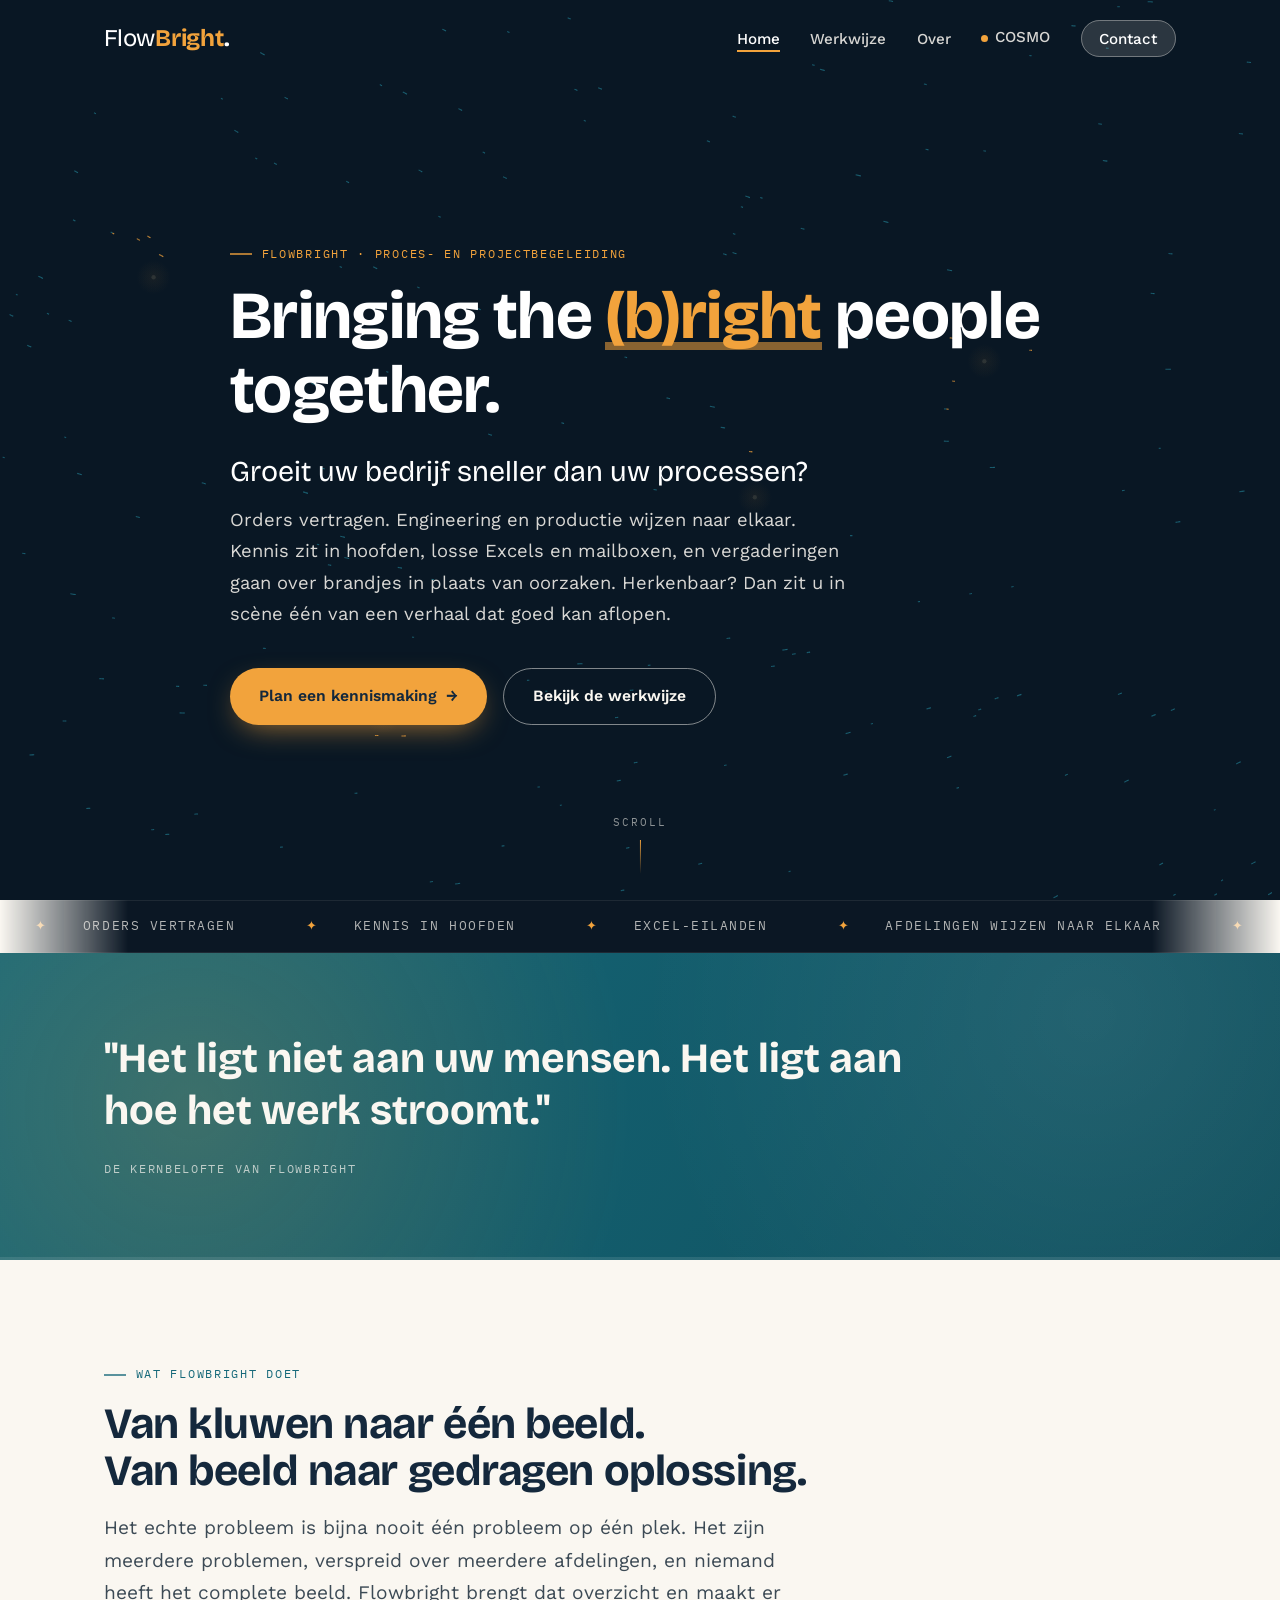
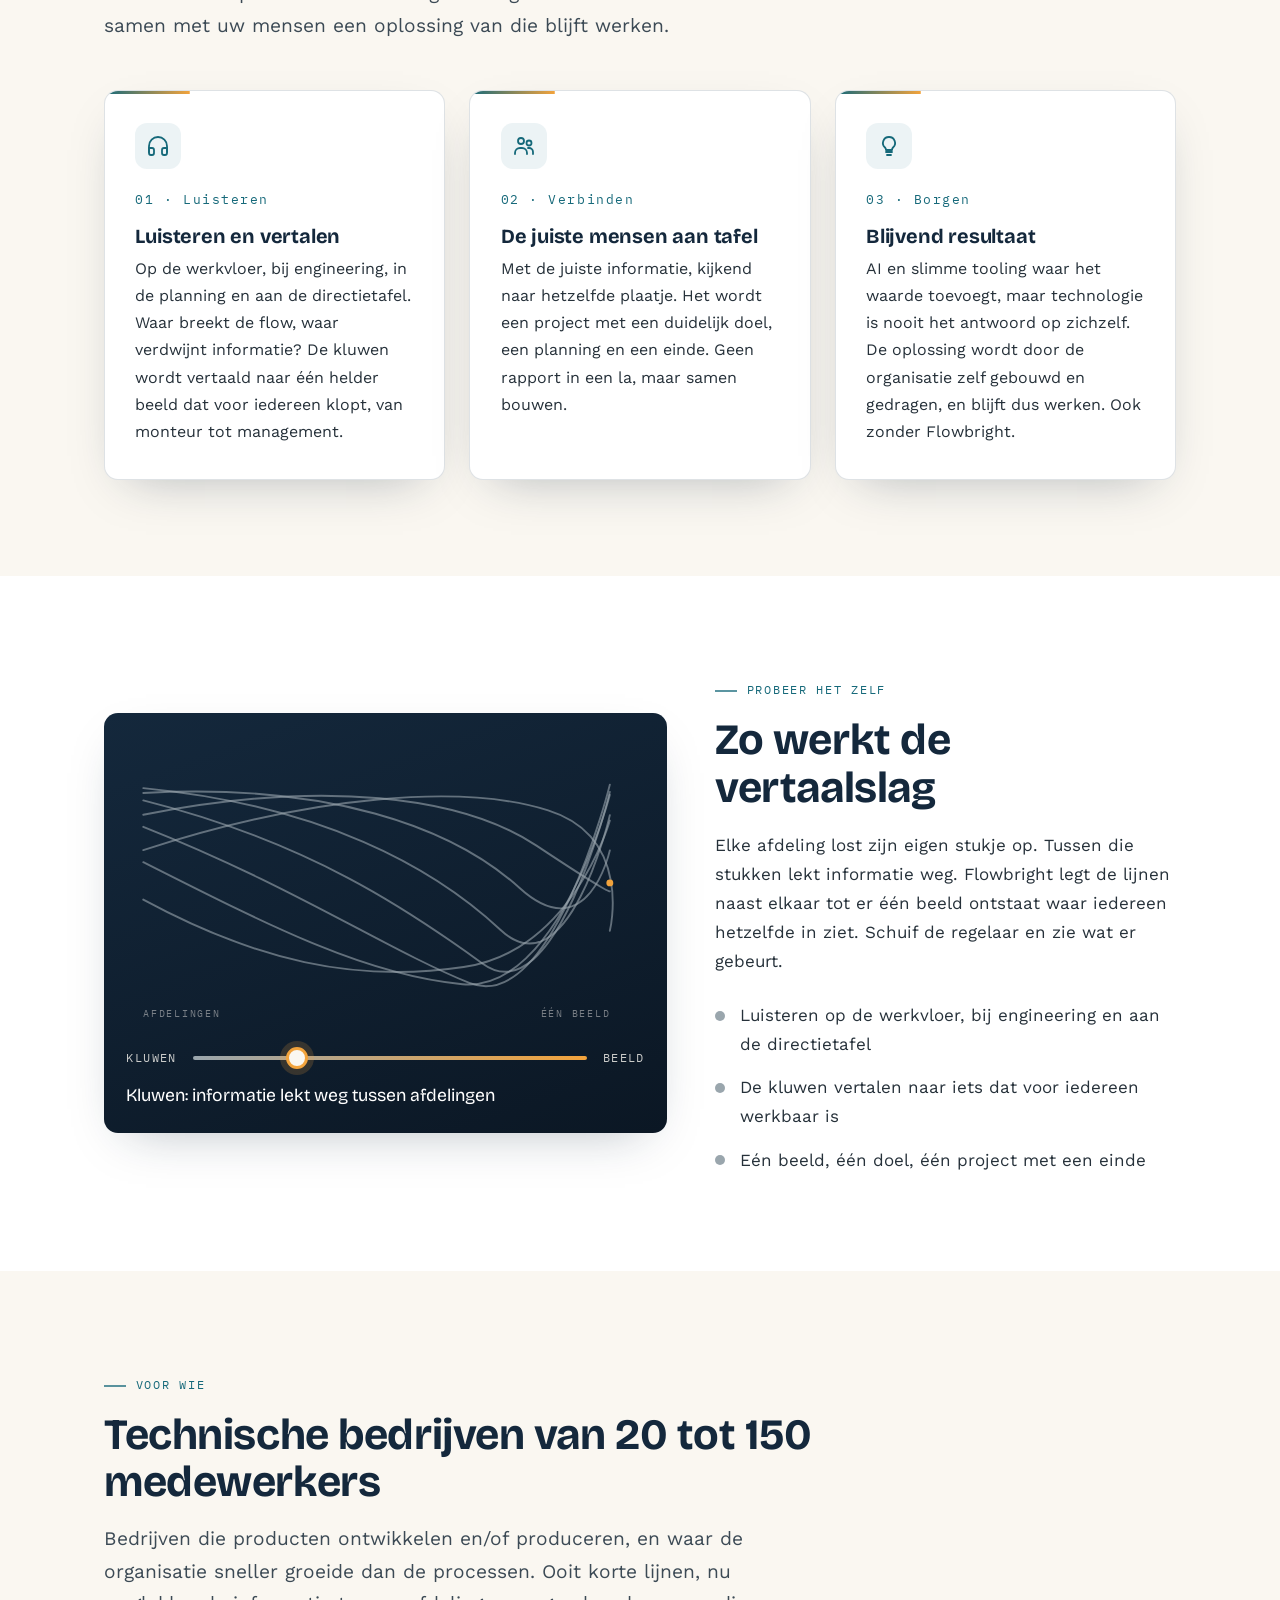
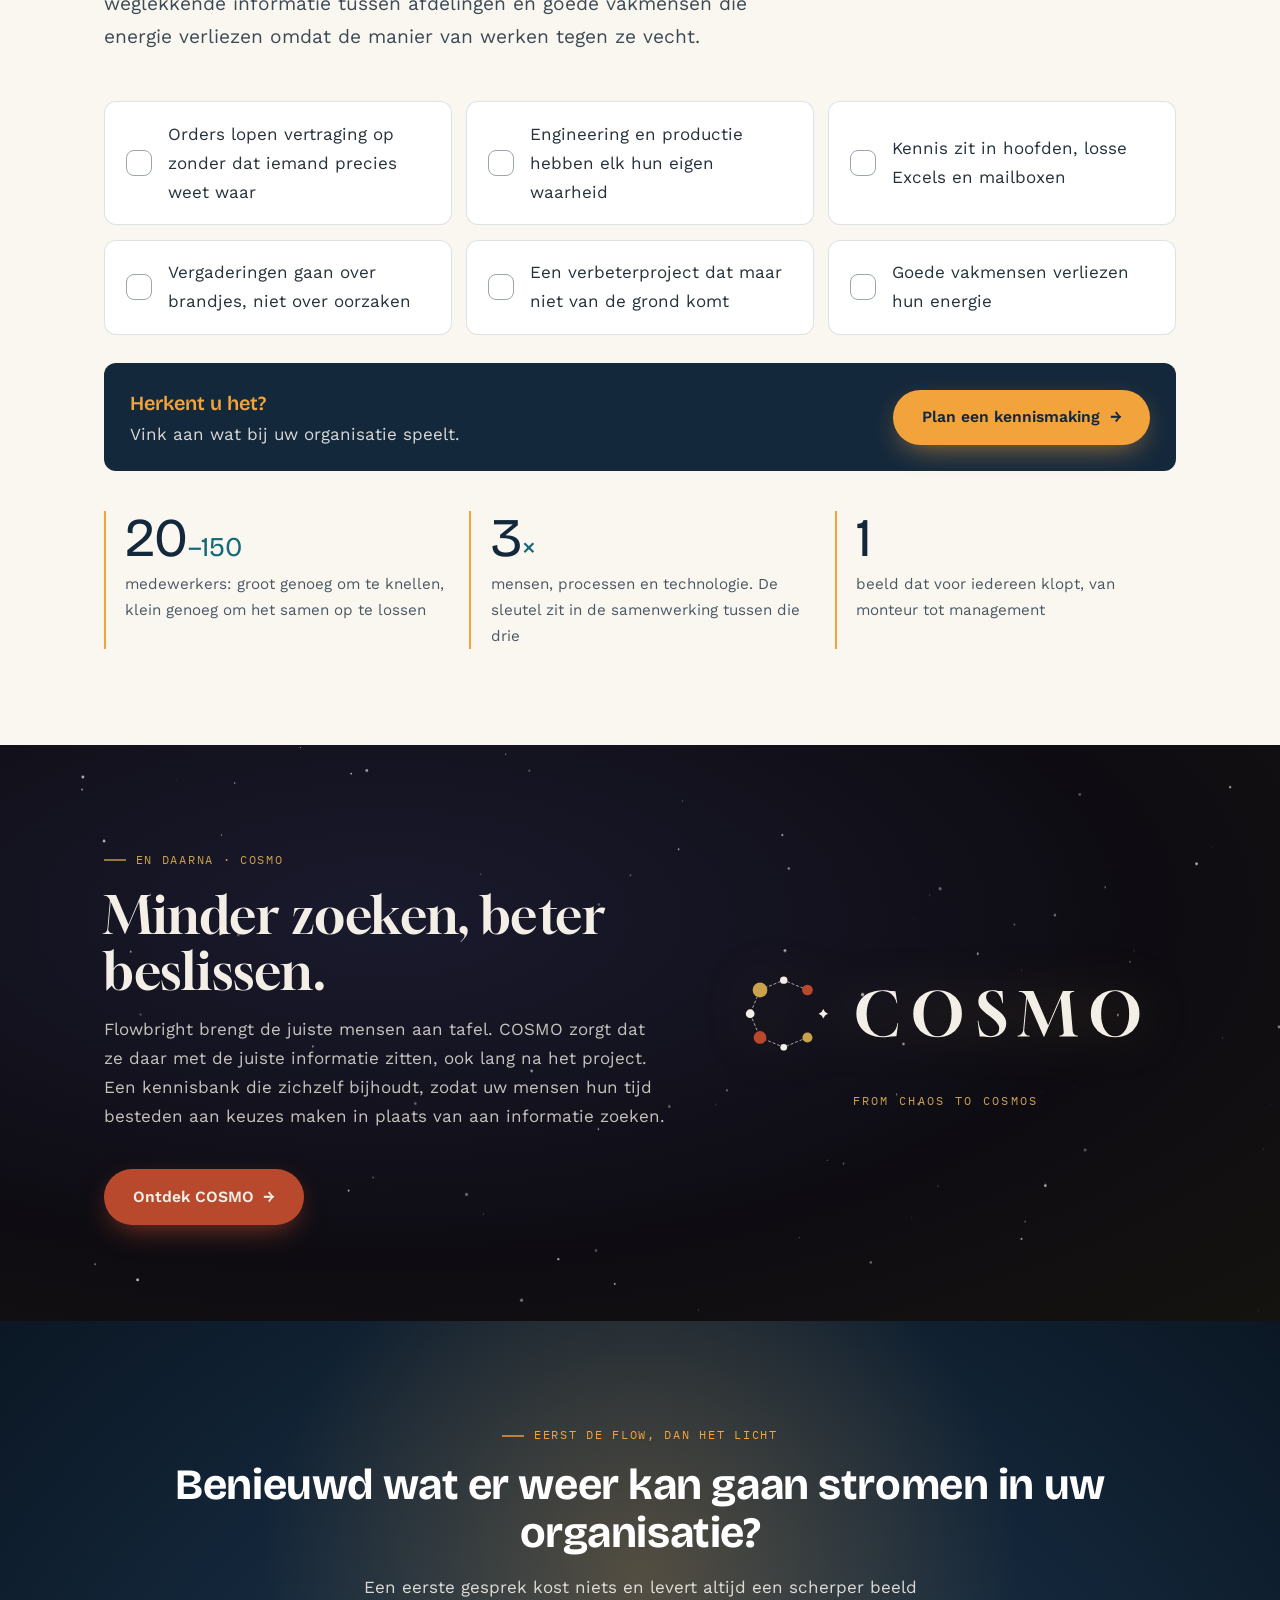
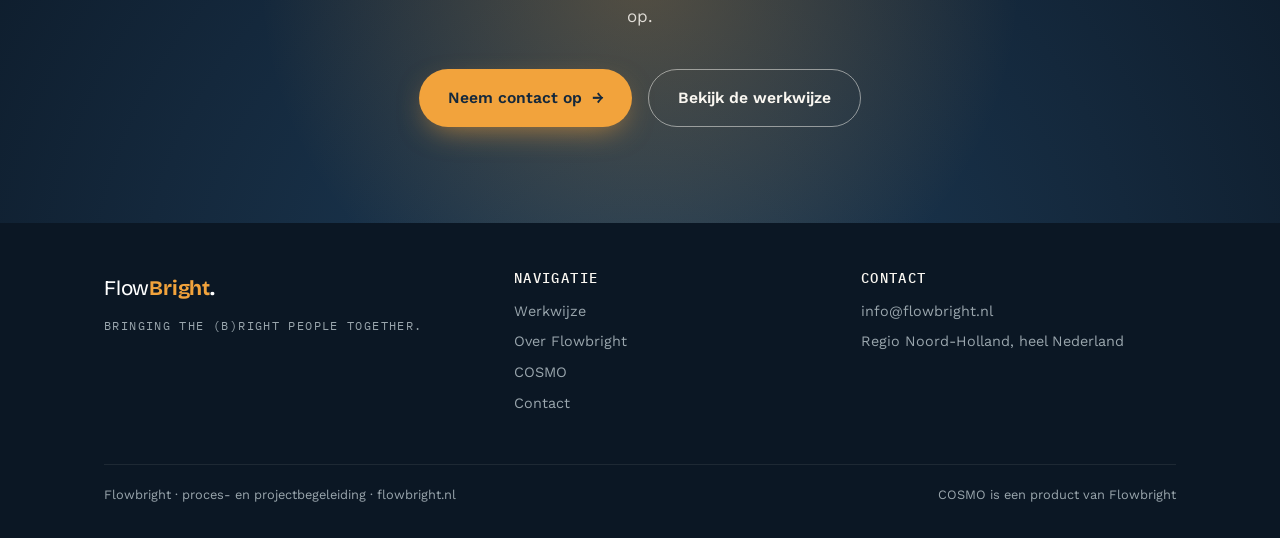
<file: index.html>
<!DOCTYPE html>
<html lang="nl">
<head>
  <meta charset="UTF-8">
  <meta name="viewport" content="width=device-width, initial-scale=1.0">
  <title>Flowbright — proces- en projectbegeleiding voor technische bedrijven</title>
  <meta name="description" content="Flowbright helpt technische bedrijven waar de groei sneller ging dan de processen. Van probleem tot gedragen oplossing. Met COSMO blijft de kennis daarna stromen.">
  <link rel="preconnect" href="https://fonts.googleapis.com">
  <link rel="preconnect" href="https://fonts.gstatic.com" crossorigin>
  <link href="https://fonts.googleapis.com/css2?family=Bricolage+Grotesque:wght@400;700&family=Work+Sans:wght@400;500;600&family=IBM+Plex+Mono:wght@400;500&family=Gloock&display=swap" rel="stylesheet">
  <link rel="icon" href="favicon.ico" sizes="48x48">
  <link rel="icon" href="favicon.svg" type="image/svg+xml">
  <link rel="apple-touch-icon" href="apple-touch-icon.png">
  <link rel="manifest" href="site.webmanifest">
  <meta name="theme-color" content="#14283C">
  <link rel="stylesheet" href="style.css">
</head>
<body>

<header class="site-header transparant">
  <nav class="nav">
    <a class="wordmark" href="index.html"><span class="flow">Flow</span><span class="bright">Bright</span><span class="dot">.</span></a>
    <button class="menu-knop" aria-label="Menu" aria-expanded="false"><span></span><span></span><span></span></button>
    <ul class="nav-links">
      <li><a href="index.html" class="actief">Home</a></li>
      <li><a href="werkwijze.html">Werkwijze</a></li>
      <li><a href="over.html">Over</a></li>
      <li><a href="cosmo.html" class="nav-cosmo"><span class="ster"></span>COSMO</a></li>
      <li><a href="contact.html" class="nav-cta">Contact</a></li>
    </ul>
  </nav>
</header>

<div class="hero">
  <canvas id="stroomveld" aria-hidden="true"></canvas>
  <div class="container">
    <span class="label verschijn">Flowbright · proces- en projectbegeleiding</span>
    <h1 class="woorden">Bringing the <span class="licht">(b)right</span> people together.</h1>
    <p class="vraag verschijn">Groeit uw bedrijf sneller dan uw processen?</p>
    <p class="verschijn">Orders vertragen. Engineering en productie wijzen naar elkaar. Kennis zit in hoofden, losse Excels en mailboxen, en vergaderingen gaan over brandjes in plaats van oorzaken. Herkenbaar? Dan zit u in scène één van een verhaal dat goed kan aflopen.</p>
    <div class="knoppen verschijn verschijn-2">
      <a class="knop knop-primair" href="contact.html">Plan een kennismaking <span class="pijl">→</span></a>
      <a class="knop knop-secundair" href="werkwijze.html">Bekijk de werkwijze</a>
    </div>
  </div>
  <div class="hero-bottom">Scroll</div>
</div>

<div class="ticker" aria-hidden="true">
  <div class="ticker-baan">
    <span>Orders vertragen</span><span>Kennis in hoofden</span><span>Excel-eilanden</span><span>Afdelingen wijzen naar elkaar</span><span>Vergaderen over brandjes</span><span>Niemand heeft het hele plaatje</span><span>Goede mensen verliezen energie</span>
    <span>Orders vertragen</span><span>Kennis in hoofden</span><span>Excel-eilanden</span><span>Afdelingen wijzen naar elkaar</span><span>Vergaderen over brandjes</span><span>Niemand heeft het hele plaatje</span><span>Goede mensen verliezen energie</span>
  </div>
</div>

<div class="kernbelofte">
  <div class="container">
    <blockquote data-reveal>"Het ligt niet aan uw mensen. Het ligt aan hoe het werk stroomt."</blockquote>
    <p class="bron" data-reveal style="--d:1">De kernbelofte van Flowbright</p>
  </div>
  <div class="stroomlijn"></div>
</div>

<section>
  <div class="container">
    <div class="sectie-kop">
      <span class="label" data-reveal>Wat Flowbright doet</span>
      <h2 data-reveal style="--d:1">Van kluwen naar één beeld.<br>Van beeld naar gedragen oplossing.</h2>
      <p class="intro" data-reveal style="--d:2">Het echte probleem is bijna nooit één probleem op één plek. Het zijn meerdere problemen, verspreid over meerdere afdelingen, en niemand heeft het complete beeld. Flowbright brengt dat overzicht en maakt er samen met uw mensen een oplossing van die blijft werken.</p>
    </div>
    <div class="kaarten">
      <div class="kaart" data-reveal>
        <div class="icoon"><svg viewBox="0 0 24 24" fill="none" stroke="currentColor" stroke-width="1.8" stroke-linecap="round" stroke-linejoin="round"><path d="M3 18v-6a9 9 0 0 1 18 0v6"/><path d="M21 19a2 2 0 0 1-2 2h-1a2 2 0 0 1-2-2v-3a2 2 0 0 1 2-2h3zM3 19a2 2 0 0 0 2 2h1a2 2 0 0 0 2-2v-3a2 2 0 0 0-2-2H3z"/></svg></div>
        <span class="nummer">01 · Luisteren</span>
        <h3>Luisteren en vertalen</h3>
        <p>Op de werkvloer, bij engineering, in de planning en aan de directietafel. Waar breekt de flow, waar verdwijnt informatie? De kluwen wordt vertaald naar één helder beeld dat voor iedereen klopt, van monteur tot management.</p>
      </div>
      <div class="kaart" data-reveal style="--d:1">
        <div class="icoon"><svg viewBox="0 0 24 24" fill="none" stroke="currentColor" stroke-width="1.8" stroke-linecap="round" stroke-linejoin="round"><circle cx="9" cy="7" r="3"/><circle cx="17" cy="9" r="2.5"/><path d="M3 20v-1a5 5 0 0 1 5-5h2a5 5 0 0 1 5 5v1"/><path d="M16 14h1a4 4 0 0 1 4 4v2"/></svg></div>
        <span class="nummer">02 · Verbinden</span>
        <h3>De juiste mensen aan tafel</h3>
        <p>Met de juiste informatie, kijkend naar hetzelfde plaatje. Het wordt een project met een duidelijk doel, een planning en een einde. Geen rapport in een la, maar samen bouwen.</p>
      </div>
      <div class="kaart" data-reveal style="--d:2">
        <div class="icoon"><svg viewBox="0 0 24 24" fill="none" stroke="currentColor" stroke-width="1.8" stroke-linecap="round" stroke-linejoin="round"><path d="M9 18h6M10 21h4"/><path d="M12 3a6 6 0 0 0-4 10.5c.6.6 1 1.3 1 2.5h6c0-1.2.4-1.9 1-2.5A6 6 0 0 0 12 3z"/></svg></div>
        <span class="nummer">03 · Borgen</span>
        <h3>Blijvend resultaat</h3>
        <p>AI en slimme tooling waar het waarde toevoegt, maar technologie is nooit het antwoord op zichzelf. De oplossing wordt door de organisatie zelf gebouwd en gedragen, en blijft dus werken. Ook zonder Flowbright.</p>
      </div>
    </div>
  </div>
</section>

<section class="kluwen">
  <div class="container">
    <div class="kluwen-paneel">
      <div class="kluwen-figuur" data-reveal>
        <svg id="kluwen-svg" viewBox="0 0 600 340" aria-label="Animatie: van kluwen naar één beeld">
          <defs>
            <radialGradient id="knoopgloed"><stop offset="0" stop-color="#F2A33C" stop-opacity=".9"/><stop offset="1" stop-color="#F2A33C" stop-opacity="0"/></radialGradient>
          </defs>
          <path class="lijn" d=""/><path class="lijn" d=""/><path class="lijn" d=""/><path class="lijn" d=""/><path class="lijn" d=""/><path class="lijn" d=""/><path class="lijn" d=""/><path class="lijn" d=""/>
          <circle class="knoop" cx="560" cy="170" r="6" fill="url(#knoopgloed)" opacity="0"/>
          <circle cx="560" cy="170" r="4" fill="#F2A33C"/>
          <text x="20" y="325" fill="rgba(250,247,241,.45)" font-family="IBM Plex Mono, monospace" font-size="11" letter-spacing="2">AFDELINGEN</text>
          <text x="480" y="325" fill="rgba(250,247,241,.45)" font-family="IBM Plex Mono, monospace" font-size="11" letter-spacing="2">ÉÉN BEELD</text>
        </svg>
        <div class="kluwen-bediening">
          <span>Kluwen</span>
          <input id="kluwen-slider" type="range" min="0" max="100" value="0" aria-label="Schuif van kluwen naar één beeld">
          <span>Beeld</span>
        </div>
        <div id="kluwen-status" class="kluwen-status">Kluwen: informatie lekt weg tussen afdelingen</div>
      </div>
      <div class="kluwen-tekst">
        <span class="label" data-reveal>Probeer het zelf</span>
        <h2 data-reveal style="--d:1">Zo werkt de vertaalslag</h2>
        <p data-reveal style="--d:2">Elke afdeling lost zijn eigen stukje op. Tussen die stukken lekt informatie weg. Flowbright legt de lijnen naast elkaar tot er één beeld ontstaat waar iedereen hetzelfde in ziet. Schuif de regelaar en zie wat er gebeurt.</p>
        <ul class="stappen" data-reveal style="--d:3">
          <li><span class="bol"></span><span>Luisteren op de werkvloer, bij engineering en aan de directietafel</span></li>
          <li><span class="bol"></span><span>De kluwen vertalen naar iets dat voor iedereen werkbaar is</span></li>
          <li><span class="bol"></span><span>Eén beeld, één doel, één project met een einde</span></li>
        </ul>
      </div>
    </div>
  </div>
</section>

<section>
  <div class="container">
    <div class="sectie-kop">
      <span class="label" data-reveal>Voor wie</span>
      <h2 data-reveal style="--d:1">Technische bedrijven van 20 tot 150 medewerkers</h2>
      <p class="intro" data-reveal style="--d:2">Bedrijven die producten ontwikkelen en/of produceren, en waar de organisatie sneller groeide dan de processen. Ooit korte lijnen, nu weglekkende informatie tussen afdelingen en goede vakmensen die energie verliezen omdat de manier van werken tegen ze vecht.</p>
    </div>
    <div class="herken-lijst" data-reveal>
      <button class="herken-item" type="button"><span class="vink"><svg viewBox="0 0 24 24" fill="none" stroke="#14283C" stroke-width="3" stroke-linecap="round" stroke-linejoin="round"><path d="M5 12l5 5L20 7"/></svg></span>Orders lopen vertraging op zonder dat iemand precies weet waar</button>
      <button class="herken-item" type="button"><span class="vink"><svg viewBox="0 0 24 24" fill="none" stroke="#14283C" stroke-width="3" stroke-linecap="round" stroke-linejoin="round"><path d="M5 12l5 5L20 7"/></svg></span>Engineering en productie hebben elk hun eigen waarheid</button>
      <button class="herken-item" type="button"><span class="vink"><svg viewBox="0 0 24 24" fill="none" stroke="#14283C" stroke-width="3" stroke-linecap="round" stroke-linejoin="round"><path d="M5 12l5 5L20 7"/></svg></span>Kennis zit in hoofden, losse Excels en mailboxen</button>
      <button class="herken-item" type="button"><span class="vink"><svg viewBox="0 0 24 24" fill="none" stroke="#14283C" stroke-width="3" stroke-linecap="round" stroke-linejoin="round"><path d="M5 12l5 5L20 7"/></svg></span>Vergaderingen gaan over brandjes, niet over oorzaken</button>
      <button class="herken-item" type="button"><span class="vink"><svg viewBox="0 0 24 24" fill="none" stroke="#14283C" stroke-width="3" stroke-linecap="round" stroke-linejoin="round"><path d="M5 12l5 5L20 7"/></svg></span>Een verbeterproject dat maar niet van de grond komt</button>
      <button class="herken-item" type="button"><span class="vink"><svg viewBox="0 0 24 24" fill="none" stroke="#14283C" stroke-width="3" stroke-linecap="round" stroke-linejoin="round"><path d="M5 12l5 5L20 7"/></svg></span>Goede vakmensen verliezen hun energie</button>
    </div>
    <div class="herken-uitkomst" id="herken-uitkomst" data-reveal>
      <div><strong>Herkent u het?</strong><p>Vink aan wat bij uw organisatie speelt.</p></div>
      <a class="knop knop-primair" href="contact.html">Plan een kennismaking <span class="pijl">→</span></a>
    </div>
    <div class="feiten">
      <div class="feit" data-reveal><div class="getal">20<small>–150</small></div><p>medewerkers: groot genoeg om te knellen, klein genoeg om het samen op te lossen</p></div>
      <div class="feit" data-reveal style="--d:1"><div class="getal">3<small>×</small></div><p>mensen, processen en technologie. De sleutel zit in de samenwerking tussen die drie</p></div>
      <div class="feit" data-reveal style="--d:2"><div class="getal">1</div><p>beeld dat voor iedereen klopt, van monteur tot management</p></div>
    </div>
  </div>
</section>

<section class="cosmo-teaser">
  <canvas id="mini-sterren" aria-hidden="true"></canvas>
  <div class="container">
    <div>
      <span class="label" data-reveal>En daarna · COSMO</span>
      <h2 data-reveal style="--d:1">Minder zoeken, beter beslissen.</h2>
      <p data-reveal style="--d:2">Flowbright brengt de juiste mensen aan tafel. COSMO zorgt dat ze daar met de juiste informatie zitten, ook lang na het project. Een kennisbank die zichzelf bijhoudt, zodat uw mensen hun tijd besteden aan keuzes maken in plaats van aan informatie zoeken.</p>
      <div class="knoppen" data-reveal style="--d:3">
        <a class="knop knop-primair" href="cosmo.html">Ontdek COSMO <span class="pijl">→</span></a>
      </div>
    </div>
    <div class="cosmo-merk" data-reveal style="--d:1">
      <svg xmlns="http://www.w3.org/2000/svg" viewBox="0 0 728 191" aria-label="COSMO"><path d="M134.74 56.26 L95.5 40 L56.26 56.26 L40 95.5 L56.26 134.74 L95.5 151 L134.74 134.74" stroke="#F3EFE6" stroke-width="1.11" stroke-dasharray="3.61 4.44" fill="none" stroke-linecap="round"/><circle cx="134.74" cy="56.26" r="8.88" fill="#B9492C"/><circle cx="95.5" cy="40" r="6.11" fill="#F3EFE6"/><circle cx="56.26" cy="56.26" r="12.21" fill="#C9A24B"/><circle cx="40" cy="95.5" r="7.21" fill="#F3EFE6"/><circle cx="56.26" cy="134.74" r="10.54" fill="#B9492C"/><circle cx="95.5" cy="151" r="5.55" fill="#F3EFE6"/><circle cx="134.74" cy="134.74" r="8.32" fill="#C9A24B"/><path d="M160.99 87.73l2.87 4.9 4.9 2.87-4.9 2.87-2.87 4.9-2.87-4.9-4.9-2.87 4.9-2.87z" fill="#F3EFE6"/><g transform="translate(211.98 58)" fill="#F3EFE6"><path d="M47.2 76.4Q34.2 76.4 24.4 71.55Q14.6 66.7 9.15 57.9Q3.7 49.1 3.7 37.4Q3.7 25.6 9.15 16.9Q14.6 8.2 24.6 3.4Q34.6 -1.4 48.3 -1.4Q51.6 -1.4 53.8 -1.15Q56 -0.9 57.9 -0.6Q59.8 -0.3 62.25 -0.05Q64.7 0.2 68.4 0.2L71.4 20.2H70.4Q69.3 14.3 66.05 9.75Q62.8 5.2 57.95 2.55Q53.1 -0.1 47.2 -0.1Q41.4 -0.1 36.5 2.7Q31.6 5.5 28.1 10.5Q24.6 15.6 22.65 22.65Q20.7 29.7 20.7 38.1Q20.7 49.2 24.1 57.45Q27.5 65.7 33.7 70.25Q39.9 74.8 48.3 74.8Q57.9 74.8 64.15 69.05Q70.4 63.3 71.9 53H72.9L70 74.6Q65.3 74.6 61.7 75.05Q58.1 75.5 54.75 75.95Q51.4 76.4 47.2 76.4Z"/><path d="M138.1 76.4Q126.1 76.4 117.05 71.55Q108 66.7 102.95 57.95Q97.9 49.2 97.9 37.5Q97.9 25.8 102.95 17.05Q108 8.3 117.05 3.45Q126.1 -1.4 138.1 -1.4Q150.1 -1.4 159.15 3.45Q168.2 8.3 173.25 17.05Q178.3 25.8 178.3 37.5Q178.3 49.2 173.25 57.95Q168.2 66.7 159.15 71.55Q150.1 76.4 138.1 76.4ZM138.1 74.8Q143.3 74.8 147.6 72.1Q151.9 69.4 155 64.5Q158 59.6 159.65 52.7Q161.3 45.8 161.3 37.4Q161.3 29 159.65 22.05Q158 15.1 155 10.2Q151.9 5.3 147.6 2.6Q143.3 -0.1 138.1 -0.1Q132.9 -0.1 128.6 2.6Q124.3 5.3 121.3 10.2Q118.2 15.1 116.55 22.05Q114.9 29 114.9 37.4Q114.9 45.8 116.55 52.7Q118.2 59.6 121.3 64.5Q124.3 69.4 128.6 72.1Q132.9 74.8 138.1 74.8Z"/><path d="M225.5 76.4Q222.9 76.4 221.25 76.2Q219.6 76 218 75.7Q216.4 75.4 214.1 75.2Q211.8 75 207.8 75L204.3 49H205.5Q207 61.3 212.35 67.95Q217.7 74.6 226.1 74.6Q232.3 74.6 236.2 71.1Q240.1 67.6 240.1 62Q240.1 59.6 239.25 57.4Q238.4 55.2 236.4 52.7Q234.4 50.2 231.1 47.25Q227.8 44.3 222.9 40.6L218.8 37.5Q211.3 31.8 208.4 27.3Q205.5 22.8 205.5 17.5Q205.5 8.7 211.95 3.65Q218.4 -1.4 229 -1.4Q231.6 -1.4 233.25 -1.2Q234.9 -1 236.45 -0.7Q238 -0.4 240.1 -0.2Q242.2 0 245.5 0L246.5 20.2H245.5Q244.1 10.9 239.5 5.5Q234.9 0.1 228.4 0.1Q223.8 0.1 221.05 2.8Q218.3 5.5 218.3 10Q218.3 13.9 220.85 17.45Q223.4 21 229.7 25.7L234 28.9Q240.6 33.7 244.45 37.75Q248.3 41.8 250 45.6Q251.7 49.4 251.7 53.7Q251.7 60.3 248.4 65.4Q245.1 70.5 239.25 73.35Q233.4 76.2 225.5 76.4Z"/><path d="M314.1 76.4 286.1 12.2 281.4 64.8Q281 68.8 283.7 71.3Q286.4 73.8 290.3 74V75H270.3V74Q274.1 73.8 276.7 71.2Q279.3 68.6 279.7 64.7L284.7 9.4Q282.8 5.5 279.95 3.25Q277.1 1 272.6 1V0H296.6L321 56.5L345.4 0H364.1V1Q360.9 1 358.7 2.9Q356.5 4.8 356.7 8.1L361.8 67.3Q362.3 70.7 365.05 72.4Q367.8 74.1 370.5 74.1V75H339.5V74.1Q341.2 74.1 343 73.3Q344.8 72.5 345.95 71Q347.1 69.5 346.8 67.5L341.9 12.3Z"/><path d="M431.9 76.4Q419.9 76.4 410.85 71.55Q401.8 66.7 396.75 57.95Q391.7 49.2 391.7 37.5Q391.7 25.8 396.75 17.05Q401.8 8.3 410.85 3.45Q419.9 -1.4 431.9 -1.4Q443.9 -1.4 452.95 3.45Q462 8.3 467.05 17.05Q472.1 25.8 472.1 37.5Q472.1 49.2 467.05 57.95Q462 66.7 452.95 71.55Q443.9 76.4 431.9 76.4ZM431.9 74.8Q437.1 74.8 441.4 72.1Q445.7 69.4 448.8 64.5Q451.8 59.6 453.45 52.7Q455.1 45.8 455.1 37.4Q455.1 29 453.45 22.05Q451.8 15.1 448.8 10.2Q445.7 5.3 441.4 2.6Q437.1 -0.1 431.9 -0.1Q426.7 -0.1 422.4 2.6Q418.1 5.3 415.1 10.2Q412 15.1 410.35 22.05Q408.7 29 408.7 37.4Q408.7 45.8 410.35 52.7Q412 59.6 415.1 64.5Q418.1 69.4 422.4 72.1Q426.7 74.8 431.9 74.8Z"/></g></svg>
      <div class="cosmo-sub">From chaos to cosmos</div>
    </div>
  </div>
</section>

<div class="afsluiter">
  <div class="container">
    <span class="label" data-reveal style="color:#F2A33C">Eerst de flow, dan het licht</span>
    <h2 data-reveal style="--d:1">Benieuwd wat er weer kan gaan stromen in uw organisatie?</h2>
    <p data-reveal style="--d:2">Een eerste gesprek kost niets en levert altijd een scherper beeld op.</p>
    <div class="knoppen" data-reveal style="--d:3">
      <a class="knop knop-primair" href="contact.html">Neem contact op <span class="pijl">→</span></a>
      <a class="knop knop-secundair" href="werkwijze.html">Bekijk de werkwijze</a>
    </div>
  </div>
</div>

<footer class="op-donker">
  <div class="container">
    <div>
      <a class="wordmark" href="index.html"><span class="flow">Flow</span><span class="bright">Bright</span><span class="dot">.</span></a>
      <span class="tagline">Bringing the (b)right people together.</span>
    </div>
    <div>
      <h4>Navigatie</h4>
      <ul><li><a href="werkwijze.html">Werkwijze</a></li><li><a href="over.html">Over Flowbright</a></li><li><a href="cosmo.html">COSMO</a></li><li><a href="contact.html">Contact</a></li></ul>
    </div>
    <div>
      <h4>Contact</h4>
      <ul><li><a href="mailto:info@flowbright.nl">info@flowbright.nl</a></li><li>Regio Noord-Holland, heel Nederland</li></ul>
    </div>
    <div class="onder"><span>Flowbright · proces- en projectbegeleiding · flowbright.nl</span><span>COSMO is een product van Flowbright</span></div>
  </div>
</footer>

<script src="main.js"></script>
</body>
</html>
</file>
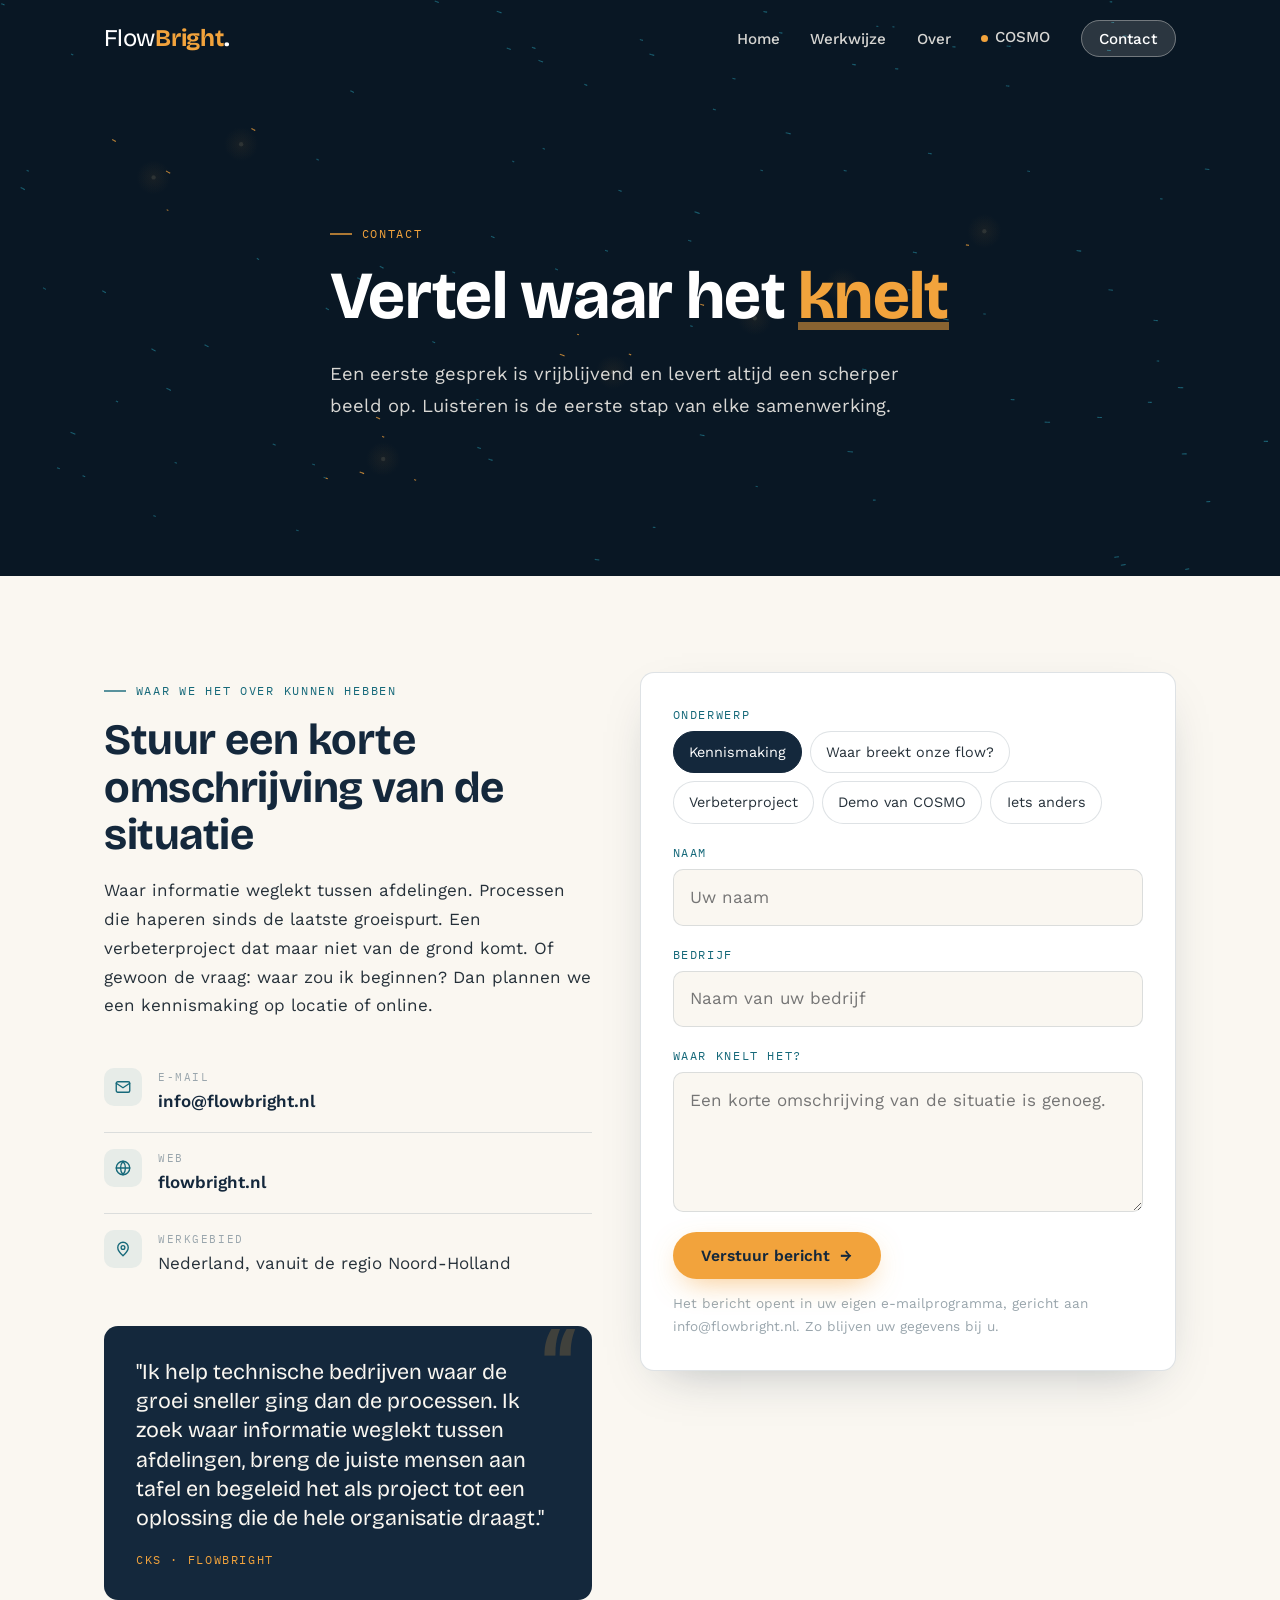
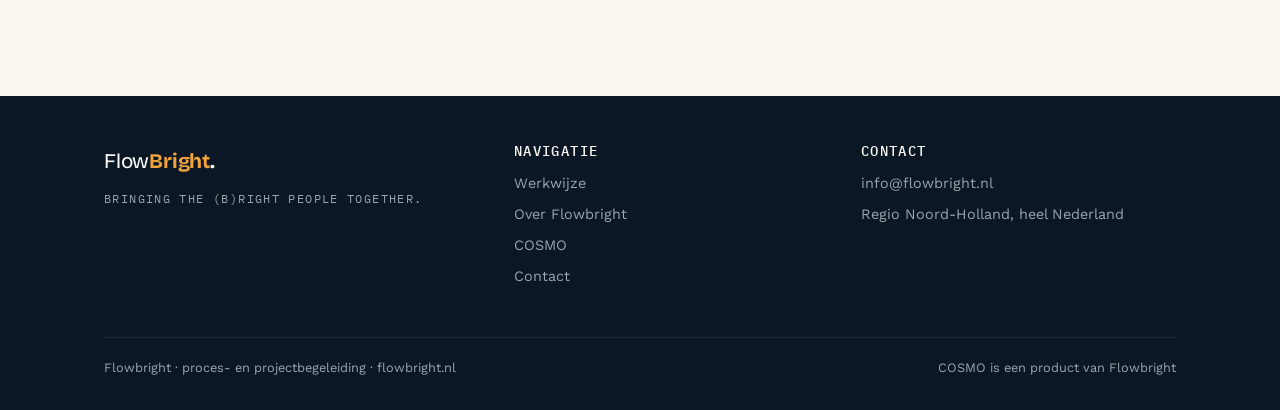
<file: contact.html>
<!DOCTYPE html>
<html lang="nl">
<head>
  <meta charset="UTF-8">
  <meta name="viewport" content="width=device-width, initial-scale=1.0">
  <title>Contact — Flowbright</title>
  <meta name="description" content="Vertel waar het knelt. Een eerste gesprek met Flowbright is vrijblijvend en levert altijd een scherper beeld op.">
  <link rel="preconnect" href="https://fonts.googleapis.com">
  <link rel="preconnect" href="https://fonts.gstatic.com" crossorigin>
  <link href="https://fonts.googleapis.com/css2?family=Bricolage+Grotesque:wght@400;700&family=Work+Sans:wght@400;500;600&family=IBM+Plex+Mono:wght@400;500&family=Gloock&display=swap" rel="stylesheet">
  <link rel="icon" href="favicon.ico" sizes="48x48">
  <link rel="icon" href="favicon.svg" type="image/svg+xml">
  <link rel="apple-touch-icon" href="apple-touch-icon.png">
  <link rel="manifest" href="site.webmanifest">
  <meta name="theme-color" content="#14283C">
  <link rel="stylesheet" href="style.css">
</head>
<body>

<header class="site-header transparant">
  <nav class="nav">
    <a class="wordmark" href="index.html"><span class="flow">Flow</span><span class="bright">Bright</span><span class="dot">.</span></a>
    <button class="menu-knop" aria-label="Menu" aria-expanded="false"><span></span><span></span><span></span></button>
    <ul class="nav-links">
      <li><a href="index.html">Home</a></li>
      <li><a href="werkwijze.html">Werkwijze</a></li>
      <li><a href="over.html">Over</a></li>
      <li><a href="cosmo.html" class="nav-cosmo"><span class="ster"></span>COSMO</a></li>
      <li><a href="contact.html" class="nav-cta actief">Contact</a></li>
    </ul>
  </nav>
</header>

<div class="hero hero-klein">
  <canvas id="stroomveld" aria-hidden="true"></canvas>
  <div class="container">
    <span class="label verschijn">Contact</span>
    <h1 class="woorden">Vertel waar het <span class="licht">knelt</span></h1>
    <p class="verschijn">Een eerste gesprek is vrijblijvend en levert altijd een scherper beeld op. Luisteren is de eerste stap van elke samenwerking.</p>
  </div>
</div>

<section>
  <div class="container">
    <div class="contact-raster">
      <div class="contact-gegevens">
        <span class="label" data-reveal>Waar we het over kunnen hebben</span>
        <h2 data-reveal style="--d:1">Stuur een korte omschrijving van de situatie</h2>
        <p data-reveal style="--d:2">Waar informatie weglekt tussen afdelingen. Processen die haperen sinds de laatste groeispurt. Een verbeterproject dat maar niet van de grond komt. Of gewoon de vraag: waar zou ik beginnen? Dan plannen we een kennismaking op locatie of online.</p>
        <div style="margin-top:2rem;--d:3" data-reveal>
          <div class="regel">
            <div class="icoon"><svg viewBox="0 0 24 24" fill="none" stroke="currentColor" stroke-width="1.8" stroke-linecap="round" stroke-linejoin="round"><rect x="3" y="5" width="18" height="14" rx="2"/><path d="M3 7l9 6 9-6"/></svg></div>
            <div><span>E-mail</span><a href="mailto:info@flowbright.nl">info@flowbright.nl</a></div>
          </div>
          <div class="regel">
            <div class="icoon"><svg viewBox="0 0 24 24" fill="none" stroke="currentColor" stroke-width="1.8" stroke-linecap="round" stroke-linejoin="round"><circle cx="12" cy="12" r="9"/><path d="M3 12h18M12 3a14 14 0 0 1 0 18M12 3a14 14 0 0 0 0 18"/></svg></div>
            <div><span>Web</span><a href="https://flowbright.nl">flowbright.nl</a></div>
          </div>
          <div class="regel">
            <div class="icoon"><svg viewBox="0 0 24 24" fill="none" stroke="currentColor" stroke-width="1.8" stroke-linecap="round" stroke-linejoin="round"><path d="M12 21s-7-6.2-7-11a7 7 0 0 1 14 0c0 4.8-7 11-7 11z"/><circle cx="12" cy="10" r="2.5"/></svg></div>
            <div><span>Werkgebied</span>Nederland, vanuit de regio Noord-Holland</div>
          </div>
        </div>
        <div class="citaat-kaart" style="margin-top:2rem" data-reveal>
          "Ik help technische bedrijven waar de groei sneller ging dan de processen. Ik zoek waar informatie weglekt tussen afdelingen, breng de juiste mensen aan tafel en begeleid het als project tot een oplossing die de hele organisatie draagt."
          <span class="bron">CKS · Flowbright</span>
        </div>
      </div>

      <form class="formulier" id="contact-formulier" data-reveal style="--d:1">
        <div class="veld">
          <label>Onderwerp</label>
          <div class="onderwerpen">
            <button type="button" class="onderwerp" data-key="kennismaking">Kennismaking</button>
            <button type="button" class="onderwerp" data-key="flow">Waar breekt onze flow?</button>
            <button type="button" class="onderwerp" data-key="project">Verbeterproject</button>
            <button type="button" class="onderwerp cosmo" data-key="cosmo">Demo van COSMO</button>
            <button type="button" class="onderwerp" data-key="anders">Iets anders</button>
          </div>
        </div>
        <div class="veld">
          <label for="naam">Naam</label>
          <input id="naam" type="text" required autocomplete="name" placeholder="Uw naam">
        </div>
        <div class="veld">
          <label for="bedrijf">Bedrijf</label>
          <input id="bedrijf" type="text" autocomplete="organization" placeholder="Naam van uw bedrijf">
        </div>
        <div class="veld">
          <label for="bericht">Waar knelt het?</label>
          <textarea id="bericht" required placeholder="Een korte omschrijving van de situatie is genoeg."></textarea>
        </div>
        <button class="knop knop-primair" type="submit">Verstuur bericht <span class="pijl">→</span></button>
        <p class="formulier-hint">Het bericht opent in uw eigen e-mailprogramma, gericht aan info@flowbright.nl. Zo blijven uw gegevens bij u.</p>
      </form>
    </div>
  </div>
</section>

<footer class="op-donker">
  <div class="container">
    <div>
      <a class="wordmark" href="index.html"><span class="flow">Flow</span><span class="bright">Bright</span><span class="dot">.</span></a>
      <span class="tagline">Bringing the (b)right people together.</span>
    </div>
    <div>
      <h4>Navigatie</h4>
      <ul><li><a href="werkwijze.html">Werkwijze</a></li><li><a href="over.html">Over Flowbright</a></li><li><a href="cosmo.html">COSMO</a></li><li><a href="contact.html">Contact</a></li></ul>
    </div>
    <div>
      <h4>Contact</h4>
      <ul><li><a href="mailto:info@flowbright.nl">info@flowbright.nl</a></li><li>Regio Noord-Holland, heel Nederland</li></ul>
    </div>
    <div class="onder"><span>Flowbright · proces- en projectbegeleiding · flowbright.nl</span><span>COSMO is een product van Flowbright</span></div>
  </div>
</footer>

<script src="main.js"></script>
</body>
</html>
</file>
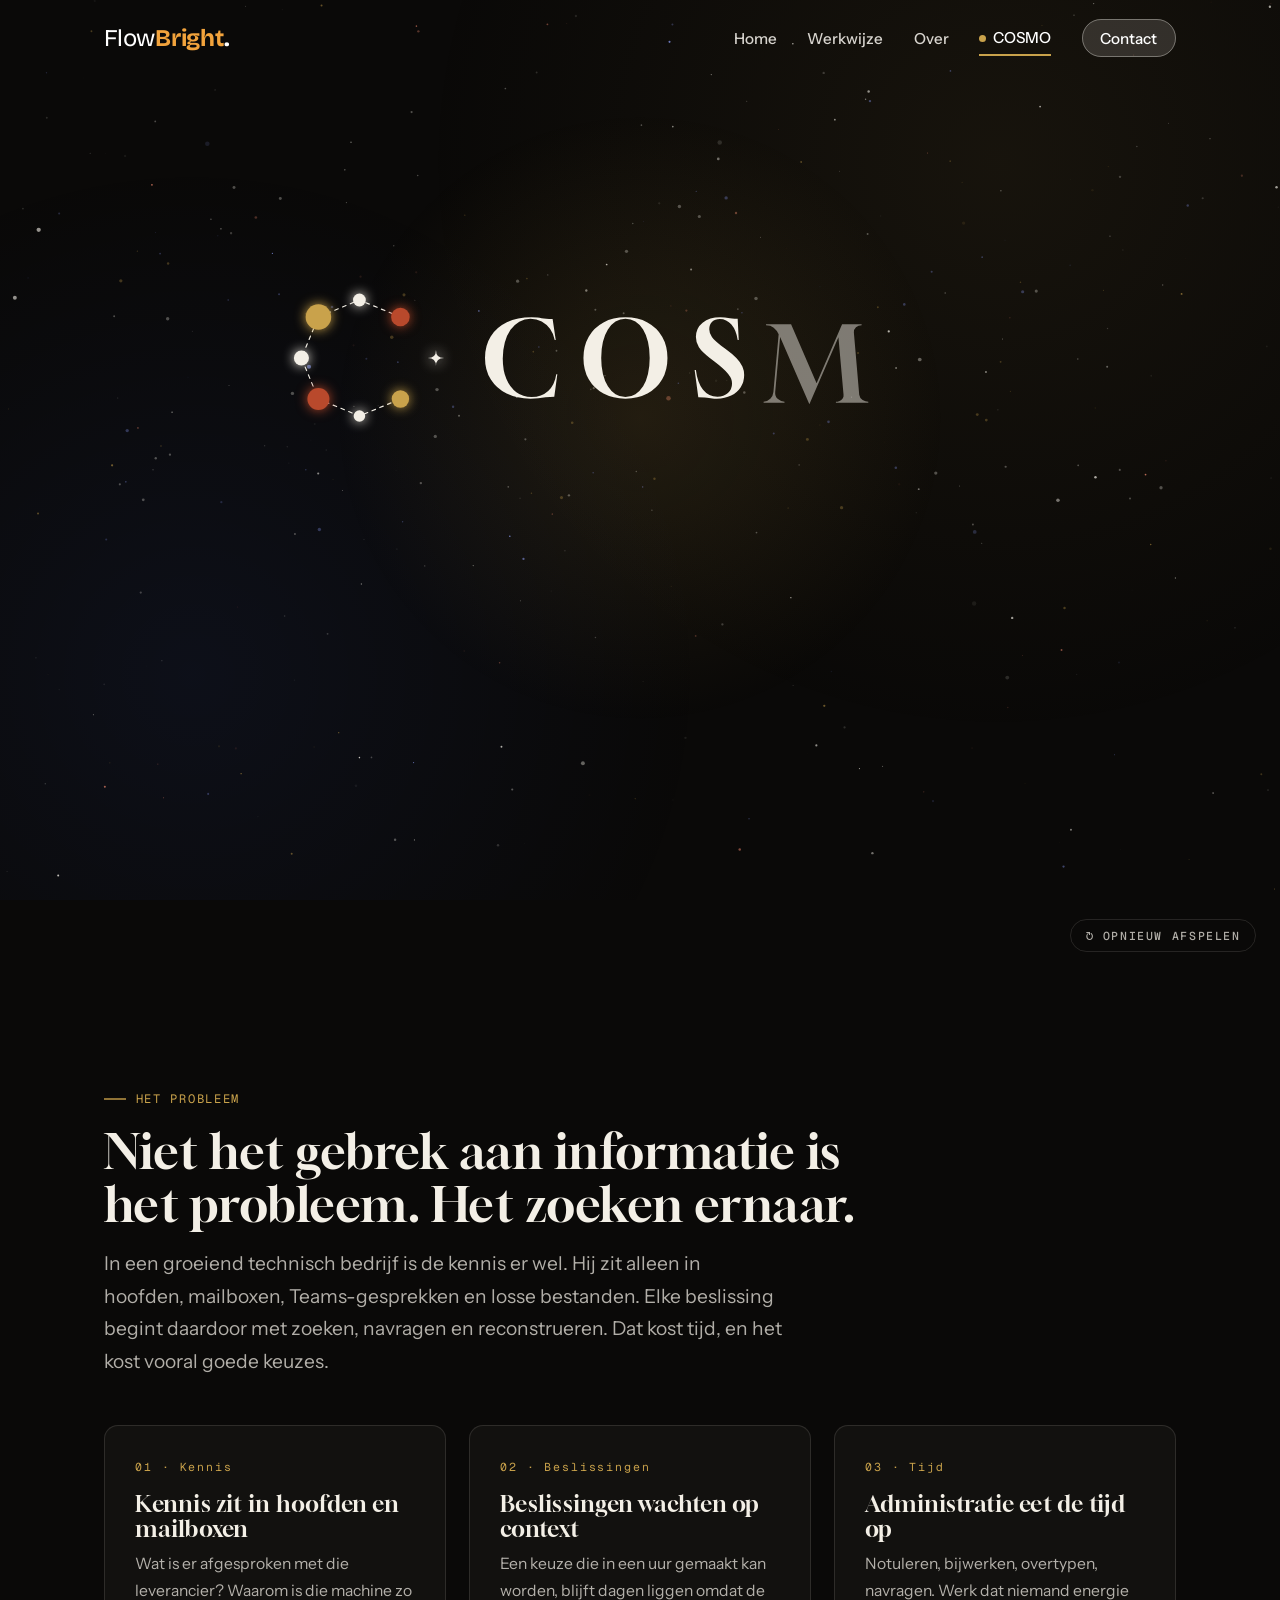
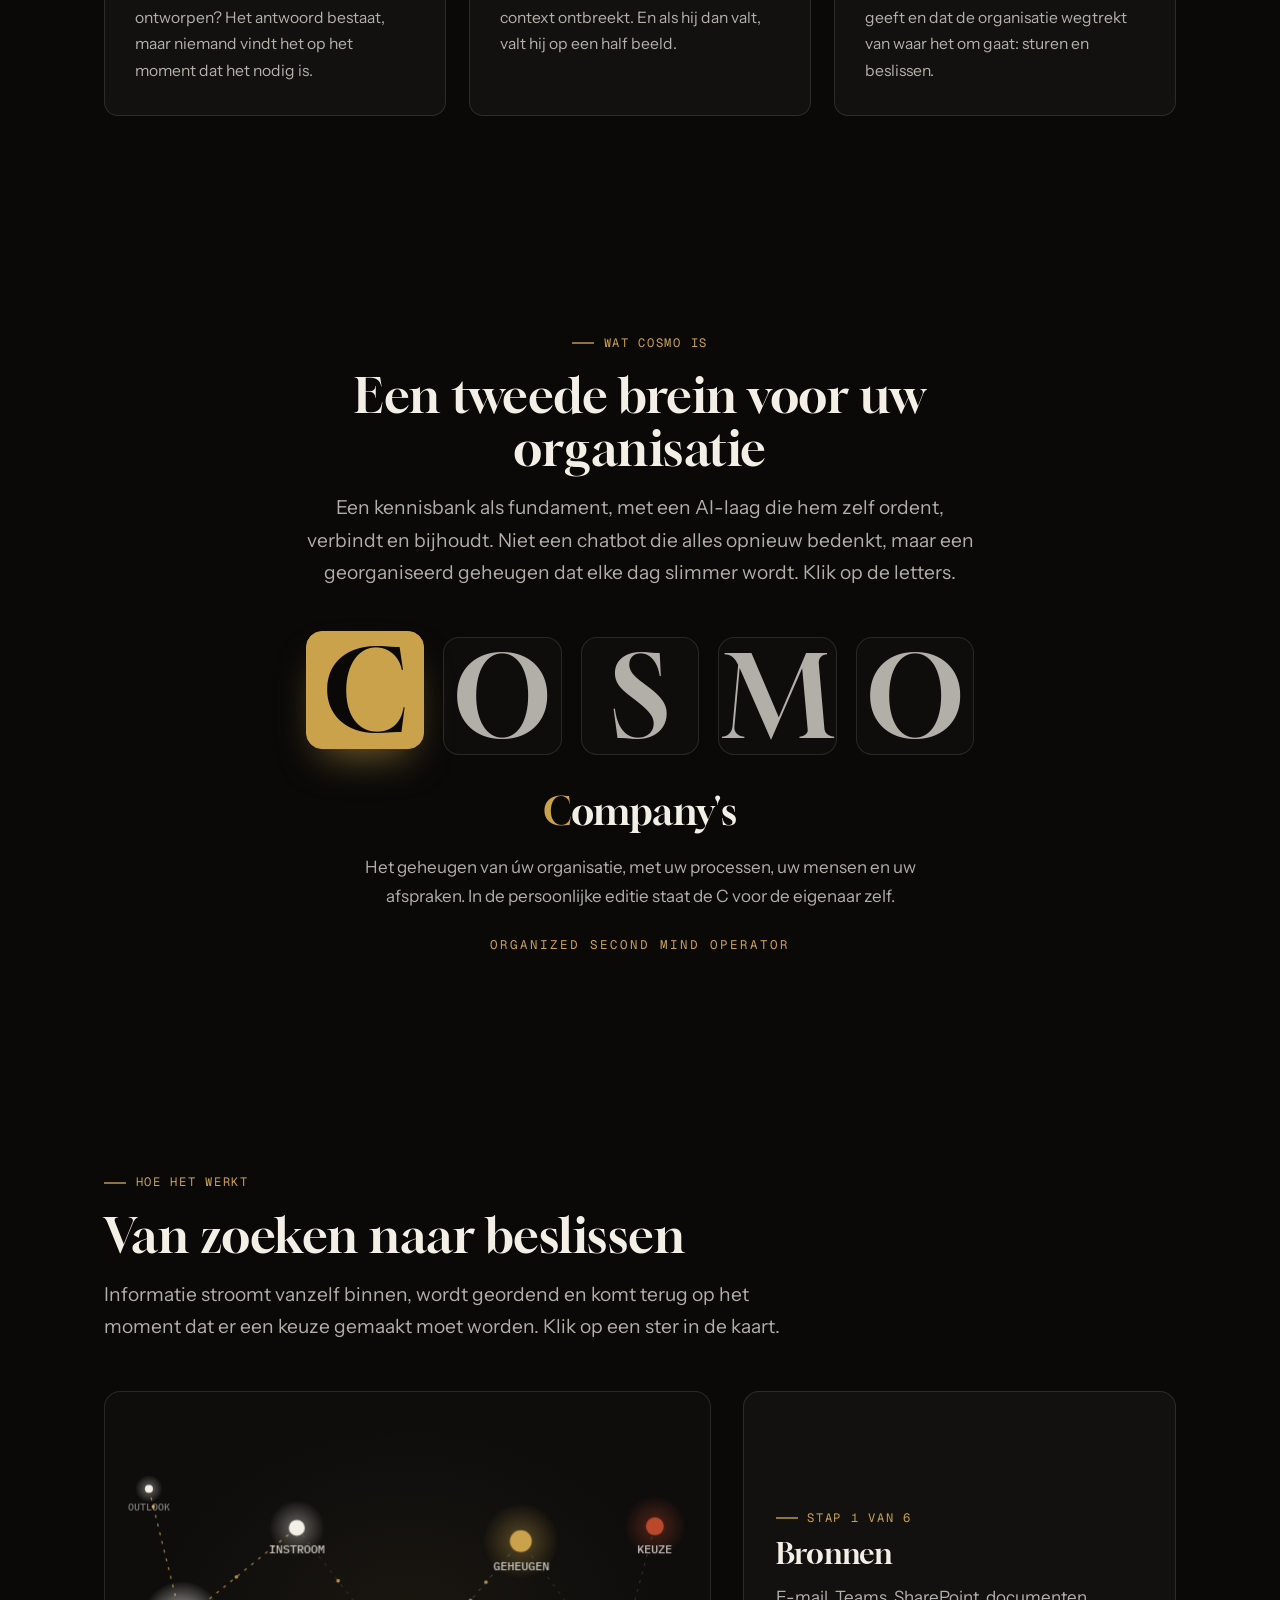
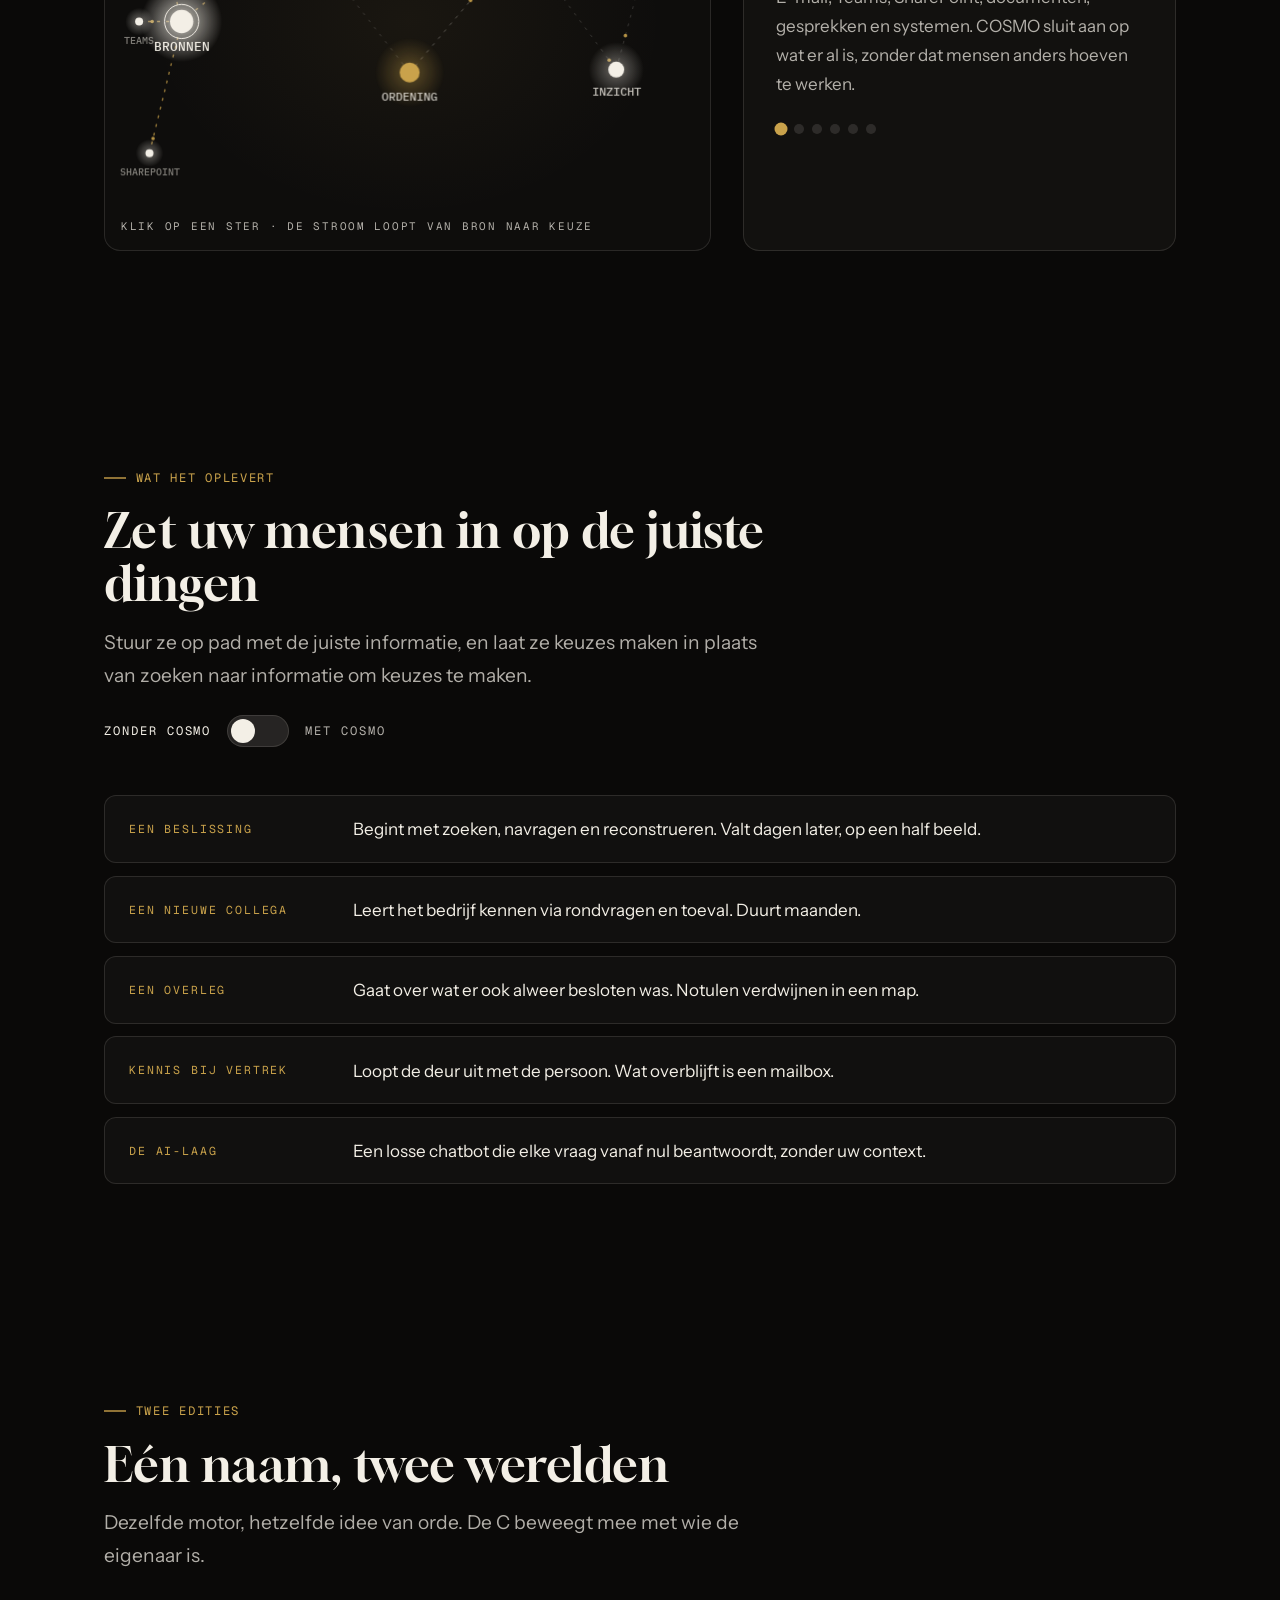
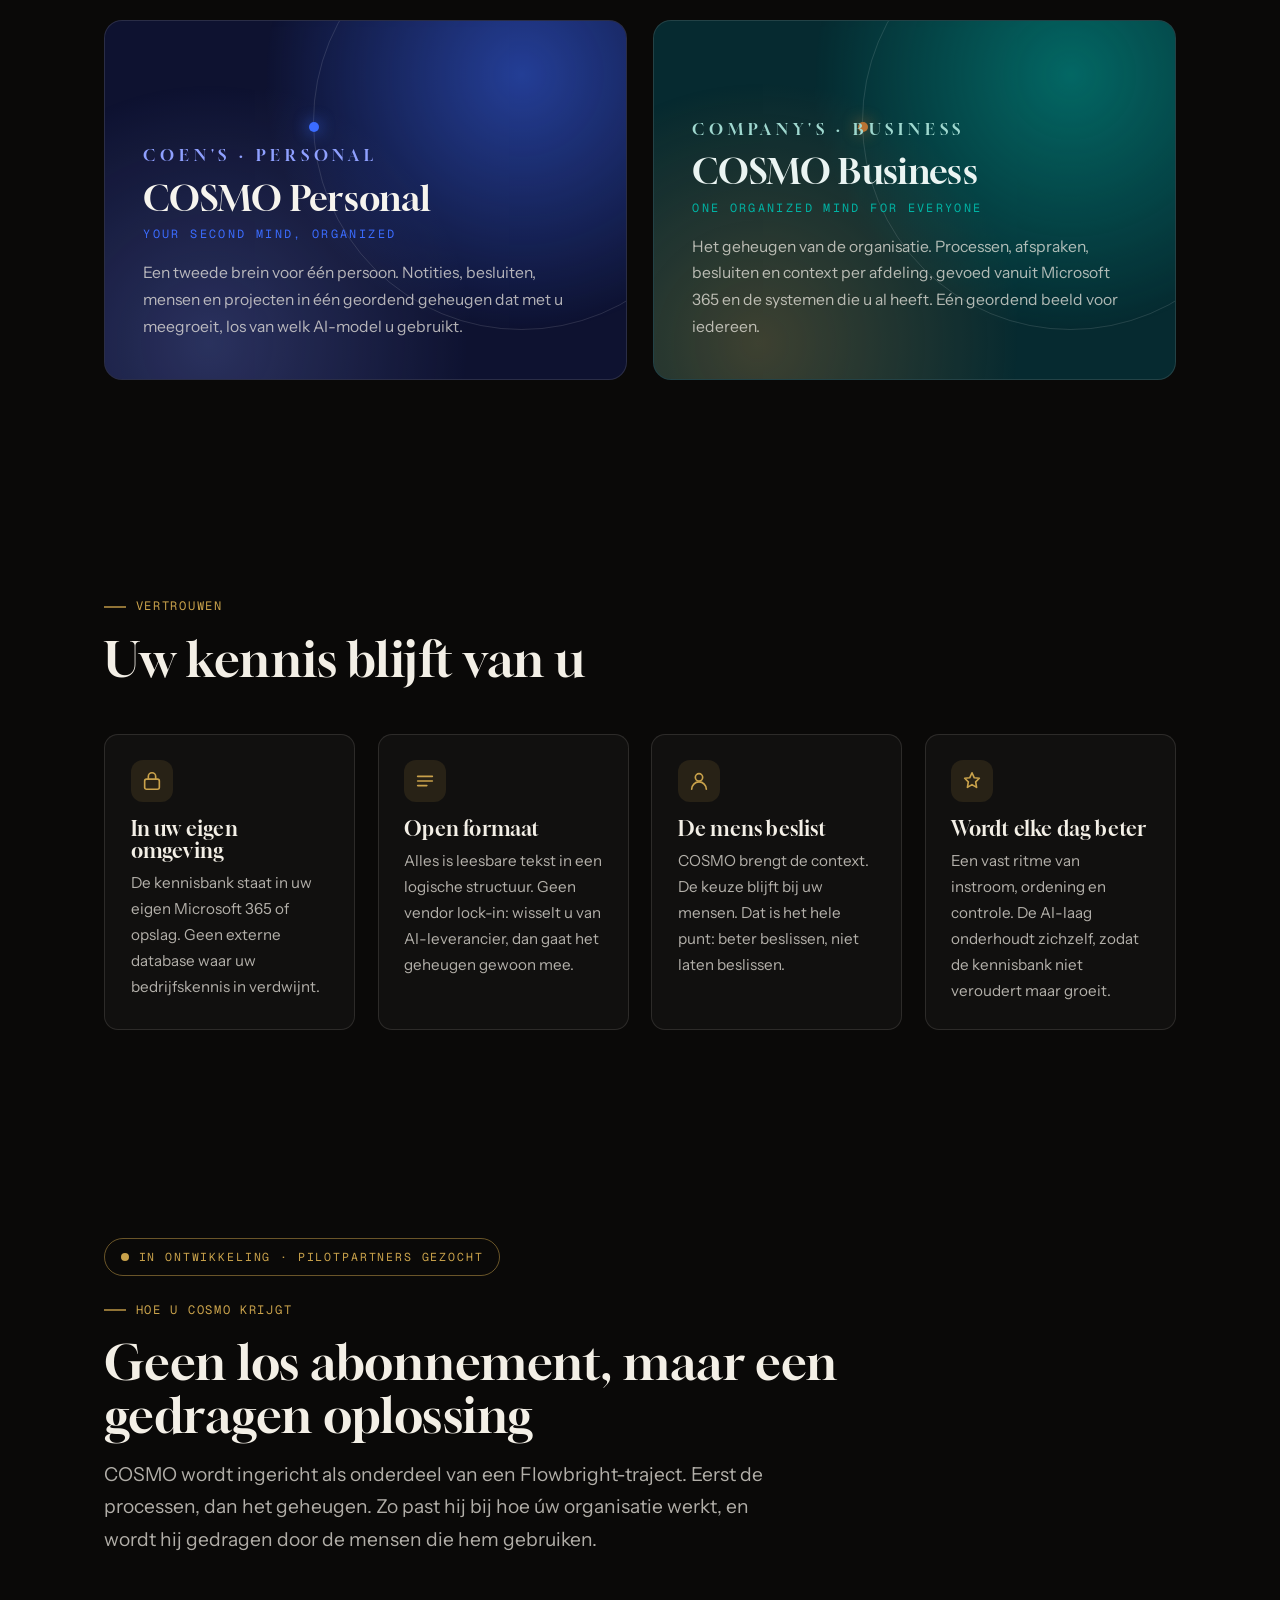
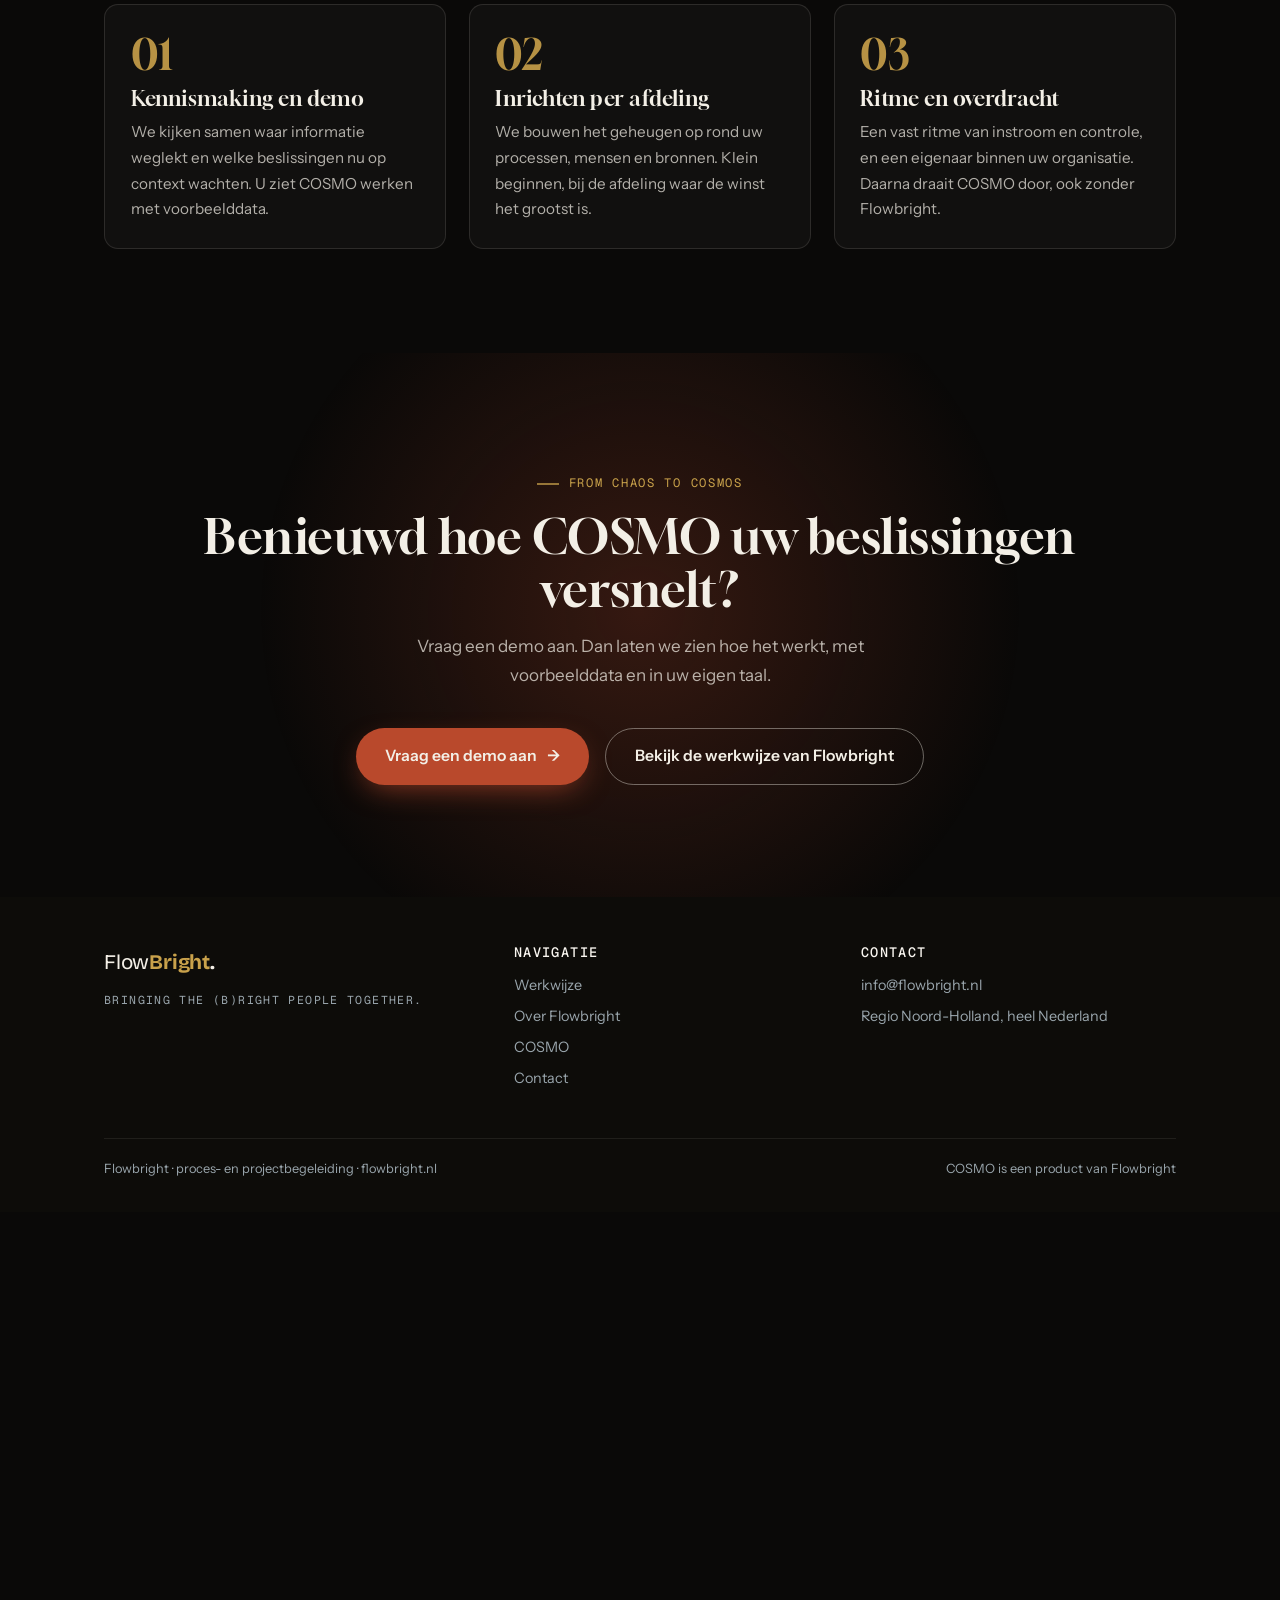
<file: cosmo.html>
<!DOCTYPE html>
<html lang="nl">
<head>
  <meta charset="UTF-8">
  <meta name="viewport" content="width=device-width, initial-scale=1.0">
  <title>COSMO — Minder zoeken, beter beslissen | Flowbright</title>
  <meta name="description" content="COSMO is de Organized Second Mind Operator van Flowbright: een kennisbank die zichzelf bijhoudt, zodat uw mensen beslissen met de juiste context in plaats van te zoeken.">
  <link rel="preconnect" href="https://fonts.googleapis.com">
  <link rel="preconnect" href="https://fonts.gstatic.com" crossorigin>
  <link href="https://fonts.googleapis.com/css2?family=Bricolage+Grotesque:wght@400;700&family=Work+Sans:wght@400;500;600&family=IBM+Plex+Mono:wght@400;500&family=Gloock&family=Instrument+Sans:wght@400;500;600&family=Geist+Mono:wght@400;500&display=swap" rel="stylesheet">
  <link rel="icon" href="favicon.ico" sizes="48x48">
  <link rel="icon" href="favicon.svg" type="image/svg+xml">
  <link rel="apple-touch-icon" href="apple-touch-icon.png">
  <link rel="manifest" href="site.webmanifest">
  <meta name="theme-color" content="#0A0908">
  <link rel="stylesheet" href="style.css">
  <link rel="stylesheet" href="cosmo.css">
</head>
<body class="pagina-cosmo">

<canvas id="sterrenveld" aria-hidden="true"></canvas>

<header class="site-header transparant">
  <nav class="nav">
    <a class="wordmark" href="index.html"><span class="flow">Flow</span><span class="bright">Bright</span><span class="dot">.</span></a>
    <button class="menu-knop" aria-label="Menu" aria-expanded="false"><span></span><span></span><span></span></button>
    <ul class="nav-links">
      <li><a href="index.html">Home</a></li>
      <li><a href="werkwijze.html">Werkwijze</a></li>
      <li><a href="over.html">Over</a></li>
      <li><a href="cosmo.html" class="nav-cosmo actief"><span class="ster"></span>COSMO</a></li>
      <li><a href="contact.html" class="nav-cta">Contact</a></li>
    </ul>
  </nav>
</header>

<div class="cosmo-hero hero">
  <div class="logo-vak"><canvas id="logo-canvas" aria-label="COSMO logo: van chaos naar cosmos" title="klik om over te slaan"></canvas></div>
  <div class="inhoud">
    <div class="cosmo-tagline" id="tagline">From chaos to cosmos</div>
    <h1 id="hero-titel">Minder zoeken, beter beslissen.</h1>
    <div class="onder" id="hero-onder">
      <p>COSMO zet de kennis van uw organisatie op één plek en houdt die zelf actueel. Uw mensen besteden hun tijd aan keuzes maken, niet aan informatie zoeken om keuzes te kunnen maken.</p>
      <div class="knoppen">
        <a class="knop knop-primair" href="contact.html?onderwerp=cosmo">Vraag een demo aan <span class="pijl">→</span></a>
        <a class="knop knop-secundair" href="#hoe">Hoe het werkt</a>
      </div>
      <div class="endorsed">Een product van <a href="index.html">Flowbright</a></div>
    </div>
  </div>
  <button class="opnieuw" id="opnieuw" type="button">↻ Opnieuw afspelen</button>
</div>

<section>
  <div class="container">
    <div class="sectie-kop">
      <span class="label" data-reveal>Het probleem</span>
      <h2 data-reveal style="--d:1">Niet het gebrek aan informatie is het probleem. Het zoeken ernaar.</h2>
      <p class="intro" data-reveal style="--d:2">In een groeiend technisch bedrijf is de kennis er wel. Hij zit alleen in hoofden, mailboxen, Teams-gesprekken en losse bestanden. Elke beslissing begint daardoor met zoeken, navragen en reconstrueren. Dat kost tijd, en het kost vooral goede keuzes.</p>
    </div>
    <div class="cosmo-kaarten" id="probleem-kaarten">
      <div class="cosmo-kaart">
        <span class="nummer">01 · Kennis</span>
        <h3>Kennis zit in hoofden en mailboxen</h3>
        <p>Wat is er afgesproken met die leverancier? Waarom is die machine zo ontworpen? Het antwoord bestaat, maar niemand vindt het op het moment dat het nodig is.</p>
      </div>
      <div class="cosmo-kaart">
        <span class="nummer">02 · Beslissingen</span>
        <h3>Beslissingen wachten op context</h3>
        <p>Een keuze die in een uur gemaakt kan worden, blijft dagen liggen omdat de context ontbreekt. En als hij dan valt, valt hij op een half beeld.</p>
      </div>
      <div class="cosmo-kaart">
        <span class="nummer">03 · Tijd</span>
        <h3>Administratie eet de tijd op</h3>
        <p>Notuleren, bijwerken, overtypen, navragen. Werk dat niemand energie geeft en dat de organisatie wegtrekt van waar het om gaat: sturen en beslissen.</p>
      </div>
    </div>
  </div>
</section>

<section>
  <div class="container">
    <div class="sectie-kop" style="text-align:center; margin-left:auto; margin-right:auto">
      <span class="label" data-reveal>Wat COSMO is</span>
      <h2 data-reveal style="--d:1">Een tweede brein voor uw organisatie</h2>
      <p class="intro" data-reveal style="--d:2; margin:0 auto">Een kennisbank als fundament, met een AI-laag die hem zelf ordent, verbindt en bijhoudt. Niet een chatbot die alles opnieuw bedenkt, maar een georganiseerd geheugen dat elke dag slimmer wordt. Klik op de letters.</p>
    </div>
    <div class="acroniem" data-reveal>
      <button class="letter" type="button" data-k="0">C</button>
      <button class="letter" type="button" data-k="1">O</button>
      <button class="letter" type="button" data-k="2">S</button>
      <button class="letter" type="button" data-k="3">M</button>
      <button class="letter terracotta" type="button" data-k="4">O</button>
    </div>
    <div class="acroniem-uitleg" data-reveal>
      <div class="woord" id="acro-woord"><em>C</em>ompany's</div>
      <p id="acro-tekst">Het geheugen van úw organisatie, met uw processen, uw mensen en uw afspraken. In de persoonlijke editie staat de C voor de eigenaar zelf.</p>
    </div>
    <div class="acroniem-zin" data-reveal>Organized Second Mind Operator</div>
  </div>
</section>

<section id="hoe">
  <div class="container">
    <div class="sectie-kop">
      <span class="label" data-reveal>Hoe het werkt</span>
      <h2 data-reveal style="--d:1">Van zoeken naar beslissen</h2>
      <p class="intro" data-reveal style="--d:2">Informatie stroomt vanzelf binnen, wordt geordend en komt terug op het moment dat er een keuze gemaakt moet worden. Klik op een ster in de kaart.</p>
    </div>
    <div class="sterrenkaart" data-reveal>
      <div class="kaart-canvas">
        <canvas id="graaf"></canvas>
        <span class="kaart-hint">Klik op een ster · de stroom loopt van bron naar keuze</span>
      </div>
      <div class="kaart-paneel">
        <span class="label" id="paneel-label">Stap 1</span>
        <h3 id="paneel-titel">Bronnen</h3>
        <p id="paneel-tekst">E-mail, Teams, SharePoint, documenten, gesprekken en systemen. COSMO sluit aan op wat er al is, zonder dat mensen anders hoeven te werken.</p>
        <div class="stap-dots" id="paneel-dots"></div>
      </div>
    </div>
  </div>
</section>

<section>
  <div class="container">
    <div class="sectie-kop">
      <span class="label" data-reveal>Wat het oplevert</span>
      <h2 data-reveal style="--d:1">Zet uw mensen in op de juiste dingen</h2>
      <p class="intro" data-reveal style="--d:2">Stuur ze op pad met de juiste informatie, en laat ze keuzes maken in plaats van zoeken naar informatie om keuzes te maken.</p>
      <div class="schakel" id="schakel" data-reveal style="--d:3" role="switch" aria-checked="false" tabindex="0">
        <span class="kant zonder">Zonder COSMO</span>
        <span class="knopje"></span>
        <span class="kant met">Met COSMO</span>
      </div>
    </div>
    <div class="vergelijk" id="vergelijk" data-reveal>
      <div class="vergelijk-rij"><span class="thema">Een beslissing</span><div class="tekst"><span class="zonder">Begint met zoeken, navragen en reconstrueren. Valt dagen later, op een half beeld.</span><span class="met">Begint met de context die er al ligt. Valt vandaag, op het hele beeld.</span></div></div>
      <div class="vergelijk-rij"><span class="thema">Een nieuwe collega</span><div class="tekst"><span class="zonder">Leert het bedrijf kennen via rondvragen en toeval. Duurt maanden.</span><span class="met">Vraagt COSMO hoe het hier werkt en waarom. Is in weken productief.</span></div></div>
      <div class="vergelijk-rij"><span class="thema">Een overleg</span><div class="tekst"><span class="zonder">Gaat over wat er ook alweer besloten was. Notulen verdwijnen in een map.</span><span class="met">Gaat over de keuze van vandaag. Besluiten landen vanzelf in het geheugen.</span></div></div>
      <div class="vergelijk-rij"><span class="thema">Kennis bij vertrek</span><div class="tekst"><span class="zonder">Loopt de deur uit met de persoon. Wat overblijft is een mailbox.</span><span class="met">Blijft. Geordend, vindbaar en gekoppeld aan processen en besluiten.</span></div></div>
      <div class="vergelijk-rij"><span class="thema">De AI-laag</span><div class="tekst"><span class="zonder">Een losse chatbot die elke vraag vanaf nul beantwoordt, zonder uw context.</span><span class="met">Ordent, verbindt en leert elke dag bij. Wordt slimmer naarmate het bedrijf hem gebruikt.</span></div></div>
    </div>
  </div>
</section>

<section>
  <div class="container">
    <div class="sectie-kop">
      <span class="label" data-reveal>Twee edities</span>
      <h2 data-reveal style="--d:1">Eén naam, twee werelden</h2>
      <p class="intro" data-reveal style="--d:2">Dezelfde motor, hetzelfde idee van orde. De C beweegt mee met wie de eigenaar is.</p>
    </div>
    <div class="edities">
      <div class="editie personal" data-reveal>
        <div class="orbit"></div>
        <span class="c">Coen's · Personal</span>
        <h3>COSMO Personal</h3>
        <span class="tagline">Your second mind, organized</span>
        <p>Een tweede brein voor één persoon. Notities, besluiten, mensen en projecten in één geordend geheugen dat met u meegroeit, los van welk AI-model u gebruikt.</p>
      </div>
      <div class="editie business" data-reveal style="--d:1">
        <div class="orbit"></div>
        <span class="c">Company's · Business</span>
        <h3>COSMO Business</h3>
        <span class="tagline">One organized mind for everyone</span>
        <p>Het geheugen van de organisatie. Processen, afspraken, besluiten en context per afdeling, gevoed vanuit Microsoft 365 en de systemen die u al heeft. Eén geordend beeld voor iedereen.</p>
      </div>
    </div>
  </div>
</section>

<section>
  <div class="container">
    <div class="sectie-kop">
      <span class="label" data-reveal>Vertrouwen</span>
      <h2 data-reveal style="--d:1">Uw kennis blijft van u</h2>
    </div>
    <div class="pijlers">
      <div class="pijler" data-reveal>
        <div class="icoon"><svg viewBox="0 0 24 24" fill="none" stroke="currentColor" stroke-width="1.8" stroke-linecap="round" stroke-linejoin="round"><rect x="4" y="10" width="16" height="11" rx="2"/><path d="M8 10V7a4 4 0 0 1 8 0v3"/></svg></div>
        <h3>In uw eigen omgeving</h3>
        <p>De kennisbank staat in uw eigen Microsoft 365 of opslag. Geen externe database waar uw bedrijfskennis in verdwijnt.</p>
      </div>
      <div class="pijler" data-reveal style="--d:1">
        <div class="icoon"><svg viewBox="0 0 24 24" fill="none" stroke="currentColor" stroke-width="1.8" stroke-linecap="round" stroke-linejoin="round"><path d="M4 7h16M4 12h16M4 17h10"/></svg></div>
        <h3>Open formaat</h3>
        <p>Alles is leesbare tekst in een logische structuur. Geen vendor lock-in: wisselt u van AI-leverancier, dan gaat het geheugen gewoon mee.</p>
      </div>
      <div class="pijler" data-reveal style="--d:2">
        <div class="icoon"><svg viewBox="0 0 24 24" fill="none" stroke="currentColor" stroke-width="1.8" stroke-linecap="round" stroke-linejoin="round"><circle cx="12" cy="8" r="4"/><path d="M4 21a8 8 0 0 1 16 0"/></svg></div>
        <h3>De mens beslist</h3>
        <p>COSMO brengt de context. De keuze blijft bij uw mensen. Dat is het hele punt: beter beslissen, niet laten beslissen.</p>
      </div>
      <div class="pijler" data-reveal style="--d:3">
        <div class="icoon"><svg viewBox="0 0 24 24" fill="none" stroke="currentColor" stroke-width="1.8" stroke-linecap="round" stroke-linejoin="round"><path d="M12 3l2.5 5.5L20 9l-4 4 1 6-5-3-5 3 1-6-4-4 5.5-.5z"/></svg></div>
        <h3>Wordt elke dag beter</h3>
        <p>Een vast ritme van instroom, ordening en controle. De AI-laag onderhoudt zichzelf, zodat de kennisbank niet veroudert maar groeit.</p>
      </div>
    </div>
  </div>
</section>

<section>
  <div class="container">
    <div class="sectie-kop">
      <div class="status-badge" data-reveal>In ontwikkeling · pilotpartners gezocht</div>
      <span class="label" data-reveal style="--d:1; display:flex">Hoe u COSMO krijgt</span>
      <h2 data-reveal style="--d:2">Geen los abonnement, maar een gedragen oplossing</h2>
      <p class="intro" data-reveal style="--d:3">COSMO wordt ingericht als onderdeel van een Flowbright-traject. Eerst de processen, dan het geheugen. Zo past hij bij hoe úw organisatie werkt, en wordt hij gedragen door de mensen die hem gebruiken.</p>
    </div>
    <div class="route">
      <div class="route-stap" data-reveal>
        <h3>Kennismaking en demo</h3>
        <p>We kijken samen waar informatie weglekt en welke beslissingen nu op context wachten. U ziet COSMO werken met voorbeelddata.</p>
      </div>
      <div class="route-stap" data-reveal style="--d:1">
        <h3>Inrichten per afdeling</h3>
        <p>We bouwen het geheugen op rond uw processen, mensen en bronnen. Klein beginnen, bij de afdeling waar de winst het grootst is.</p>
      </div>
      <div class="route-stap" data-reveal style="--d:2">
        <h3>Ritme en overdracht</h3>
        <p>Een vast ritme van instroom en controle, en een eigenaar binnen uw organisatie. Daarna draait COSMO door, ook zonder Flowbright.</p>
      </div>
    </div>
  </div>
</section>

<div class="cosmo-afsluiter">
  <div class="container">
    <span class="label" data-reveal>From chaos to cosmos</span>
    <h2 data-reveal style="--d:1">Benieuwd hoe COSMO uw beslissingen versnelt?</h2>
    <p data-reveal style="--d:2">Vraag een demo aan. Dan laten we zien hoe het werkt, met voorbeelddata en in uw eigen taal.</p>
    <div class="knoppen" data-reveal style="--d:3">
      <a class="knop knop-primair" href="contact.html?onderwerp=cosmo">Vraag een demo aan <span class="pijl">→</span></a>
      <a class="knop knop-secundair" href="werkwijze.html">Bekijk de werkwijze van Flowbright</a>
    </div>
  </div>
</div>

<footer class="op-donker">
  <div class="container">
    <div>
      <a class="wordmark" href="index.html"><span class="flow">Flow</span><span class="bright">Bright</span><span class="dot">.</span></a>
      <span class="tagline">Bringing the (b)right people together.</span>
    </div>
    <div>
      <h4>Navigatie</h4>
      <ul><li><a href="werkwijze.html">Werkwijze</a></li><li><a href="over.html">Over Flowbright</a></li><li><a href="cosmo.html">COSMO</a></li><li><a href="contact.html">Contact</a></li></ul>
    </div>
    <div>
      <h4>Contact</h4>
      <ul><li><a href="mailto:info@flowbright.nl">info@flowbright.nl</a></li><li>Regio Noord-Holland, heel Nederland</li></ul>
    </div>
    <div class="onder"><span>Flowbright · proces- en projectbegeleiding · flowbright.nl</span><span>COSMO is een product van Flowbright</span></div>
  </div>
</footer>

<script src="main.js"></script>
<script src="cosmo.js"></script>
</body>
</html>
</file>
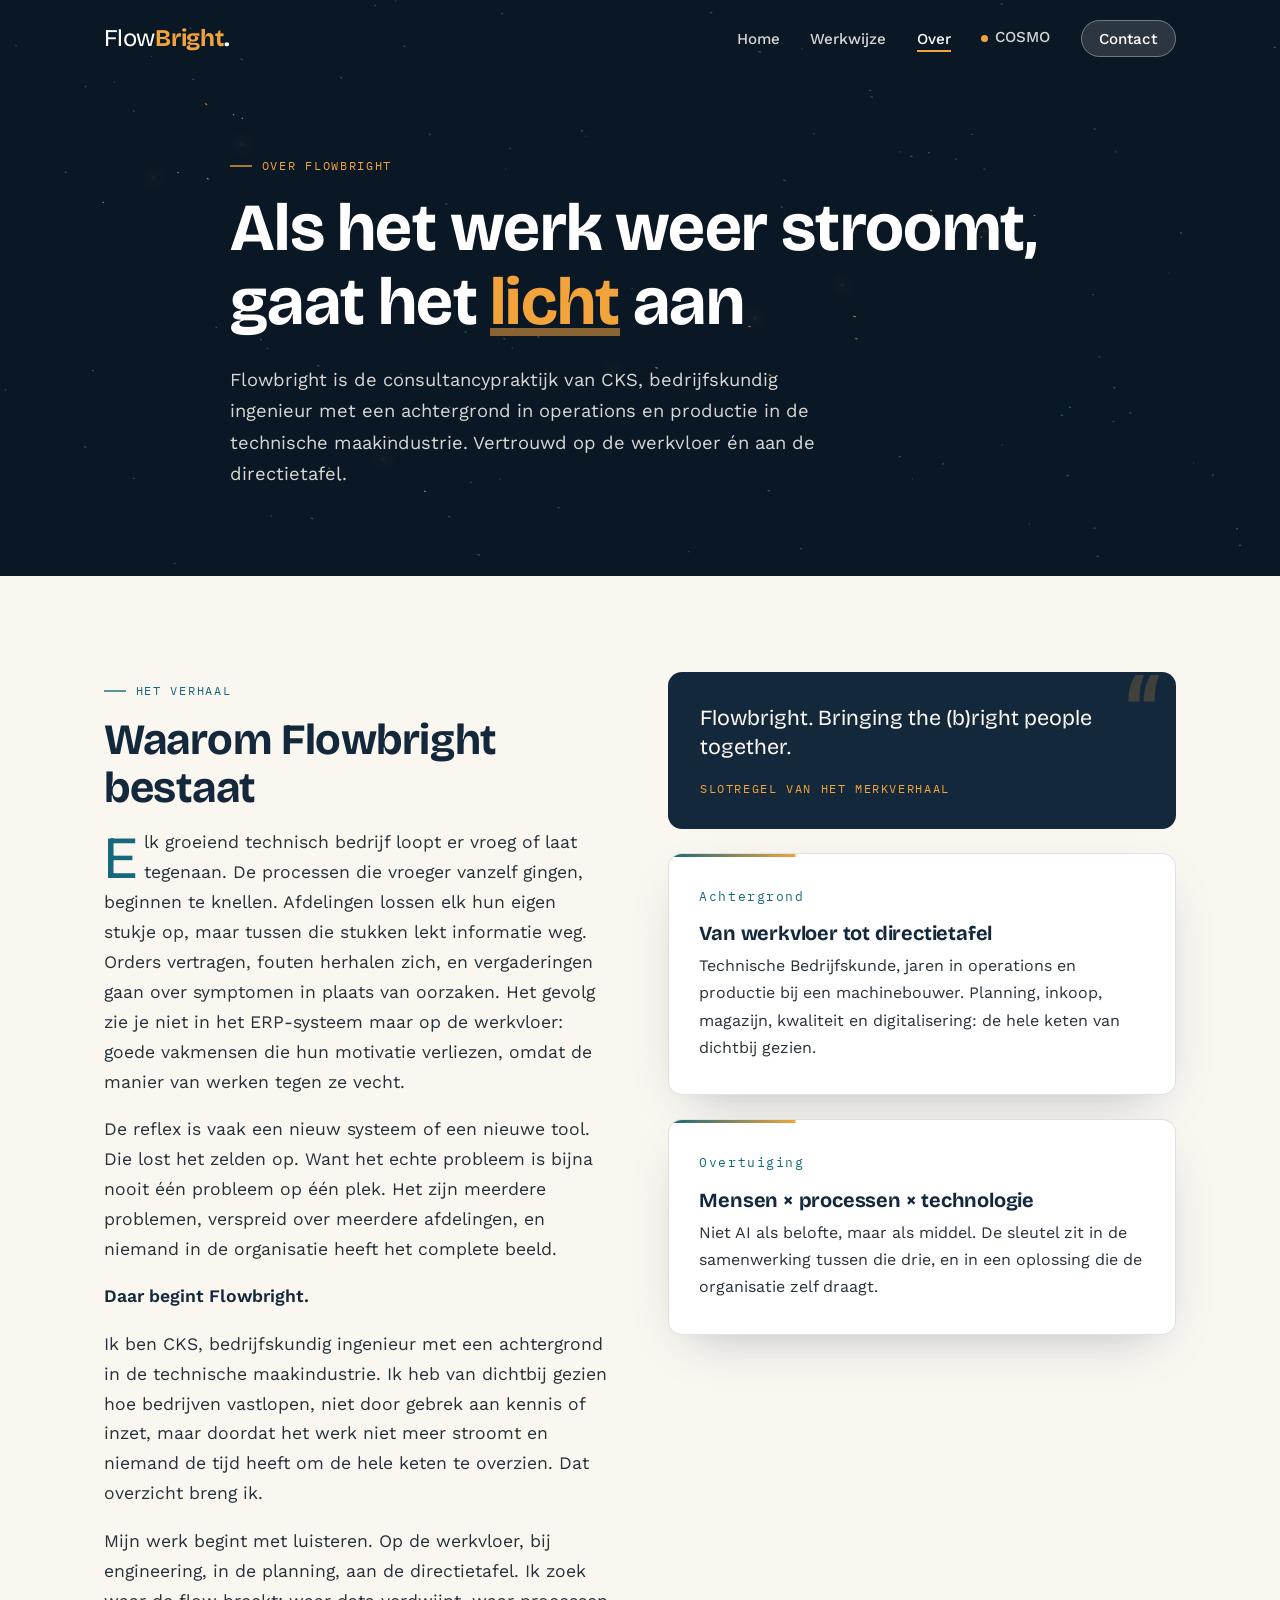
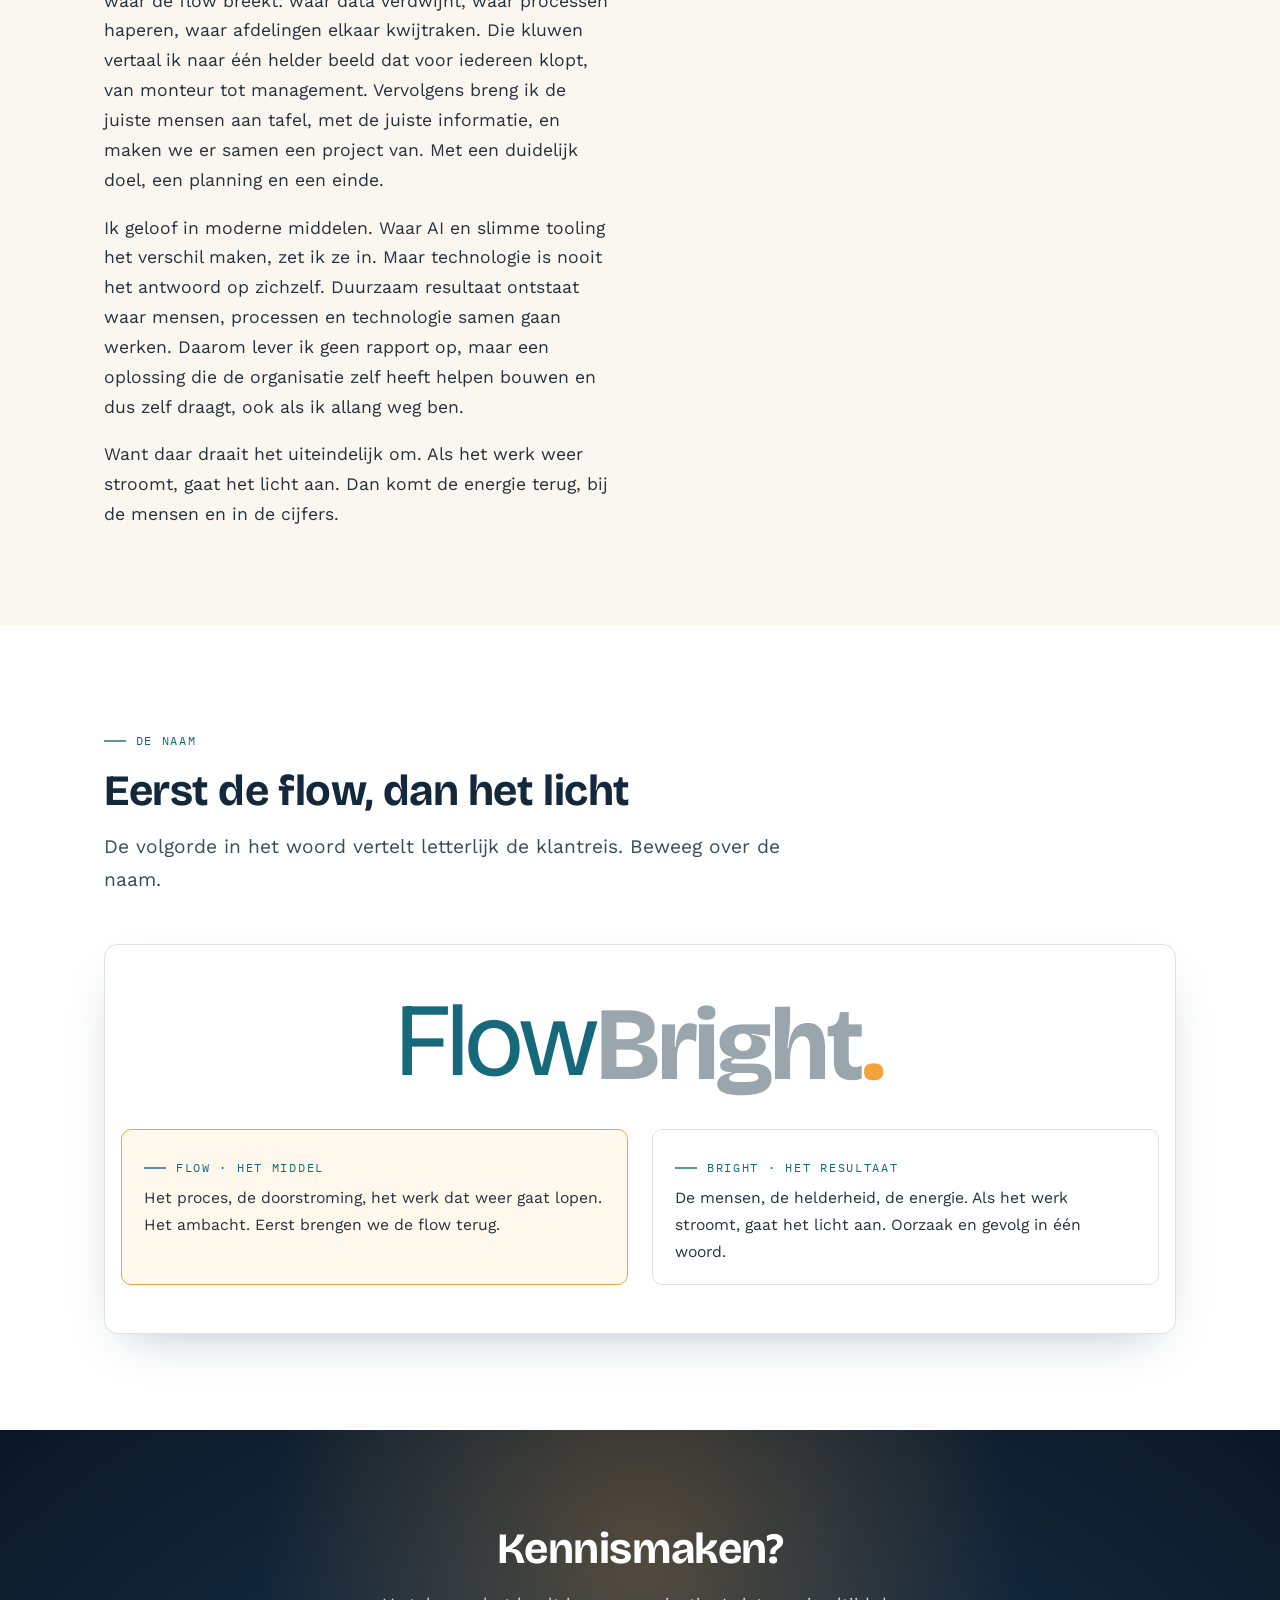
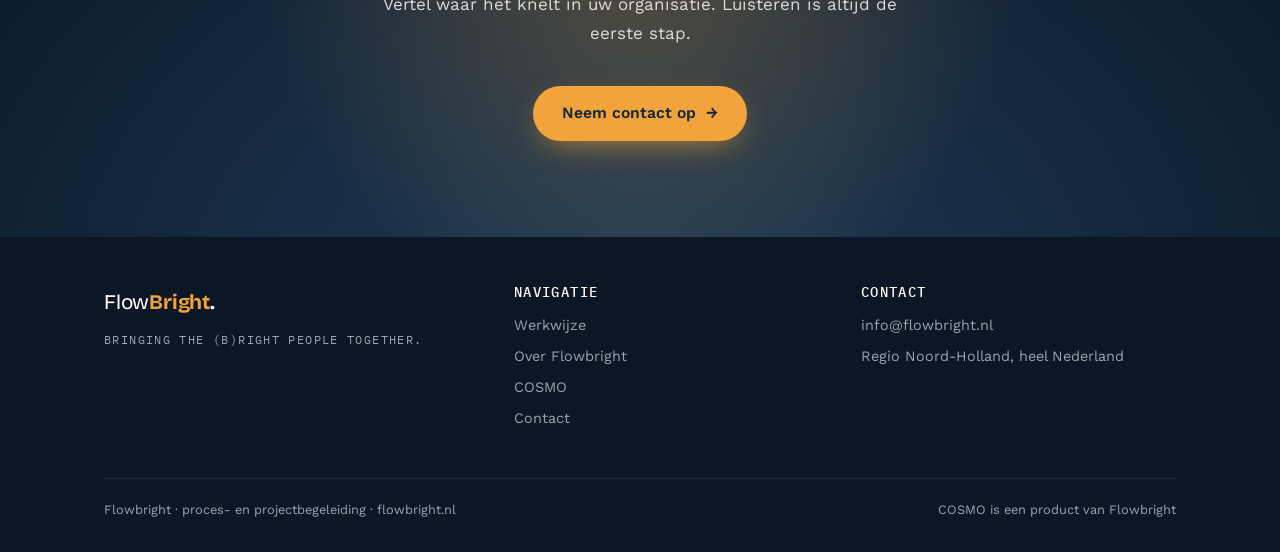
<file: over.html>
<!DOCTYPE html>
<html lang="nl">
<head>
  <meta charset="UTF-8">
  <meta name="viewport" content="width=device-width, initial-scale=1.0">
  <title>Over — Flowbright</title>
  <meta name="description" content="Flowbright is de consultancypraktijk van een bedrijfskundig ingenieur met een achtergrond in operations en productie in de technische maakindustrie.">
  <link rel="preconnect" href="https://fonts.googleapis.com">
  <link rel="preconnect" href="https://fonts.gstatic.com" crossorigin>
  <link href="https://fonts.googleapis.com/css2?family=Bricolage+Grotesque:wght@400;700&family=Work+Sans:wght@400;500;600&family=IBM+Plex+Mono:wght@400;500&family=Gloock&display=swap" rel="stylesheet">
  <link rel="icon" href="favicon.ico" sizes="48x48">
  <link rel="icon" href="favicon.svg" type="image/svg+xml">
  <link rel="apple-touch-icon" href="apple-touch-icon.png">
  <link rel="manifest" href="site.webmanifest">
  <meta name="theme-color" content="#14283C">
  <link rel="stylesheet" href="style.css">
</head>
<body>

<header class="site-header transparant">
  <nav class="nav">
    <a class="wordmark" href="index.html"><span class="flow">Flow</span><span class="bright">Bright</span><span class="dot">.</span></a>
    <button class="menu-knop" aria-label="Menu" aria-expanded="false"><span></span><span></span><span></span></button>
    <ul class="nav-links">
      <li><a href="index.html">Home</a></li>
      <li><a href="werkwijze.html">Werkwijze</a></li>
      <li><a href="over.html" class="actief">Over</a></li>
      <li><a href="cosmo.html" class="nav-cosmo"><span class="ster"></span>COSMO</a></li>
      <li><a href="contact.html" class="nav-cta">Contact</a></li>
    </ul>
  </nav>
</header>

<div class="hero hero-klein">
  <canvas id="stroomveld" aria-hidden="true"></canvas>
  <div class="container">
    <span class="label verschijn">Over Flowbright</span>
    <h1 class="woorden">Als het werk weer stroomt, gaat het <span class="licht">licht</span> aan</h1>
    <p class="verschijn">Flowbright is de consultancypraktijk van CKS, bedrijfskundig ingenieur met een achtergrond in operations en productie in de technische maakindustrie. Vertrouwd op de werkvloer én aan de directietafel.</p>
  </div>
</div>

<section>
  <div class="container">
    <div class="twee-kolommen">
      <div class="verhaal">
        <span class="label" data-reveal>Het verhaal</span>
        <h2 data-reveal style="--d:1">Waarom Flowbright bestaat</h2>
        <p class="eerste" data-reveal style="--d:2">Elk groeiend technisch bedrijf loopt er vroeg of laat tegenaan. De processen die vroeger vanzelf gingen, beginnen te knellen. Afdelingen lossen elk hun eigen stukje op, maar tussen die stukken lekt informatie weg. Orders vertragen, fouten herhalen zich, en vergaderingen gaan over symptomen in plaats van oorzaken. Het gevolg zie je niet in het ERP-systeem maar op de werkvloer: goede vakmensen die hun motivatie verliezen, omdat de manier van werken tegen ze vecht.</p>
        <p data-reveal>De reflex is vaak een nieuw systeem of een nieuwe tool. Die lost het zelden op. Want het echte probleem is bijna nooit één probleem op één plek. Het zijn meerdere problemen, verspreid over meerdere afdelingen, en niemand in de organisatie heeft het complete beeld.</p>
        <p data-reveal><strong>Daar begint Flowbright.</strong></p>
        <p data-reveal>Ik ben CKS, bedrijfskundig ingenieur met een achtergrond in de technische maakindustrie. Ik heb van dichtbij gezien hoe bedrijven vastlopen, niet door gebrek aan kennis of inzet, maar doordat het werk niet meer stroomt en niemand de tijd heeft om de hele keten te overzien. Dat overzicht breng ik.</p>
        <p data-reveal>Mijn werk begint met luisteren. Op de werkvloer, bij engineering, in de planning, aan de directietafel. Ik zoek waar de flow breekt: waar data verdwijnt, waar processen haperen, waar afdelingen elkaar kwijtraken. Die kluwen vertaal ik naar één helder beeld dat voor iedereen klopt, van monteur tot management. Vervolgens breng ik de juiste mensen aan tafel, met de juiste informatie, en maken we er samen een project van. Met een duidelijk doel, een planning en een einde.</p>
        <p data-reveal>Ik geloof in moderne middelen. Waar AI en slimme tooling het verschil maken, zet ik ze in. Maar technologie is nooit het antwoord op zichzelf. Duurzaam resultaat ontstaat waar mensen, processen en technologie samen gaan werken. Daarom lever ik geen rapport op, maar een oplossing die de organisatie zelf heeft helpen bouwen en dus zelf draagt, ook als ik allang weg ben.</p>
        <p data-reveal>Want daar draait het uiteindelijk om. Als het werk weer stroomt, gaat het licht aan. Dan komt de energie terug, bij de mensen en in de cijfers.</p>
      </div>
      <div>
        <div class="plakkend">
          <div class="citaat-kaart" data-reveal>
            Flowbright. Bringing the (b)right people together.
            <span class="bron">Slotregel van het merkverhaal</span>
          </div>
          <div class="kaarten" style="margin-top:1.5rem; grid-template-columns:1fr">
            <div class="kaart" data-reveal style="--d:1">
              <span class="nummer">Achtergrond</span>
              <h3>Van werkvloer tot directietafel</h3>
              <p>Technische Bedrijfskunde, jaren in operations en productie bij een machinebouwer. Planning, inkoop, magazijn, kwaliteit en digitalisering: de hele keten van dichtbij gezien.</p>
            </div>
            <div class="kaart" data-reveal style="--d:2">
              <span class="nummer">Overtuiging</span>
              <h3>Mensen × processen × technologie</h3>
              <p>Niet AI als belofte, maar als middel. De sleutel zit in de samenwerking tussen die drie, en in een oplossing die de organisatie zelf draagt.</p>
            </div>
          </div>
        </div>
      </div>
    </div>
  </div>
</section>

<section style="background:var(--wit)">
  <div class="container">
    <div class="sectie-kop">
      <span class="label" data-reveal>De naam</span>
      <h2 data-reveal style="--d:1">Eerst de flow, dan het licht</h2>
      <p class="intro" data-reveal style="--d:2">De volgorde in het woord vertelt letterlijk de klantreis. Beweeg over de naam.</p>
    </div>
    <div class="naam-speler" data-reveal>
      <div class="naam-groot"><span class="flow">Flow</span><span class="bright">Bright</span><span class="dot">.</span></div>
      <div class="naam-uitleg">
        <div id="uitleg-flow">
          <span class="label">Flow · het middel</span>
          <p>Het proces, de doorstroming, het werk dat weer gaat lopen. Het ambacht. Eerst brengen we de flow terug.</p>
        </div>
        <div id="uitleg-bright">
          <span class="label">Bright · het resultaat</span>
          <p>De mensen, de helderheid, de energie. Als het werk stroomt, gaat het licht aan. Oorzaak en gevolg in één woord.</p>
        </div>
      </div>
    </div>
  </div>
</section>

<div class="afsluiter">
  <div class="container">
    <h2 data-reveal>Kennismaken?</h2>
    <p data-reveal style="--d:1">Vertel waar het knelt in uw organisatie. Luisteren is altijd de eerste stap.</p>
    <div class="knoppen" data-reveal style="--d:2">
      <a class="knop knop-primair" href="contact.html">Neem contact op <span class="pijl">→</span></a>
    </div>
  </div>
</div>

<footer class="op-donker">
  <div class="container">
    <div>
      <a class="wordmark" href="index.html"><span class="flow">Flow</span><span class="bright">Bright</span><span class="dot">.</span></a>
      <span class="tagline">Bringing the (b)right people together.</span>
    </div>
    <div>
      <h4>Navigatie</h4>
      <ul><li><a href="werkwijze.html">Werkwijze</a></li><li><a href="over.html">Over Flowbright</a></li><li><a href="cosmo.html">COSMO</a></li><li><a href="contact.html">Contact</a></li></ul>
    </div>
    <div>
      <h4>Contact</h4>
      <ul><li><a href="mailto:info@flowbright.nl">info@flowbright.nl</a></li><li>Regio Noord-Holland, heel Nederland</li></ul>
    </div>
    <div class="onder"><span>Flowbright · proces- en projectbegeleiding · flowbright.nl</span><span>COSMO is een product van Flowbright</span></div>
  </div>
</footer>

<script src="main.js"></script>
</body>
</html>
</file>
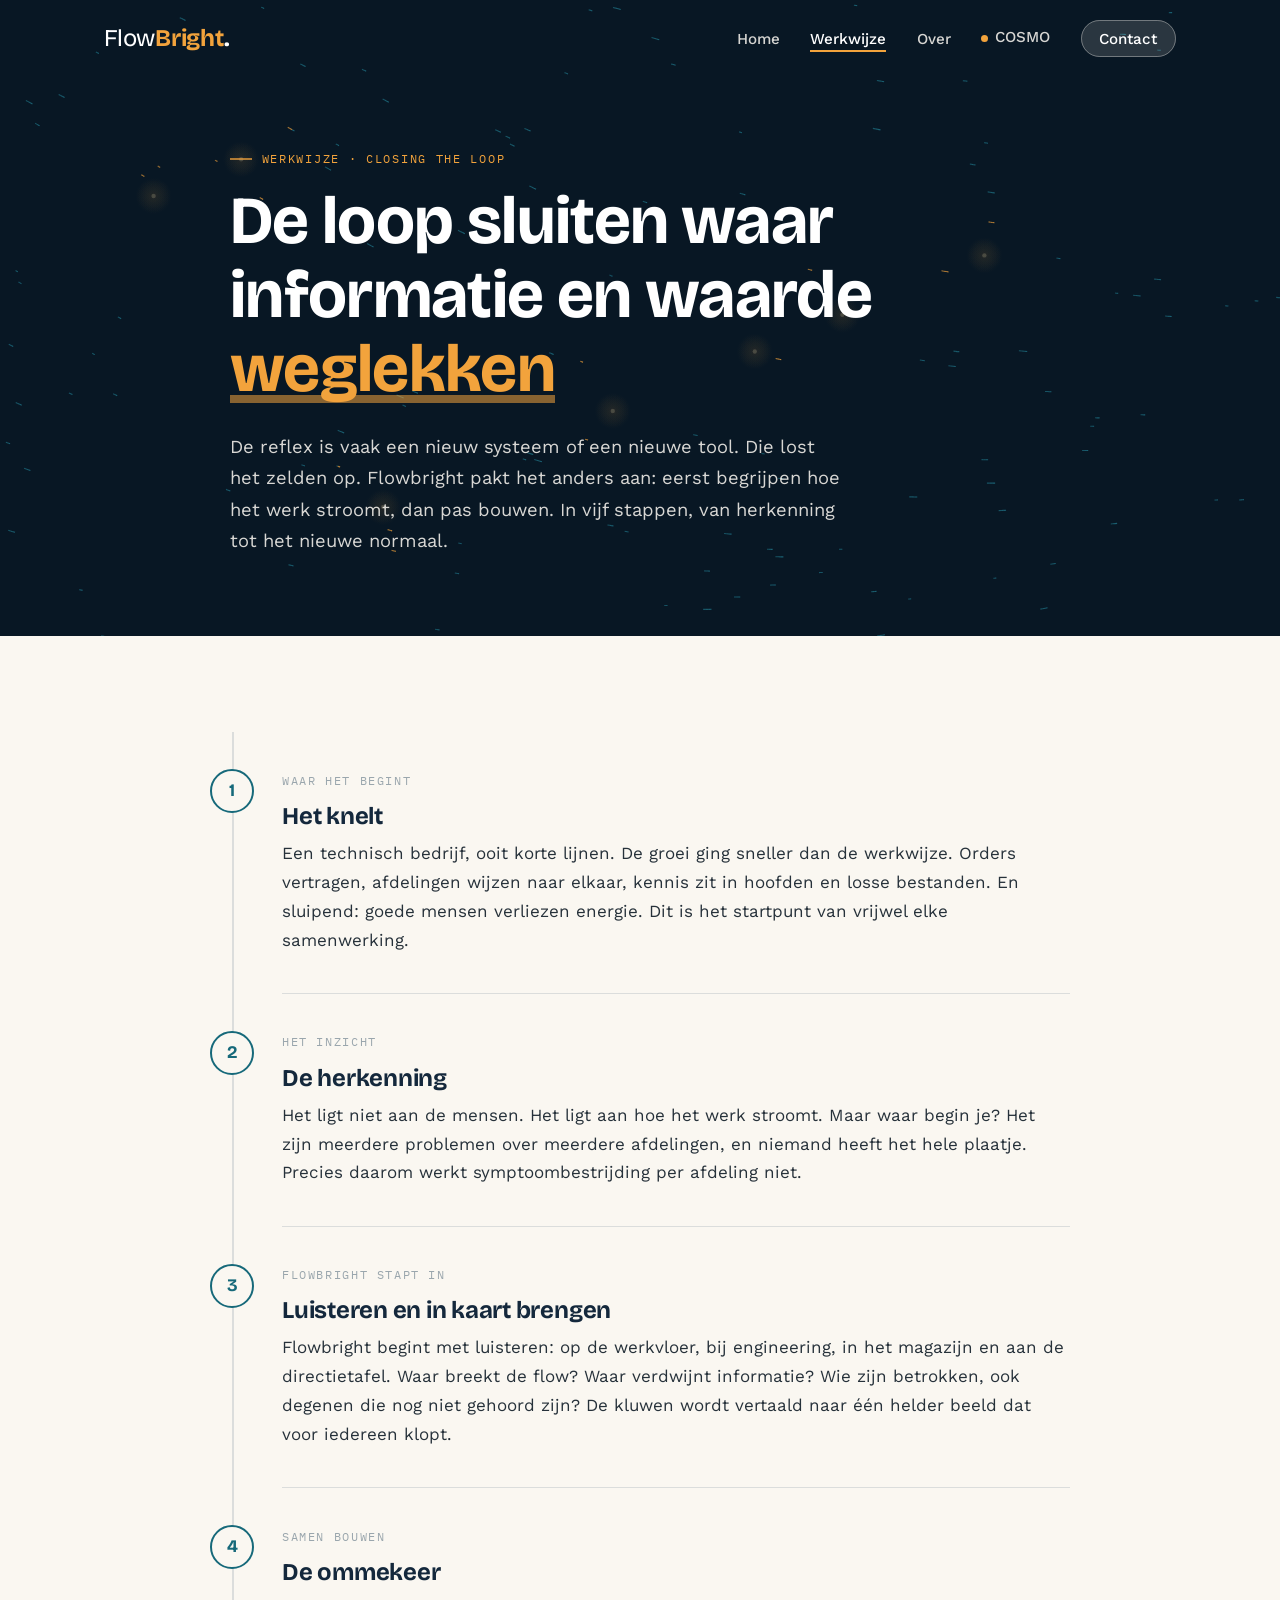
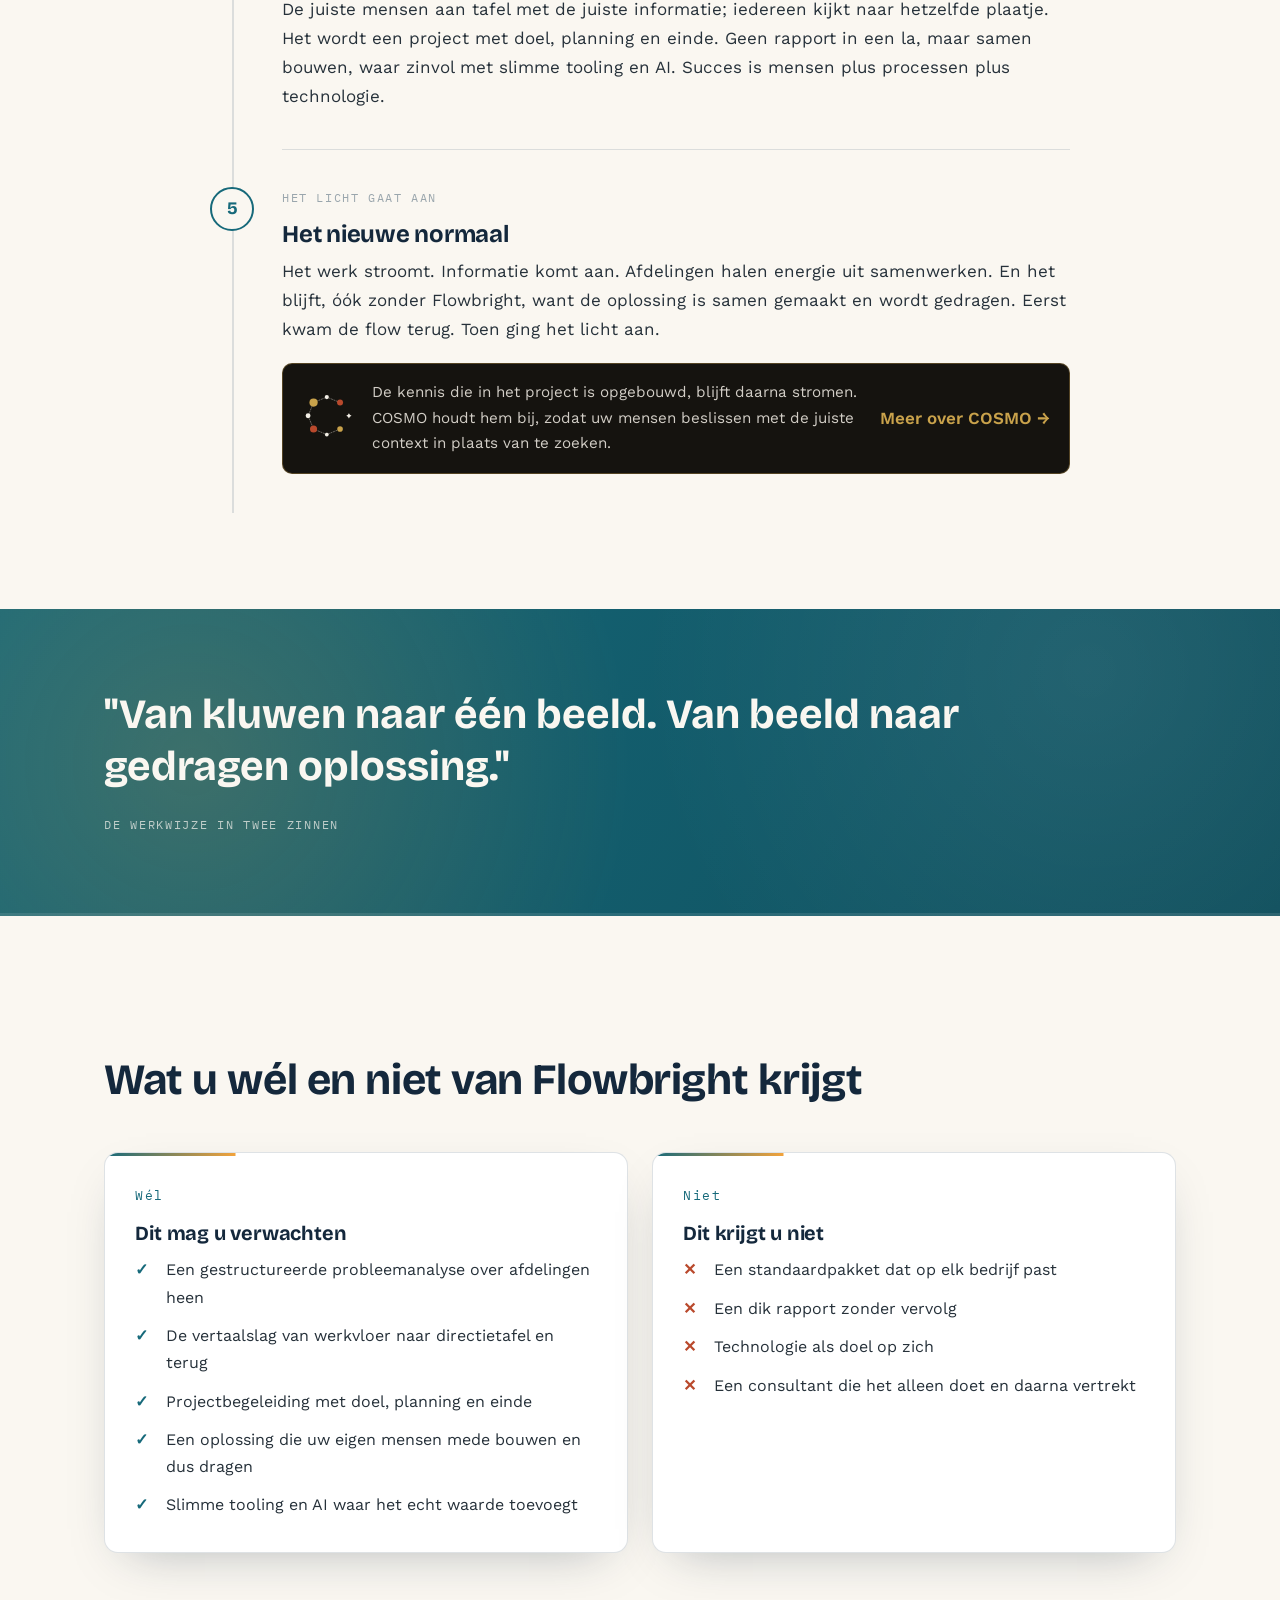
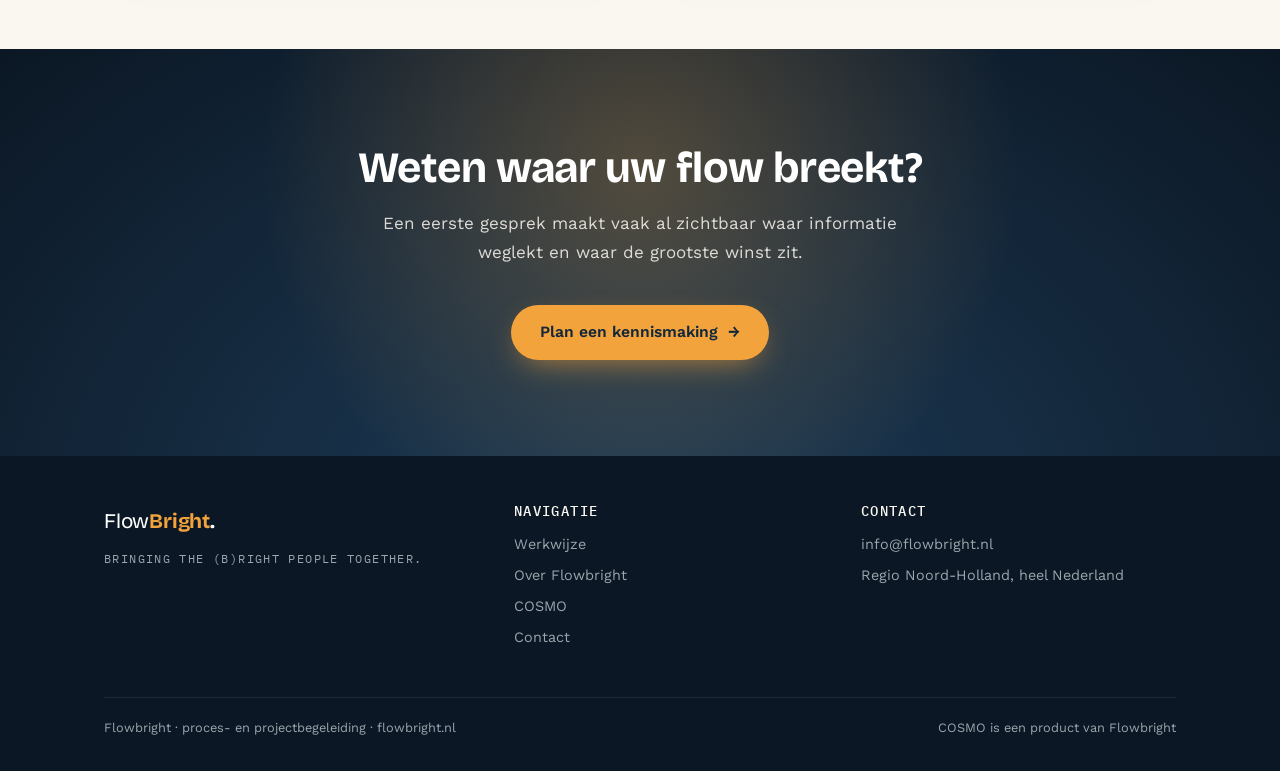
<file: werkwijze.html>
<!DOCTYPE html>
<html lang="nl">
<head>
  <meta charset="UTF-8">
  <meta name="viewport" content="width=device-width, initial-scale=1.0">
  <title>Werkwijze — Flowbright</title>
  <meta name="description" content="De werkwijze van Flowbright in vijf stappen: van herkenning tot het nieuwe normaal. Eerst begrijpen hoe het werk stroomt, dan pas bouwen.">
  <link rel="preconnect" href="https://fonts.googleapis.com">
  <link rel="preconnect" href="https://fonts.gstatic.com" crossorigin>
  <link href="https://fonts.googleapis.com/css2?family=Bricolage+Grotesque:wght@400;700&family=Work+Sans:wght@400;500;600&family=IBM+Plex+Mono:wght@400;500&family=Gloock&display=swap" rel="stylesheet">
  <link rel="icon" href="favicon.ico" sizes="48x48">
  <link rel="icon" href="favicon.svg" type="image/svg+xml">
  <link rel="apple-touch-icon" href="apple-touch-icon.png">
  <link rel="manifest" href="site.webmanifest">
  <meta name="theme-color" content="#14283C">
  <link rel="stylesheet" href="style.css">
</head>
<body>

<header class="site-header transparant">
  <nav class="nav">
    <a class="wordmark" href="index.html"><span class="flow">Flow</span><span class="bright">Bright</span><span class="dot">.</span></a>
    <button class="menu-knop" aria-label="Menu" aria-expanded="false"><span></span><span></span><span></span></button>
    <ul class="nav-links">
      <li><a href="index.html">Home</a></li>
      <li><a href="werkwijze.html" class="actief">Werkwijze</a></li>
      <li><a href="over.html">Over</a></li>
      <li><a href="cosmo.html" class="nav-cosmo"><span class="ster"></span>COSMO</a></li>
      <li><a href="contact.html" class="nav-cta">Contact</a></li>
    </ul>
  </nav>
</header>

<div class="hero hero-klein">
  <canvas id="stroomveld" aria-hidden="true"></canvas>
  <div class="container">
    <span class="label verschijn">Werkwijze · Closing the loop</span>
    <h1 class="woorden">De loop sluiten waar informatie en waarde <span class="licht">weglekken</span></h1>
    <p class="verschijn">De reflex is vaak een nieuw systeem of een nieuwe tool. Die lost het zelden op. Flowbright pakt het anders aan: eerst begrijpen hoe het werk stroomt, dan pas bouwen. In vijf stappen, van herkenning tot het nieuwe normaal.</p>
  </div>
</div>

<section>
  <div class="container">
    <div class="tijdlijn">
      <div class="tijdlijn-lijn"></div>

      <div class="stap" data-reveal>
        <div class="cijfer">1</div>
        <span class="wie">Waar het begint</span>
        <h3>Het knelt</h3>
        <p>Een technisch bedrijf, ooit korte lijnen. De groei ging sneller dan de werkwijze. Orders vertragen, afdelingen wijzen naar elkaar, kennis zit in hoofden en losse bestanden. En sluipend: goede mensen verliezen energie. Dit is het startpunt van vrijwel elke samenwerking.</p>
      </div>

      <div class="stap" data-reveal>
        <div class="cijfer">2</div>
        <span class="wie">Het inzicht</span>
        <h3>De herkenning</h3>
        <p>Het ligt niet aan de mensen. Het ligt aan hoe het werk stroomt. Maar waar begin je? Het zijn meerdere problemen over meerdere afdelingen, en niemand heeft het hele plaatje. Precies daarom werkt symptoombestrijding per afdeling niet.</p>
      </div>

      <div class="stap" data-reveal>
        <div class="cijfer">3</div>
        <span class="wie">Flowbright stapt in</span>
        <h3>Luisteren en in kaart brengen</h3>
        <p>Flowbright begint met luisteren: op de werkvloer, bij engineering, in het magazijn en aan de directietafel. Waar breekt de flow? Waar verdwijnt informatie? Wie zijn betrokken, ook degenen die nog niet gehoord zijn? De kluwen wordt vertaald naar één helder beeld dat voor iedereen klopt.</p>
      </div>

      <div class="stap" data-reveal>
        <div class="cijfer">4</div>
        <span class="wie">Samen bouwen</span>
        <h3>De ommekeer</h3>
        <p>De juiste mensen aan tafel met de juiste informatie; iedereen kijkt naar hetzelfde plaatje. Het wordt een project met doel, planning en einde. Geen rapport in een la, maar samen bouwen, waar zinvol met slimme tooling en AI. Succes is mensen plus processen plus technologie.</p>
      </div>

      <div class="stap" data-reveal>
        <div class="cijfer">5</div>
        <span class="wie">Het licht gaat aan</span>
        <h3>Het nieuwe normaal</h3>
        <p>Het werk stroomt. Informatie komt aan. Afdelingen halen energie uit samenwerken. En het blijft, óók zonder Flowbright, want de oplossing is samen gemaakt en wordt gedragen. Eerst kwam de flow terug. Toen ging het licht aan.</p>
        <div class="stap-cosmo">
          <span class="cosmo-merk-klein"><svg xmlns="http://www.w3.org/2000/svg" viewBox="22 22 160 160" aria-label="COSMO beeldmerk"><path d="M134.74 56.26 L95.5 40 L56.26 56.26 L40 95.5 L56.26 134.74 L95.5 151 L134.74 134.74" stroke="#F3EFE6" stroke-width="1.11" stroke-dasharray="3.61 4.44" fill="none" stroke-linecap="round"/><circle cx="134.74" cy="56.26" r="8.88" fill="#B9492C"/><circle cx="95.5" cy="40" r="6.11" fill="#F3EFE6"/><circle cx="56.26" cy="56.26" r="12.21" fill="#C9A24B"/><circle cx="40" cy="95.5" r="7.21" fill="#F3EFE6"/><circle cx="56.26" cy="134.74" r="10.54" fill="#B9492C"/><circle cx="95.5" cy="151" r="5.55" fill="#F3EFE6"/><circle cx="134.74" cy="134.74" r="8.32" fill="#C9A24B"/><path d="M160.99 87.73l2.87 4.9 4.9 2.87-4.9 2.87-2.87 4.9-2.87-4.9-4.9-2.87 4.9-2.87z" fill="#F3EFE6"/></svg></span>
          <p>De kennis die in het project is opgebouwd, blijft daarna stromen. COSMO houdt hem bij, zodat uw mensen beslissen met de juiste context in plaats van te zoeken.</p>
          <a href="cosmo.html">Meer over COSMO →</a>
        </div>
      </div>
    </div>
  </div>
</section>

<div class="kernbelofte">
  <div class="container">
    <blockquote data-reveal>"Van kluwen naar één beeld. Van beeld naar gedragen oplossing."</blockquote>
    <p class="bron" data-reveal style="--d:1">De werkwijze in twee zinnen</p>
  </div>
  <div class="stroomlijn"></div>
</div>

<section>
  <div class="container">
    <div class="sectie-kop">
      <span class="label" data-reveal>Uitgangspunten</span>
      <h2 data-reveal style="--d:1">Wat u wél en niet van Flowbright krijgt</h2>
    </div>
    <div class="wel-niet">
      <div class="kaart" data-reveal>
        <span class="nummer">Wél</span>
        <h3>Dit mag u verwachten</h3>
        <ul>
          <li>Een gestructureerde probleemanalyse over afdelingen heen</li>
          <li>De vertaalslag van werkvloer naar directietafel en terug</li>
          <li>Projectbegeleiding met doel, planning en einde</li>
          <li>Een oplossing die uw eigen mensen mede bouwen en dus dragen</li>
          <li>Slimme tooling en AI waar het echt waarde toevoegt</li>
        </ul>
      </div>
      <div class="kaart niet" data-reveal style="--d:1">
        <span class="nummer">Niet</span>
        <h3>Dit krijgt u niet</h3>
        <ul>
          <li>Een standaardpakket dat op elk bedrijf past</li>
          <li>Een dik rapport zonder vervolg</li>
          <li>Technologie als doel op zich</li>
          <li>Een consultant die het alleen doet en daarna vertrekt</li>
        </ul>
      </div>
    </div>
  </div>
</section>

<div class="afsluiter">
  <div class="container">
    <h2 data-reveal>Weten waar uw flow breekt?</h2>
    <p data-reveal style="--d:1">Een eerste gesprek maakt vaak al zichtbaar waar informatie weglekt en waar de grootste winst zit.</p>
    <div class="knoppen" data-reveal style="--d:2">
      <a class="knop knop-primair" href="contact.html">Plan een kennismaking <span class="pijl">→</span></a>
    </div>
  </div>
</div>

<footer class="op-donker">
  <div class="container">
    <div>
      <a class="wordmark" href="index.html"><span class="flow">Flow</span><span class="bright">Bright</span><span class="dot">.</span></a>
      <span class="tagline">Bringing the (b)right people together.</span>
    </div>
    <div>
      <h4>Navigatie</h4>
      <ul><li><a href="werkwijze.html">Werkwijze</a></li><li><a href="over.html">Over Flowbright</a></li><li><a href="cosmo.html">COSMO</a></li><li><a href="contact.html">Contact</a></li></ul>
    </div>
    <div>
      <h4>Contact</h4>
      <ul><li><a href="mailto:info@flowbright.nl">info@flowbright.nl</a></li><li>Regio Noord-Holland, heel Nederland</li></ul>
    </div>
    <div class="onder"><span>Flowbright · proces- en projectbegeleiding · flowbright.nl</span><span>COSMO is een product van Flowbright</span></div>
  </div>
</footer>

<script src="main.js"></script>
</body>
</html>
</file>
<file: style.css>
/* ============================================================
   Flowbright — websitestijl v2 (11-2026)
   Gebaseerd op Merkgids v1.0. Kleuren en lettertypen staan in de
   variabelen hieronder; de rest van de site volgt automatisch.
   ============================================================ */

:root {
  /* Kleurenpalet (Merkgids hfst. 6) */
  --nachtblauw:   #14283C;
  --nacht-diep:   #0B1724;
  --stroompetrol: #16697A;
  --petrol-licht: #2A9DB3;
  --lichtamber:   #F2A33C;
  --amber-donker: #C77F1E;
  --warmwit:      #FAF7F1;
  --wit:          #FFFFFF;
  --grafiet:      #26313A;
  --steengrijs:   #9AA6AD;
  --lijn:         rgba(154, 166, 173, .32);

  /* Typografie (Merkgids hfst. 7) */
  --font-kop:   'Bricolage Grotesque', 'Arial Black', sans-serif;
  --font-tekst: 'Work Sans', Calibri, Arial, sans-serif;
  --font-mono:  'IBM Plex Mono', Consolas, monospace;

  --radius: 14px;
  --schaduw: 0 18px 50px -24px rgba(20, 40, 60, .35);
  --overgang: .5s cubic-bezier(.22, .8, .3, 1);
  --nav-hoogte: 76px;
}

* { margin: 0; padding: 0; box-sizing: border-box; }
html { scroll-behavior: smooth; -webkit-text-size-adjust: 100%; }

body {
  font-family: var(--font-tekst);
  font-size: 1.0625rem;
  line-height: 1.7;
  color: var(--grafiet);
  background: var(--warmwit);
  overflow-x: hidden;
}

img, svg, canvas { display: block; max-width: 100%; }
::selection { background: var(--lichtamber); color: var(--nachtblauw); }

/* ---------- Typografie ---------- */

h1, h2, h3, h4 {
  font-family: var(--font-kop);
  color: var(--nachtblauw);
  line-height: 1.1;
  font-weight: 700;
  letter-spacing: -.01em;
}
h1 { font-size: clamp(2.4rem, 6vw, 4.2rem); }
h2 { font-size: clamp(1.8rem, 4vw, 2.7rem); margin-bottom: 1rem; }
h3 { font-size: 1.25rem; margin-bottom: .5rem; }
p + p { margin-top: 1em; }
a { color: var(--stroompetrol); }
strong { color: var(--nachtblauw); font-weight: 600; }

.label {
  font-family: var(--font-mono);
  font-size: .76rem;
  letter-spacing: .14em;
  text-transform: uppercase;
  color: var(--stroompetrol);
  display: inline-flex;
  align-items: center;
  gap: .6rem;
  margin-bottom: 1rem;
}
.label::before {
  content: "";
  width: 22px; height: 2px;
  background: currentColor;
  opacity: .7;
}
.licht { color: var(--lichtamber); }
.intro { font-size: 1.2rem; max-width: 680px; color: #3C4A55; }
.narrow { max-width: 720px; }

/* ---------- Layout ---------- */

.container { max-width: 1120px; margin: 0 auto; padding: 0 1.5rem; }
section { padding: 6rem 0; position: relative; }
.sectie-kop { max-width: 760px; margin-bottom: 3rem; }
.sectie-donker { background: var(--nachtblauw); color: var(--warmwit); }
.sectie-donker h2, .sectie-donker h3 { color: var(--wit); }
.sectie-donker .label { color: var(--lichtamber); }
.sectie-donker p { color: rgba(250, 247, 241, .82); }

/* ---------- Wordmark ---------- */

.wordmark {
  font-family: var(--font-kop);
  font-size: 1.5rem;
  text-decoration: none;
  color: var(--nachtblauw);
  display: inline-flex;
  align-items: baseline;
  letter-spacing: -.01em;
  white-space: nowrap;
}
.wordmark .flow { font-weight: 400; }
.wordmark .bright { font-weight: 700; }
.wordmark .dot {
  color: var(--lichtamber);
  font-weight: 700;
  display: inline-block;
  animation: puls 3.2s ease-in-out infinite;
}
.op-donker .wordmark, .site-header.transparant .wordmark { color: var(--wit); }
.op-donker .wordmark .bright, .site-header.transparant .wordmark .bright { color: var(--lichtamber); }
.op-donker .wordmark .dot, .site-header.transparant .wordmark .dot { color: var(--wit); }

@keyframes puls {
  0%, 100% { transform: translateY(0); opacity: 1; }
  50% { transform: translateY(-2px); opacity: .75; }
}

/* ---------- Navigatie ---------- */

.site-header {
  position: fixed;
  top: 0; left: 0; right: 0;
  z-index: 50;
  height: var(--nav-hoogte);
  transition: background var(--overgang), box-shadow var(--overgang), backdrop-filter var(--overgang);
  background: rgba(250, 247, 241, .86);
  backdrop-filter: blur(14px);
  -webkit-backdrop-filter: blur(14px);
  box-shadow: 0 1px 0 var(--lijn);
}
.site-header.transparant {
  background: transparent;
  backdrop-filter: none;
  -webkit-backdrop-filter: none;
  box-shadow: none;
}
.nav {
  display: flex;
  align-items: center;
  justify-content: space-between;
  height: 100%;
  max-width: 1120px;
  margin: 0 auto;
  padding: 0 1.5rem;
}
.nav-links { display: flex; align-items: center; gap: 1.9rem; list-style: none; }
.nav-links a {
  position: relative;
  text-decoration: none;
  color: var(--grafiet);
  font-size: .95rem;
  font-weight: 500;
  padding: .3rem 0;
  transition: color .25s;
}
.nav-links a::after {
  content: "";
  position: absolute;
  left: 0; bottom: 0;
  width: 100%; height: 2px;
  background: var(--lichtamber);
  transform: scaleX(0);
  transform-origin: left;
  transition: transform .35s cubic-bezier(.22, .8, .3, 1);
}
.nav-links a:hover::after, .nav-links a.actief::after { transform: scaleX(1); }
.nav-links a.actief { color: var(--nachtblauw); }
.site-header.transparant .nav-links a { color: rgba(250, 247, 241, .85); }
.site-header.transparant .nav-links a.actief { color: var(--wit); }

.nav-cosmo { display: inline-flex; align-items: center; gap: .45rem; }
.nav-cosmo .ster {
  width: 7px; height: 7px; border-radius: 50%;
  background: var(--lichtamber);
  box-shadow: 0 0 0 0 rgba(242, 163, 60, .6);
  animation: ster-puls 2.4s ease-out infinite;
}
@keyframes ster-puls {
  0% { box-shadow: 0 0 0 0 rgba(242, 163, 60, .6); }
  100% { box-shadow: 0 0 0 9px rgba(242, 163, 60, 0); }
}
.nav-links a.nav-cta {
  padding: .55rem 1.1rem;
  border-radius: 999px;
  background: var(--nachtblauw);
  color: var(--wit) !important;
  transition: background .25s, transform .25s;
}
.nav-links a.nav-cta::after { display: none; }
.nav-links a.nav-cta:hover { background: var(--stroompetrol); transform: translateY(-1px); }
.site-header.transparant .nav-links a.nav-cta { background: rgba(250, 247, 241, .14); border: 1px solid rgba(250, 247, 241, .35); }
.site-header.transparant .nav-links a.nav-cta:hover { background: var(--lichtamber); color: var(--nachtblauw) !important; }

.menu-knop {
  display: none;
  width: 44px; height: 44px;
  border: 0; background: transparent; cursor: pointer;
  flex-direction: column; justify-content: center; align-items: center; gap: 5px;
}
.menu-knop span {
  width: 24px; height: 2px; background: var(--nachtblauw);
  transition: transform .3s, opacity .3s;
}
.site-header.transparant .menu-knop span { background: var(--wit); }
.menu-open .menu-knop span { background: var(--wit); }
.menu-open .menu-knop span:nth-child(1) { transform: translateY(7px) rotate(45deg); }
.menu-open .menu-knop span:nth-child(2) { opacity: 0; }
.menu-open .menu-knop span:nth-child(3) { transform: translateY(-7px) rotate(-45deg); }

@media (max-width: 820px) {
  .menu-knop { display: flex; }
  .nav-links {
    position: fixed;
    inset: 0;
    background: var(--nacht-diep);
    flex-direction: column;
    justify-content: center;
    gap: 2rem;
    opacity: 0;
    pointer-events: none;
    transition: opacity .35s;
    z-index: -1;
  }
  .nav-links a { color: var(--warmwit) !important; font-size: 1.5rem; font-family: var(--font-kop); }
  .menu-open .nav-links { opacity: 1; pointer-events: auto; }
  .menu-open .site-header { background: transparent; box-shadow: none; backdrop-filter: none; }
  .menu-open .wordmark { color: var(--wit); }
  .menu-open .wordmark .bright { color: var(--lichtamber); }
  .menu-open { overflow: hidden; }
}

/* ---------- Hero ---------- */

.hero {
  position: relative;
  min-height: 100vh;
  display: flex;
  align-items: center;
  padding: calc(var(--nav-hoogte) + 4rem) 0 5rem;
  background: radial-gradient(ellipse 80% 70% at 70% 20%, #1D3C58 0%, var(--nachtblauw) 45%, var(--nacht-diep) 100%);
  color: var(--warmwit);
  overflow: hidden;
}
.hero.hero-klein { min-height: 64vh; }
.hero canvas { position: absolute; inset: 0; width: 100%; height: 100%; }
.hero .container { position: relative; z-index: 2; }
.hero h1 { color: var(--wit); max-width: 820px; }
.hero h1 .licht { position: relative; display: inline-block; }
.hero h1 .licht::after {
  content: "";
  position: absolute; left: 0; right: 0; bottom: .06em;
  height: .12em;
  background: var(--lichtamber);
  opacity: .55;
  transform: scaleX(0);
  transform-origin: left;
  animation: onderstreep 1.2s .9s cubic-bezier(.22, .8, .3, 1) forwards;
}
@keyframes onderstreep { to { transform: scaleX(1); } }
.hero p { max-width: 620px; margin-top: 1.5rem; color: rgba(250, 247, 241, .86); font-size: 1.15rem; }
.hero .vraag { font-family: var(--font-kop); font-size: clamp(1.3rem, 2.6vw, 1.8rem); color: var(--wit); margin-top: 1.6rem; line-height: 1.25; max-width: 720px; }
.hero .vraag + p { margin-top: .9rem; }
.hero .label { color: var(--lichtamber); }
.hero-bottom {
  position: absolute; bottom: 1.6rem; left: 50%; transform: translateX(-50%);
  z-index: 2;
  font-family: var(--font-mono); font-size: .7rem; letter-spacing: .18em; text-transform: uppercase;
  color: rgba(250, 247, 241, .55);
  display: flex; flex-direction: column; align-items: center; gap: .5rem;
}
.hero-bottom::after {
  content: ""; width: 1px; height: 34px;
  background: linear-gradient(to bottom, var(--lichtamber), transparent);
  animation: scrollhint 1.8s ease-in-out infinite;
}
@keyframes scrollhint { 0%, 100% { opacity: .3; transform: scaleY(.6); transform-origin: top; } 50% { opacity: 1; transform: scaleY(1); } }

/* Woord-voor-woord verschijnen in de hero */
.woorden .w {
  display: inline-block;
  opacity: 0;
  transform: translateY(.5em) rotate(1.5deg);
  animation: woord .7s cubic-bezier(.22, .8, .3, 1) forwards;
  animation-delay: calc(.15s + var(--i) * .07s);
}
@keyframes woord { to { opacity: 1; transform: none; } }
.hero .verschijn { opacity: 0; animation: fade-up .9s .6s cubic-bezier(.22, .8, .3, 1) forwards; }
.hero .verschijn-2 { animation-delay: .9s; }
@keyframes fade-up { from { opacity: 0; transform: translateY(18px); } to { opacity: 1; transform: none; } }

/* ---------- Knoppen ---------- */

.knoppen { margin-top: 2.4rem; display: flex; gap: 1rem; flex-wrap: wrap; }
.knop {
  position: relative;
  display: inline-flex; align-items: center; gap: .6rem;
  padding: .9rem 1.8rem;
  border-radius: 999px;
  text-decoration: none;
  font-weight: 600;
  font-size: .98rem;
  overflow: hidden;
  transition: transform .25s, box-shadow .25s, background .25s, color .25s;
  cursor: pointer;
  border: 0;
  font-family: var(--font-tekst);
}
.knop::after {
  content: "";
  position: absolute; top: 0; left: -120%;
  width: 60%; height: 100%;
  background: linear-gradient(100deg, transparent, rgba(255, 255, 255, .45), transparent);
  transform: skewX(-20deg);
  transition: left .6s;
}
.knop:hover::after { left: 150%; }
.knop:hover { transform: translateY(-2px); }
.knop .pijl { transition: transform .3s; }
.knop:hover .pijl { transform: translateX(4px); }
.knop-primair { background: var(--lichtamber); color: var(--nachtblauw); box-shadow: 0 10px 30px -10px rgba(242, 163, 60, .7); }
.knop-primair:hover { background: #F7B45A; box-shadow: 0 16px 36px -10px rgba(242, 163, 60, .8); }
.knop-secundair { border: 1.5px solid var(--stroompetrol); color: var(--stroompetrol); }
.knop-secundair:hover { background: rgba(22, 105, 122, .08); }
.hero .knop-secundair, .sectie-donker .knop-secundair, .afsluiter .knop-secundair {
  border-color: rgba(250, 247, 241, .5); color: var(--warmwit);
}
.hero .knop-secundair:hover, .sectie-donker .knop-secundair:hover { background: rgba(250, 247, 241, .1); }

/* ---------- Ticker ---------- */

.ticker {
  background: var(--nacht-diep);
  color: rgba(250, 247, 241, .7);
  border-top: 1px solid rgba(250, 247, 241, .08);
  border-bottom: 1px solid rgba(250, 247, 241, .08);
  overflow: hidden;
  padding: .9rem 0;
  font-family: var(--font-mono); font-size: .8rem; letter-spacing: .12em; text-transform: uppercase;
  -webkit-mask-image: linear-gradient(90deg, transparent, #000 10%, #000 90%, transparent);
  mask-image: linear-gradient(90deg, transparent, #000 10%, #000 90%, transparent);
}
.ticker-baan { display: flex; width: max-content; animation: ticker 48s linear infinite; }
.ticker:hover .ticker-baan { animation-play-state: paused; }
.ticker-baan span { padding: 0 2.2rem; white-space: nowrap; }
.ticker-baan span::before { content: "✦"; color: var(--lichtamber); margin-right: 2.2rem; }
@keyframes ticker { to { transform: translateX(-50%); } }

/* ---------- Scroll-reveal ---------- */

[data-reveal] {
  opacity: 0;
  transform: translateY(28px);
  transition: opacity .9s cubic-bezier(.22, .8, .3, 1), transform .9s cubic-bezier(.22, .8, .3, 1);
  transition-delay: calc(var(--d, 0) * .12s);
}
[data-reveal].zichtbaar { opacity: 1; transform: none; }

/* ---------- Kernbelofte ---------- */

.kernbelofte {
  position: relative;
  background: linear-gradient(120deg, var(--stroompetrol), #0F4F5D);
  color: var(--warmwit);
  padding: 5rem 0;
  overflow: hidden;
}
.kernbelofte::before {
  content: "";
  position: absolute; inset: 0;
  background:
    radial-gradient(circle at 15% 50%, rgba(242, 163, 60, .18), transparent 40%),
    radial-gradient(circle at 85% 20%, rgba(255, 255, 255, .08), transparent 40%);
}
.kernbelofte .container { position: relative; }
.kernbelofte blockquote {
  font-family: var(--font-kop);
  font-size: clamp(1.6rem, 3.6vw, 2.6rem);
  line-height: 1.25;
  max-width: 860px;
  font-weight: 700;
}
.kernbelofte .bron {
  font-family: var(--font-mono);
  font-size: .76rem; letter-spacing: .14em; text-transform: uppercase;
  margin-top: 1.4rem; color: rgba(250, 247, 241, .7);
}
.stroomlijn {
  position: absolute; left: 0; right: 0; bottom: 0; height: 3px;
  background: rgba(255, 255, 255, .1);
}
.stroomlijn::after {
  content: ""; position: absolute; top: 0; left: -30%; width: 30%; height: 100%;
  background: linear-gradient(90deg, transparent, var(--lichtamber), transparent);
  animation: stroom 3.5s linear infinite;
}
@keyframes stroom { to { left: 100%; } }

/* ---------- Kaarten ---------- */

.kaarten {
  display: grid;
  grid-template-columns: repeat(auto-fit, minmax(270px, 1fr));
  gap: 1.5rem;
  margin-top: 3rem;
}
.kaart {
  --mx: 50%; --my: 50%;
  position: relative;
  background: var(--wit);
  border: 1px solid var(--lijn);
  border-radius: var(--radius);
  padding: 2rem 1.9rem 2.1rem;
  box-shadow: var(--schaduw);
  transition: transform .4s cubic-bezier(.22, .8, .3, 1), box-shadow .4s, border-color .4s;
  overflow: hidden;
}
.kaart::before {
  content: "";
  position: absolute; inset: 0;
  background: radial-gradient(260px circle at var(--mx) var(--my), rgba(22, 105, 122, .09), transparent 60%);
  opacity: 0; transition: opacity .4s;
  pointer-events: none;
}
.kaart::after {
  content: "";
  position: absolute; left: 0; top: 0; height: 3px; width: 100%;
  background: linear-gradient(90deg, var(--stroompetrol), var(--lichtamber));
  transform: scaleX(.25); transform-origin: left;
  transition: transform .5s cubic-bezier(.22, .8, .3, 1);
}
.kaart:hover { transform: translateY(-6px); border-color: rgba(22, 105, 122, .35); box-shadow: 0 30px 60px -28px rgba(20, 40, 60, .45); }
.kaart:hover::before { opacity: 1; }
.kaart:hover::after { transform: scaleX(1); }
.kaart .nummer {
  font-family: var(--font-mono);
  color: var(--stroompetrol);
  font-size: .8rem; letter-spacing: .12em;
  display: block; margin-bottom: .9rem;
}
.kaart .icoon {
  width: 46px; height: 46px; border-radius: 12px;
  display: grid; place-items: center;
  background: rgba(22, 105, 122, .08);
  color: var(--stroompetrol);
  margin-bottom: 1.2rem;
}
.kaart .icoon svg { width: 24px; height: 24px; }
.kaart p { font-size: 1rem; }
.sectie-donker .kaart { background: rgba(255, 255, 255, .04); border-color: rgba(250, 247, 241, .12); box-shadow: none; }
.sectie-donker .kaart::before { background: radial-gradient(260px circle at var(--mx) var(--my), rgba(242, 163, 60, .14), transparent 60%); }
.sectie-donker .kaart .icoon { background: rgba(242, 163, 60, .12); color: var(--lichtamber); }
.sectie-donker .kaart h3 { color: var(--wit); }

/* ---------- Kluwen → één beeld (interactief) ---------- */

.kluwen { background: var(--wit); }
.kluwen-paneel {
  display: grid;
  grid-template-columns: 1.1fr .9fr;
  gap: 3rem;
  align-items: center;
}
.kluwen-figuur {
  position: relative;
  border-radius: var(--radius);
  background: linear-gradient(160deg, var(--nachtblauw), var(--nacht-diep));
  padding: 1.4rem;
  box-shadow: var(--schaduw);
  overflow: hidden;
}
.kluwen-figuur svg { width: 100%; height: auto; }
.kluwen-figuur path { fill: none; stroke-width: 2.2; stroke-linecap: round; transition: stroke .5s, opacity .5s; }
.kluwen-figuur .knoop { transition: all .6s; }
.kluwen-bediening { margin-top: 1.2rem; display: flex; align-items: center; gap: 1rem; color: rgba(250, 247, 241, .8); font-family: var(--font-mono); font-size: .72rem; letter-spacing: .12em; text-transform: uppercase; }
.kluwen-bediening input[type=range] {
  flex: 1; -webkit-appearance: none; appearance: none; height: 4px; border-radius: 2px;
  background: linear-gradient(90deg, var(--steengrijs), var(--lichtamber));
  outline: none; cursor: pointer;
}
.kluwen-bediening input[type=range]::-webkit-slider-thumb {
  -webkit-appearance: none; width: 22px; height: 22px; border-radius: 50%;
  background: var(--warmwit); border: 3px solid var(--lichtamber); box-shadow: 0 0 0 6px rgba(242, 163, 60, .18);
  cursor: grab;
}
.kluwen-bediening input[type=range]::-moz-range-thumb {
  width: 22px; height: 22px; border-radius: 50%; background: var(--warmwit); border: 3px solid var(--lichtamber);
}
.kluwen-status {
  font-family: var(--font-kop); font-size: 1.1rem; color: var(--wit);
  margin-top: .8rem; min-height: 1.6em; transition: color .4s;
}
.kluwen-tekst h2 { margin-bottom: 1.2rem; }
.kluwen-tekst .stappen { list-style: none; margin-top: 1.6rem; display: grid; gap: .9rem; }
.kluwen-tekst .stappen li { display: flex; gap: .9rem; align-items: flex-start; }
.kluwen-tekst .stappen .bol {
  flex: 0 0 10px; width: 10px; height: 10px; border-radius: 50%; margin-top: .55em;
  background: var(--steengrijs); transition: background .4s, box-shadow .4s;
}
.kluwen-tekst .stappen li.aan .bol { background: var(--lichtamber); box-shadow: 0 0 0 5px rgba(242, 163, 60, .2); }
@media (max-width: 860px) { .kluwen-paneel { grid-template-columns: 1fr; } }

/* ---------- Herkenning (interactieve checklist) ---------- */

.herken-lijst { display: grid; grid-template-columns: repeat(auto-fit, minmax(300px, 1fr)); gap: .9rem; margin-top: 2.2rem; }
.herken-item {
  display: flex; align-items: center; gap: 1rem;
  text-align: left;
  padding: 1.1rem 1.3rem;
  border-radius: 12px;
  border: 1px solid var(--lijn);
  background: var(--wit);
  font: inherit; color: var(--grafiet);
  cursor: pointer;
  transition: border-color .3s, background .3s, transform .3s;
}
.herken-item:hover { transform: translateX(4px); border-color: rgba(22, 105, 122, .4); }
.herken-item .vink {
  flex: 0 0 26px; width: 26px; height: 26px; border-radius: 8px;
  border: 1.5px solid var(--steengrijs);
  display: grid; place-items: center;
  transition: background .3s, border-color .3s;
}
.herken-item .vink svg { width: 14px; height: 14px; opacity: 0; transform: scale(.4); transition: all .3s; }
.herken-item.aan { border-color: var(--lichtamber); background: #FFF8EC; }
.herken-item.aan .vink { background: var(--lichtamber); border-color: var(--lichtamber); }
.herken-item.aan .vink svg { opacity: 1; transform: scale(1); }
.herken-uitkomst {
  margin-top: 1.8rem;
  padding: 1.4rem 1.6rem;
  border-radius: 12px;
  background: var(--nachtblauw);
  color: var(--warmwit);
  display: flex; align-items: center; justify-content: space-between; gap: 1.5rem; flex-wrap: wrap;
  transition: background .4s;
}
.herken-uitkomst strong { color: var(--lichtamber); font-family: var(--font-kop); font-size: 1.25rem; }
.herken-uitkomst p { margin: 0; color: rgba(250, 247, 241, .85); }

/* ---------- Voor wie / cijfers ---------- */

.feiten { display: grid; grid-template-columns: repeat(3, 1fr); gap: 1.5rem; margin-top: 2.5rem; }
.feit { border-left: 2px solid var(--lichtamber); padding-left: 1.2rem; }
.feit .getal { font-family: var(--font-kop); font-size: clamp(2.2rem, 5vw, 3.4rem); color: var(--nachtblauw); line-height: 1; }
.feit .getal small { font-size: .5em; color: var(--stroompetrol); }
.feit p { font-size: .95rem; margin-top: .4rem; color: #4A5863; }
@media (max-width: 700px) { .feiten { grid-template-columns: 1fr; } }

/* ---------- COSMO teaser ---------- */

.cosmo-teaser {
  position: relative;
  background: radial-gradient(ellipse at 30% 30%, #1A1A2E 0%, #0E0C12 60%, #15130F 100%);
  color: #F3EFE6;
  overflow: hidden;
}
.cosmo-teaser canvas { position: absolute; inset: 0; width: 100%; height: 100%; opacity: .9; }
.cosmo-teaser .container { position: relative; z-index: 2; display: grid; grid-template-columns: 1.1fr .9fr; gap: 3rem; align-items: center; }
.cosmo-teaser .label { color: #C9A24B; }
.cosmo-teaser h2 { color: #F3EFE6; font-family: 'Gloock', Georgia, serif; font-weight: 400; font-size: clamp(2rem, 4.5vw, 3.2rem); letter-spacing: .01em; }
.cosmo-teaser p { color: rgba(243, 239, 230, .8); }
.cosmo-teaser .knop-primair { background: #B9492C; color: #F3EFE6; box-shadow: 0 10px 30px -10px rgba(185, 73, 44, .8); }
.cosmo-teaser .knop-primair:hover { background: #D15A3A; }
.cosmo-teaser .cosmo-merk { text-align: center; }
.cosmo-teaser .cosmo-merk svg { width: min(100%, 440px); margin: 0 auto; filter: drop-shadow(0 0 24px rgba(201, 162, 75, .25)); }
.cosmo-teaser .cosmo-sub { font-family: var(--font-mono); font-size: .72rem; letter-spacing: .2em; text-transform: uppercase; color: #C9A24B; margin-top: 1.2rem; }
@media (max-width: 860px) { .cosmo-teaser .container { grid-template-columns: 1fr; } .cosmo-teaser .cosmo-merk { order: -1; } }

/* ---------- Tijdlijn (werkwijze) ---------- */

.tijdlijn { position: relative; max-width: 860px; margin: 0 auto; padding-left: 4.5rem; }
.tijdlijn-lijn {
  position: absolute; left: 1.35rem; top: 0; bottom: 0; width: 2px;
  background: var(--lijn);
}
.tijdlijn-lijn::after {
  content: ""; position: absolute; inset: 0;
  background: linear-gradient(to bottom, var(--stroompetrol), var(--lichtamber));
  transform: scaleY(var(--voortgang, 0)); transform-origin: top;
  transition: transform .2s linear;
}
.stap { position: relative; padding: 2.4rem 0; }
.stap + .stap { border-top: 1px solid var(--lijn); }
.stap .cijfer {
  position: absolute; left: -4.5rem; top: 2.3rem;
  width: 2.75rem; height: 2.75rem; border-radius: 50%;
  display: grid; place-items: center;
  font-family: var(--font-kop); font-size: 1.1rem; font-weight: 700;
  background: var(--warmwit); color: var(--stroompetrol);
  border: 2px solid var(--stroompetrol);
  transition: background .4s, color .4s, border-color .4s, box-shadow .4s;
}
.stap.actief .cijfer { background: var(--stroompetrol); color: var(--wit); box-shadow: 0 0 0 8px rgba(22, 105, 122, .14); }
.stap.licht-aan .cijfer { background: var(--lichtamber); border-color: var(--lichtamber); color: var(--nachtblauw); box-shadow: 0 0 0 10px rgba(242, 163, 60, .2), 0 0 40px rgba(242, 163, 60, .5); }
.stap h3 { font-size: 1.5rem; margin-bottom: .6rem; }
.stap .wie { font-family: var(--font-mono); font-size: .72rem; letter-spacing: .14em; text-transform: uppercase; color: var(--steengrijs); margin-bottom: .8rem; display: block; }
.stap-cosmo {
  margin-top: 1.2rem; padding: 1rem 1.2rem; border-radius: 10px;
  background: #15130F; color: #F3EFE6; display: flex; gap: 1rem; align-items: center; flex-wrap: wrap;
  border: 1px solid rgba(201, 162, 75, .35);
}
.stap-cosmo .cosmo-merk-klein svg { width: 54px; height: 54px; flex: 0 0 54px; }
.stap-cosmo p { margin: 0; flex: 1; font-size: .95rem; color: rgba(243, 239, 230, .85); min-width: 240px; }
.stap-cosmo a { color: #C9A24B; font-weight: 600; text-decoration: none; white-space: nowrap; }
@media (max-width: 600px) { .tijdlijn { padding-left: 3.4rem; } .stap .cijfer { left: -3.4rem; width: 2.3rem; height: 2.3rem; font-size: .95rem; } .tijdlijn-lijn { left: 1.1rem; } }

/* ---------- Wel / niet ---------- */

.wel-niet { display: grid; grid-template-columns: 1fr 1fr; gap: 1.5rem; margin-top: 2.5rem; }
.wel-niet .kaart ul { list-style: none; display: grid; gap: .7rem; margin-top: .8rem; }
.wel-niet .kaart li { display: flex; gap: .7rem; align-items: flex-start; font-size: 1rem; }
.wel-niet .kaart li::before { content: "✓"; color: var(--stroompetrol); font-weight: 700; flex: 0 0 1.2em; }
.wel-niet .kaart.niet li::before { content: "✕"; color: #B9492C; }
@media (max-width: 760px) { .wel-niet { grid-template-columns: 1fr; } }

/* ---------- Twee kolommen / verhaal ---------- */

.twee-kolommen { display: grid; grid-template-columns: 1fr 1fr; gap: 3.5rem; align-items: start; }
.verhaal p { font-size: 1.1rem; }
.verhaal .eerste::first-letter { font-family: var(--font-kop); font-size: 3.4em; float: left; line-height: .85; margin: .08em .12em 0 0; color: var(--stroompetrol); }
.plakkend { position: sticky; top: calc(var(--nav-hoogte) + 2rem); }
.citaat-kaart {
  background: var(--nachtblauw); color: var(--warmwit);
  padding: 2rem; border-radius: var(--radius);
  font-family: var(--font-kop); font-size: 1.35rem; line-height: 1.35;
  position: relative; overflow: hidden;
}
.citaat-kaart::before { content: "“"; position: absolute; right: 1rem; top: -1rem; font-size: 8rem; color: rgba(242, 163, 60, .2); line-height: 1; }
.citaat-kaart .bron { display: block; font-family: var(--font-mono); font-size: .72rem; letter-spacing: .14em; text-transform: uppercase; color: var(--lichtamber); margin-top: 1.2rem; }
@media (max-width: 820px) { .twee-kolommen { grid-template-columns: 1fr; } .plakkend { position: static; } }

/* ---------- Naam-uitleg (interactief woordmerk) ---------- */

.naam-speler { text-align: center; padding: 3rem 1rem; border-radius: var(--radius); background: var(--wit); border: 1px solid var(--lijn); box-shadow: var(--schaduw); }
.naam-groot { font-family: var(--font-kop); font-size: clamp(3rem, 10vw, 6.5rem); line-height: 1; letter-spacing: -.02em; user-select: none; }
.naam-groot span { display: inline-block; transition: color .35s, transform .35s; cursor: pointer; }
.naam-groot .flow { font-weight: 400; color: var(--steengrijs); }
.naam-groot .bright { font-weight: 700; color: var(--steengrijs); }
.naam-groot .dot { color: var(--lichtamber); font-weight: 700; }
.naam-groot.toon-flow .flow, .naam-groot .flow:hover { color: var(--stroompetrol); transform: translateY(-4px); }
.naam-groot.toon-bright .bright, .naam-groot .bright:hover { color: var(--nachtblauw); transform: translateY(-4px); text-shadow: 0 0 30px rgba(242, 163, 60, .5); }
.naam-uitleg { display: grid; grid-template-columns: 1fr 1fr; gap: 1.5rem; margin-top: 2rem; text-align: left; }
.naam-uitleg div { padding: 1.2rem 1.4rem; border-radius: 10px; border: 1px solid var(--lijn); transition: border-color .35s, background .35s; }
.naam-uitleg div.actief { border-color: var(--lichtamber); background: #FFF8EC; }
.naam-uitleg .label { margin-bottom: .4rem; }
.naam-uitleg p { font-size: .98rem; }
@media (max-width: 600px) { .naam-uitleg { grid-template-columns: 1fr; } }

/* ---------- Contact ---------- */

.contact-raster { display: grid; grid-template-columns: 1fr 1.1fr; gap: 3rem; align-items: start; }
.formulier { background: var(--wit); border: 1px solid var(--lijn); border-radius: var(--radius); padding: 2rem; box-shadow: var(--schaduw); }
.veld { display: grid; gap: .4rem; margin-bottom: 1.2rem; }
.veld label { font-family: var(--font-mono); font-size: .72rem; letter-spacing: .14em; text-transform: uppercase; color: var(--stroompetrol); }
.veld input, .veld textarea, .veld select {
  font: inherit; color: var(--grafiet);
  padding: .8rem 1rem; border-radius: 10px;
  border: 1.5px solid var(--lijn); background: var(--warmwit);
  transition: border-color .3s, box-shadow .3s;
}
.veld input:focus, .veld textarea:focus, .veld select:focus { outline: none; border-color: var(--stroompetrol); box-shadow: 0 0 0 4px rgba(22, 105, 122, .12); }
.veld textarea { min-height: 140px; resize: vertical; }
.onderwerpen { display: flex; flex-wrap: wrap; gap: .5rem; }
.onderwerp {
  font: inherit; font-size: .9rem; padding: .5rem .95rem; border-radius: 999px;
  border: 1.5px solid var(--lijn); background: var(--wit); color: var(--grafiet); cursor: pointer;
  transition: all .25s;
}
.onderwerp:hover { border-color: var(--stroompetrol); }
.onderwerp.aan { background: var(--nachtblauw); color: var(--wit); border-color: var(--nachtblauw); }
.onderwerp.aan.cosmo { background: #15130F; border-color: #C9A24B; color: #C9A24B; }
.formulier-hint { font-size: .85rem; color: var(--steengrijs); margin-top: .8rem; }
.contact-gegevens .regel { display: flex; gap: 1rem; align-items: flex-start; padding: 1rem 0; border-bottom: 1px solid var(--lijn); }
.contact-gegevens .regel:last-child { border-bottom: 0; }
.contact-gegevens .regel .icoon { width: 38px; height: 38px; border-radius: 10px; background: rgba(22, 105, 122, .08); display: grid; place-items: center; color: var(--stroompetrol); flex: 0 0 38px; }
.contact-gegevens .regel .icoon svg { width: 18px; height: 18px; }
.contact-gegevens .regel span { font-family: var(--font-mono); font-size: .7rem; letter-spacing: .14em; text-transform: uppercase; color: var(--steengrijs); display: block; }
.contact-gegevens .regel a { text-decoration: none; font-weight: 600; color: var(--nachtblauw); }
@media (max-width: 820px) { .contact-raster { grid-template-columns: 1fr; } }

/* ---------- Afsluiter ---------- */

.afsluiter {
  position: relative;
  background: radial-gradient(ellipse at 50% 120%, #1D3C58, var(--nachtblauw) 55%, var(--nacht-diep));
  color: var(--warmwit);
  padding: 6rem 0;
  text-align: center;
  overflow: hidden;
}
.afsluiter::before {
  content: ""; position: absolute; left: 50%; bottom: -40%; width: 70vw; height: 70vw; max-width: 900px; max-height: 900px;
  transform: translateX(-50%);
  background: radial-gradient(circle, rgba(242, 163, 60, .28), transparent 60%);
  animation: gloed 6s ease-in-out infinite;
  pointer-events: none;
}
@keyframes gloed { 0%, 100% { opacity: .6; transform: translateX(-50%) scale(1); } 50% { opacity: 1; transform: translateX(-50%) scale(1.08); } }
.afsluiter .container { position: relative; }
.afsluiter h2 { color: var(--wit); }
.afsluiter p { max-width: 560px; margin: 1rem auto 0; color: rgba(250, 247, 241, .85); }
.afsluiter .knoppen { justify-content: center; }

/* ---------- Footer ---------- */

footer { background: var(--nacht-diep); color: var(--steengrijs); padding: 3rem 0 2rem; font-size: .9rem; }
footer .container { display: grid; grid-template-columns: 1.2fr 1fr 1fr; gap: 2rem; align-items: start; }
footer .wordmark { font-size: 1.3rem; }
footer .tagline { font-family: var(--font-mono); font-size: .72rem; letter-spacing: .12em; text-transform: uppercase; margin-top: .6rem; display: block; }
footer h4 { color: var(--warmwit); font-size: .85rem; letter-spacing: .1em; text-transform: uppercase; font-family: var(--font-mono); font-weight: 500; margin-bottom: .8rem; }
footer ul { list-style: none; display: grid; gap: .4rem; }
footer a { color: var(--steengrijs); text-decoration: none; transition: color .25s; }
footer a:hover { color: var(--lichtamber); }
footer .onder { grid-column: 1 / -1; border-top: 1px solid rgba(250, 247, 241, .08); padding-top: 1.2rem; margin-top: 1rem; font-size: .8rem; display: flex; justify-content: space-between; flex-wrap: wrap; gap: .5rem; }
@media (max-width: 700px) { footer .container { grid-template-columns: 1fr; } }

/* ---------- Cursor-gloed (desktop) ---------- */

.cursor-gloed {
  position: fixed; top: 0; left: 0; width: 420px; height: 420px; border-radius: 50%;
  background: radial-gradient(circle, rgba(242, 163, 60, .13), transparent 60%);
  pointer-events: none; z-index: 1;
  transform: translate(-50%, -50%);
  transition: opacity .4s;
  opacity: 0;
  mix-blend-mode: screen;
}
@media (hover: hover) and (min-width: 900px) { .cursor-gloed.aan { opacity: 1; } }

/* ---------- Toegankelijkheid ---------- */

@media (prefers-reduced-motion: reduce) {
  *, *::before, *::after { animation-duration: .01ms !important; animation-iteration-count: 1 !important; transition-duration: .01ms !important; }
  [data-reveal] { opacity: 1; transform: none; }
  .woorden .w { opacity: 1; transform: none; }
  .hero .verschijn { opacity: 1; }
}
</file>
<file: cosmo.css>
/* ============================================================
   COSMO — productpagina (eigen merkstijl binnen Flowbright)
   Klassiek palet: inkt, terracotta, oker, marmer. Woordmerk Gloock.
   Wordt geladen ná style.css en overschrijft alleen op deze pagina.
   ============================================================ */

:root {
  --inkt:       #0A0908;
  --inkt-2:     #15130F;
  --inkt-licht: #221F19;
  --terracotta: #B9492C;
  --oker:       #C9A24B;
  --marmer:     #F3EFE6;
  --marmer-dim: rgba(243, 239, 230, .72);
  --cosmo-lijn: rgba(243, 239, 230, .12);
  --font-cosmo: 'Gloock', Georgia, 'Times New Roman', serif;
  --font-cosmo-tekst: 'Instrument Sans', 'Work Sans', Arial, sans-serif;
  --font-cosmo-mono: 'Geist Mono', 'IBM Plex Mono', Consolas, monospace;
  /* Personal */
  --midnight: #0E1230; --orbit: #3B6CFF; --stardust: #8FA0FF; --paper: #F6F4EE;
  /* Business */
  --deepsea: #062A30; --flowteal: #00B3A4; --membrane: #9FD8CF; --copper: #B87333; --mist: #EAF4F2;
}

body.pagina-cosmo { background: var(--inkt); color: var(--marmer); font-family: var(--font-cosmo-tekst); --font-mono: var(--font-cosmo-mono); --font-tekst: var(--font-cosmo-tekst); }
body.pagina-cosmo ::selection { background: var(--oker); color: var(--inkt); }
body.pagina-cosmo h1, body.pagina-cosmo h2, body.pagina-cosmo h3 { color: var(--marmer); font-family: var(--font-cosmo); font-weight: 400; letter-spacing: .01em; }
body.pagina-cosmo h2 { font-size: clamp(1.9rem, 4.2vw, 3rem); }
body.pagina-cosmo .label { color: var(--oker); font-family: var(--font-cosmo-mono); }
body.pagina-cosmo .intro { color: var(--marmer-dim); }
body.pagina-cosmo p { color: var(--marmer-dim); }
body.pagina-cosmo strong { color: var(--marmer); }
body.pagina-cosmo section { padding: 6.5rem 0; }

/* Sterrenveld achter alles */
#sterrenveld { position: fixed; inset: 0; width: 100%; height: 100%; z-index: 0; pointer-events: none; }
body.pagina-cosmo > *:not(#sterrenveld) { position: relative; z-index: 1; }

/* Header op de COSMO pagina */
body.pagina-cosmo .site-header { background: rgba(21, 19, 15, .78); box-shadow: 0 1px 0 var(--cosmo-lijn); }
body.pagina-cosmo .site-header.transparant { background: transparent; box-shadow: none; }
body.pagina-cosmo .wordmark { color: var(--marmer); }
body.pagina-cosmo .wordmark .bright { color: var(--oker); }
body.pagina-cosmo .wordmark .dot { color: var(--marmer); }
body.pagina-cosmo .nav-links a { color: var(--marmer-dim); }
body.pagina-cosmo .nav-links a.actief { color: var(--marmer); }
body.pagina-cosmo .nav-links a::after { background: var(--oker); }
body.pagina-cosmo .nav-cosmo .ster { background: var(--oker); animation-name: ster-puls-oker; }
@keyframes ster-puls-oker { 0% { box-shadow: 0 0 0 0 rgba(201, 162, 75, .6); } 100% { box-shadow: 0 0 0 9px rgba(201, 162, 75, 0); } }
body.pagina-cosmo .nav-links a.nav-cta { background: rgba(243, 239, 230, .1); border: 1px solid rgba(243, 239, 230, .3); }
body.pagina-cosmo .nav-links a.nav-cta:hover { background: var(--oker); color: var(--inkt) !important; }
body.pagina-cosmo .menu-knop span { background: var(--marmer); }
body.pagina-cosmo .cursor-gloed { background: radial-gradient(circle, rgba(201, 162, 75, .12), transparent 60%); }

/* Knoppen */
body.pagina-cosmo .knop-primair { background: var(--terracotta); color: var(--marmer); box-shadow: 0 10px 30px -10px rgba(185, 73, 44, .8); }
body.pagina-cosmo .knop-primair:hover { background: #D15A3A; }
body.pagina-cosmo .knop-secundair { border-color: rgba(243, 239, 230, .4); color: var(--marmer); }
body.pagina-cosmo .knop-secundair:hover { background: rgba(243, 239, 230, .08); }

/* ---------- Hero ---------- */

.cosmo-hero {
  background: transparent;
  min-height: 100vh;
  display: flex;
  flex-direction: column;
  align-items: center;
  justify-content: center;
  text-align: center;
  padding: calc(var(--nav-hoogte) + 1rem) 1.5rem 4rem;
  position: relative;
  overflow: hidden;
}
.cosmo-hero::before {
  content: ""; position: absolute; left: 50%; top: 38%; width: 80vmin; height: 80vmin;
  transform: translate(-50%, -50%);
  background: radial-gradient(circle, rgba(201, 162, 75, .12), transparent 60%);
  pointer-events: none;
}
.cosmo-hero .logo-vak { position: relative; width: 100%; max-width: 1100px; height: clamp(240px, 40vh, 420px); }
body.pagina-cosmo .cosmo-hero #logo-canvas { position: absolute; inset: 0; width: 100%; height: 100%; cursor: pointer; }
.cosmo-hero .inhoud { position: relative; max-width: 820px; }
.cosmo-tagline {
  font-family: var(--font-cosmo-mono); font-size: .8rem; letter-spacing: .3em; text-transform: uppercase; color: var(--oker);
  margin-top: .4rem; opacity: 0; transition: opacity 1s ease;
}
.cosmo-tagline.aan { opacity: 1; }
.cosmo-hero h1 { font-size: clamp(1.8rem, 3.8vw, 2.8rem); margin-top: 1.6rem; color: var(--marmer); opacity: 0; transform: translateY(14px); transition: opacity 1s, transform 1s; }
.cosmo-hero h1.aan { opacity: 1; transform: none; }
.cosmo-hero .onder { opacity: 0; transition: opacity 1s .3s; }
.cosmo-hero .onder.aan { opacity: 1; }
.cosmo-hero .onder p { max-width: 620px; margin: 1rem auto 0; font-size: 1.1rem; }
.cosmo-hero .knoppen { justify-content: center; }
.opnieuw {
  position: absolute; right: 1.5rem; bottom: 1.5rem;
  font: 500 .72rem var(--font-mono); letter-spacing: .14em; text-transform: uppercase;
  color: var(--marmer-dim); background: transparent; border: 1px solid var(--cosmo-lijn); border-radius: 999px;
  padding: .5rem .9rem; cursor: pointer; transition: all .3s;
}
.opnieuw:hover { color: var(--oker); border-color: var(--oker); }
.endorsed { font-family: var(--font-mono); font-size: .7rem; letter-spacing: .18em; text-transform: uppercase; color: var(--marmer-dim); margin-top: 2.5rem; }
.endorsed a { color: var(--oker); text-decoration: none; }

/* ---------- Probleem: verspreide kaarten die uitlijnen ---------- */

.cosmo-kaarten { display: grid; grid-template-columns: repeat(auto-fit, minmax(260px, 1fr)); gap: 1.4rem; margin-top: 3rem; }
.cosmo-kaart {
  background: rgba(243, 239, 230, .035);
  border: 1px solid var(--cosmo-lijn);
  border-radius: 14px;
  padding: 1.9rem;
  transition: transform 1.1s cubic-bezier(.22, .8, .3, 1), opacity 1.1s, border-color .4s, background .4s;
  opacity: 0;
}
.cosmo-kaart:nth-child(1) { transform: translate(-30px, 40px) rotate(-6deg); }
.cosmo-kaart:nth-child(2) { transform: translate(10px, -30px) rotate(4deg); }
.cosmo-kaart:nth-child(3) { transform: translate(40px, 30px) rotate(-3deg); }
.cosmo-kaart.zichtbaar { opacity: 1; transform: none; }
.cosmo-kaart:hover { border-color: rgba(201, 162, 75, .5); background: rgba(243, 239, 230, .06); }
.cosmo-kaart .nummer { font-family: var(--font-mono); font-size: .72rem; letter-spacing: .16em; color: var(--oker); display: block; margin-bottom: .9rem; }
.cosmo-kaart h3 { font-size: 1.45rem; margin-bottom: .6rem; }
.cosmo-kaart p { font-size: .98rem; }

/* ---------- Acroniem ---------- */

.acroniem { display: flex; justify-content: center; gap: clamp(.4rem, 2vw, 1.2rem); margin: 2.5rem 0 1.5rem; flex-wrap: wrap; }
.letter {
  font-family: var(--font-cosmo); font-size: clamp(3.4rem, 10vw, 7rem); line-height: 1;
  width: clamp(3.6rem, 11vw, 7.4rem); aspect-ratio: 1; display: grid; place-items: center;
  border: 1px solid var(--cosmo-lijn); border-radius: 16px; cursor: pointer;
  background: rgba(243, 239, 230, .02);
  transition: all .4s cubic-bezier(.22, .8, .3, 1);
  color: var(--marmer-dim);
}
.letter:hover, .letter.aan { color: var(--inkt); background: var(--oker); border-color: var(--oker); transform: translateY(-6px); box-shadow: 0 20px 40px -16px rgba(201, 162, 75, .6); }
.letter.aan.terracotta, .letter.terracotta:hover { background: var(--terracotta); border-color: var(--terracotta); color: var(--marmer); }
.acroniem-uitleg { text-align: center; min-height: 5.5rem; }
.acroniem-uitleg .woord { font-family: var(--font-cosmo); font-size: clamp(1.6rem, 4vw, 2.4rem); color: var(--marmer); transition: opacity .3s; }
.acroniem-uitleg .woord em { color: var(--oker); font-style: normal; }
.acroniem-uitleg p { max-width: 560px; margin: .5rem auto 0; }
.acroniem-zin { text-align: center; font-family: var(--font-mono); font-size: .78rem; letter-spacing: .24em; text-transform: uppercase; color: var(--oker); margin-top: 1.5rem; }

/* ---------- Sterrenkaart (hoe het werkt) ---------- */

.sterrenkaart { display: grid; grid-template-columns: 1.4fr 1fr; gap: 2rem; align-items: stretch; margin-top: 2.5rem; }
.kaart-canvas {
  position: relative; border-radius: 16px; border: 1px solid var(--cosmo-lijn);
  background: radial-gradient(ellipse at 50% 50%, rgba(201, 162, 75, .06), transparent 60%), rgba(243, 239, 230, .02);
  min-height: 460px; overflow: hidden;
}
.kaart-canvas canvas { position: absolute; inset: 0; width: 100%; height: 100%; cursor: pointer; }
.kaart-hint { position: absolute; left: 1rem; bottom: .9rem; font-family: var(--font-mono); font-size: .68rem; letter-spacing: .16em; text-transform: uppercase; color: var(--marmer-dim); pointer-events: none; }
.kaart-paneel {
  border-radius: 16px; border: 1px solid var(--cosmo-lijn); padding: 2rem;
  background: rgba(243, 239, 230, .035);
  display: flex; flex-direction: column; justify-content: center;
}
.kaart-paneel .label { margin-bottom: .6rem; }
.kaart-paneel h3 { font-size: 1.8rem; margin-bottom: .8rem; transition: opacity .3s; }
.kaart-paneel p { transition: opacity .3s; }
.kaart-paneel .stap-dots { display: flex; gap: .5rem; margin-top: 1.6rem; }
.kaart-paneel .stap-dots button { width: 10px; height: 10px; border-radius: 50%; border: 0; background: var(--cosmo-lijn); cursor: pointer; transition: all .3s; padding: 0; }
.kaart-paneel .stap-dots button.aan { background: var(--oker); transform: scale(1.3); }
@media (max-width: 860px) { .sterrenkaart { grid-template-columns: 1fr; } .kaart-canvas { min-height: 380px; } }

/* ---------- Zonder / met ---------- */

.schakel { display: inline-flex; align-items: center; gap: 1rem; margin-top: 1.5rem; font-family: var(--font-mono); font-size: .76rem; letter-spacing: .16em; text-transform: uppercase; color: var(--marmer-dim); }
.schakel .knopje { width: 62px; height: 32px; border-radius: 999px; background: rgba(243, 239, 230, .12); border: 1px solid var(--cosmo-lijn); position: relative; cursor: pointer; transition: background .4s; }
.schakel .knopje::after { content: ""; position: absolute; top: 3px; left: 3px; width: 24px; height: 24px; border-radius: 50%; background: var(--marmer); transition: transform .4s cubic-bezier(.22, .8, .3, 1), background .4s; }
.schakel.aan .knopje { background: var(--oker); }
.schakel.aan .knopje::after { transform: translateX(30px); background: var(--inkt); }
.schakel .kant { transition: color .3s; }
.schakel.aan .met, .schakel:not(.aan) .zonder { color: var(--marmer); }
.vergelijk { margin-top: 2.5rem; display: grid; gap: .8rem; }
.vergelijk-rij {
  display: grid; grid-template-columns: 200px 1fr; gap: 1.5rem; align-items: center;
  padding: 1.2rem 1.5rem; border-radius: 12px; border: 1px solid var(--cosmo-lijn);
  background: rgba(243, 239, 230, .03); transition: border-color .4s, background .4s;
}
.vergelijk-rij .thema { font-family: var(--font-mono); font-size: .72rem; letter-spacing: .16em; text-transform: uppercase; color: var(--oker); }
.vergelijk-rij .tekst { position: relative; min-height: 1.6em; }
.vergelijk-rij .tekst span { position: absolute; inset: 0; transition: opacity .45s, transform .45s; }
.vergelijk-rij .tekst .met { opacity: 0; transform: translateY(8px); color: var(--marmer); }
.vergelijk.aan .vergelijk-rij .tekst .met { opacity: 1; transform: none; }
.vergelijk.aan .vergelijk-rij .tekst .zonder { opacity: 0; transform: translateY(-8px); }
.vergelijk.aan .vergelijk-rij { border-color: rgba(201, 162, 75, .4); background: rgba(201, 162, 75, .06); }
@media (max-width: 640px) { .vergelijk-rij { grid-template-columns: 1fr; gap: .5rem; } .vergelijk-rij .tekst { min-height: 3.4em; } }

/* ---------- Edities ---------- */

.edities { display: grid; grid-template-columns: 1fr 1fr; gap: 1.6rem; margin-top: 3rem; }
.editie {
  position: relative; border-radius: 18px; padding: 2.4rem; overflow: hidden; min-height: 360px;
  border: 1px solid var(--cosmo-lijn);
  transition: transform .5s cubic-bezier(.22, .8, .3, 1), box-shadow .5s;
  display: flex; flex-direction: column; justify-content: flex-end;
}
.editie:hover { transform: translateY(-6px); }
.editie::before { content: ""; position: absolute; inset: 0; opacity: .9; transition: opacity .5s; }
.editie > * { position: relative; }
.editie.personal { background: var(--midnight); }
.editie.personal::before { background: radial-gradient(circle at 80% 15%, rgba(59, 108, 255, .55), transparent 50%), radial-gradient(circle at 20% 90%, rgba(143, 160, 255, .25), transparent 50%); }
.editie.personal:hover { box-shadow: 0 30px 60px -30px rgba(59, 108, 255, .7); }
.editie.business { background: var(--deepsea); }
.editie.business::before { background: radial-gradient(circle at 80% 15%, rgba(0, 179, 164, .5), transparent 50%), radial-gradient(circle at 20% 90%, rgba(184, 115, 51, .35), transparent 50%); }
.editie.business:hover { box-shadow: 0 30px 60px -30px rgba(0, 179, 164, .7); }
.editie .c { font-family: var(--font-cosmo); font-size: 1rem; letter-spacing: .3em; text-transform: uppercase; }
.editie.personal .c { color: var(--stardust); }
.editie.business .c { color: var(--membrane); }
.editie h3 { font-size: 2.2rem; margin: .6rem 0 .4rem; }
.editie.personal h3 { color: var(--paper); }
.editie.business h3 { color: var(--mist); }
.editie .tagline { font-family: var(--font-mono); font-size: .74rem; letter-spacing: .2em; text-transform: uppercase; margin-bottom: 1rem; }
.editie.personal .tagline { color: var(--orbit); }
.editie.business .tagline { color: var(--flowteal); }
.editie p { font-size: .98rem; color: rgba(255, 255, 255, .78); }
.editie .orbit { position: absolute; right: -20%; top: -30%; width: 80%; aspect-ratio: 1; border-radius: 50%; border: 1px solid rgba(255, 255, 255, .12); animation: draai 40s linear infinite; }
.editie .orbit::after { content: ""; position: absolute; top: 50%; left: -5px; width: 10px; height: 10px; border-radius: 50%; }
.editie.personal .orbit::after { background: var(--orbit); box-shadow: 0 0 16px var(--orbit); }
.editie.business .orbit::after { background: var(--copper); box-shadow: 0 0 16px var(--copper); }
@keyframes draai { to { transform: rotate(360deg); } }
@media (max-width: 760px) { .edities { grid-template-columns: 1fr; } }

/* ---------- Vertrouwen ---------- */

.pijlers { display: grid; grid-template-columns: repeat(auto-fit, minmax(230px, 1fr)); gap: 1.4rem; margin-top: 2.5rem; }
.pijler { padding: 1.6rem; border-radius: 14px; border: 1px solid var(--cosmo-lijn); background: rgba(243, 239, 230, .03); transition: border-color .4s, transform .4s; }
.pijler:hover { border-color: rgba(201, 162, 75, .5); transform: translateY(-4px); }
.pijler .icoon { width: 42px; height: 42px; border-radius: 12px; display: grid; place-items: center; background: rgba(201, 162, 75, .12); color: var(--oker); margin-bottom: 1rem; }
.pijler .icoon svg { width: 22px; height: 22px; }
.pijler h3 { font-size: 1.25rem; font-family: var(--font-kop); font-weight: 700; }
.pijler p { font-size: .95rem; }

/* ---------- Hoe je het krijgt ---------- */

.status-badge {
  display: inline-flex; align-items: center; gap: .6rem;
  padding: .5rem 1rem; border-radius: 999px; border: 1px solid rgba(201, 162, 75, .5);
  font-family: var(--font-mono); font-size: .72rem; letter-spacing: .16em; text-transform: uppercase; color: var(--oker);
  margin-bottom: 1.5rem;
}
.status-badge::before { content: ""; width: 8px; height: 8px; border-radius: 50%; background: var(--oker); box-shadow: 0 0 0 0 rgba(201, 162, 75, .6); animation: ster-puls-oker 2s ease-out infinite; }
.route { display: grid; grid-template-columns: repeat(3, 1fr); gap: 1.4rem; margin-top: 2.5rem; counter-reset: route; }
.route-stap { position: relative; padding: 1.8rem 1.6rem 1.6rem; border-radius: 14px; border: 1px solid var(--cosmo-lijn); background: rgba(243, 239, 230, .03); }
.route-stap::before { counter-increment: route; content: "0" counter(route); font-family: var(--font-cosmo); font-size: 2.6rem; color: var(--oker); opacity: .9; display: block; line-height: 1; margin-bottom: .8rem; }
.route-stap h3 { font-size: 1.3rem; font-family: var(--font-kop); font-weight: 700; }
.route-stap p { font-size: .95rem; }
@media (max-width: 760px) { .route { grid-template-columns: 1fr; } }

/* ---------- Afsluiter ---------- */

.cosmo-afsluiter { text-align: center; padding: 7rem 1.5rem; position: relative; overflow: hidden; }
.cosmo-afsluiter::before { content: ""; position: absolute; left: 50%; bottom: -30%; width: 80vw; max-width: 900px; aspect-ratio: 1; transform: translateX(-50%); background: radial-gradient(circle, rgba(185, 73, 44, .25), transparent 60%); pointer-events: none; }
.cosmo-afsluiter .container { position: relative; }
.cosmo-afsluiter h2 { font-size: clamp(2rem, 5vw, 3.4rem); }
.cosmo-afsluiter p { max-width: 560px; margin: 1rem auto 0; }
.cosmo-afsluiter .knoppen { justify-content: center; }

/* Footer op COSMO */
body.pagina-cosmo footer { background: #0D0C09; }
body.pagina-cosmo footer a:hover { color: var(--oker); }

@media (prefers-reduced-motion: reduce) {
  .cosmo-tagline, .cosmo-hero h1, .cosmo-hero .onder { opacity: 1; transform: none; }
  .cosmo-kaart { opacity: 1; transform: none; }
}
</file>
